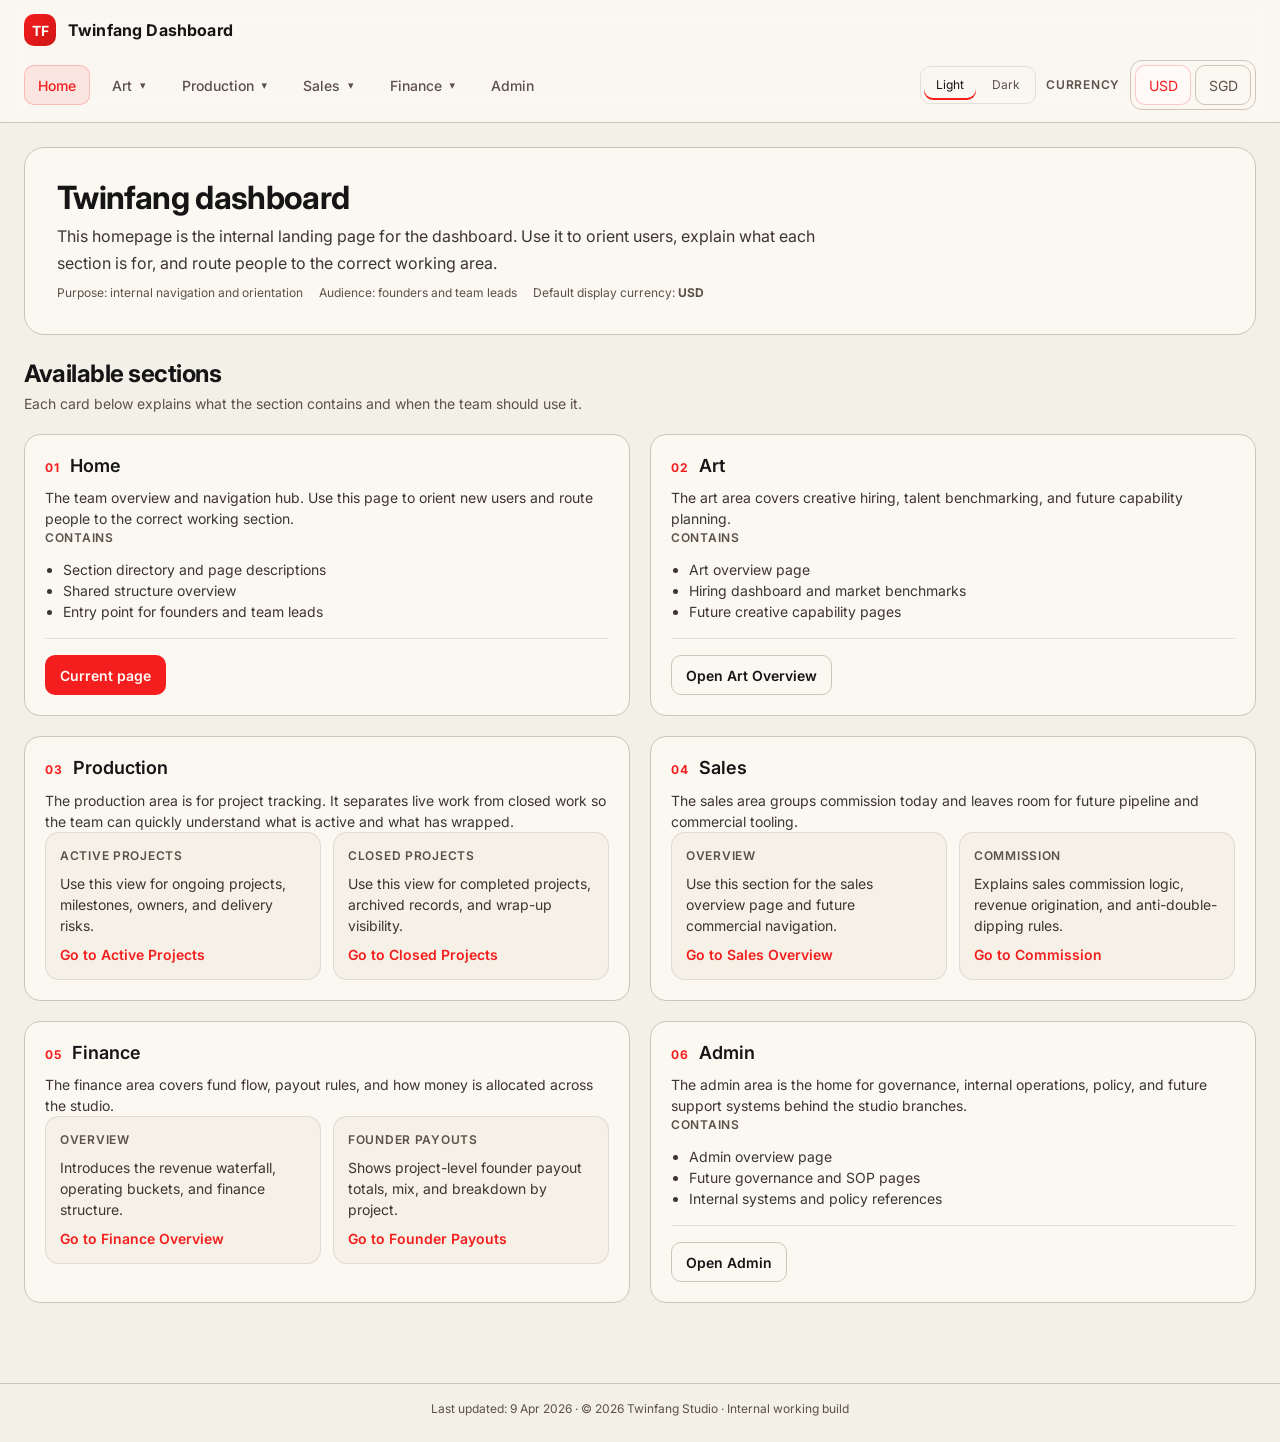
<file: index.html>
<!DOCTYPE html>

<html lang="en">
<head>
<meta charset="utf-8"/>
<meta content="width=device-width, initial-scale=1.0" name="viewport"/>
<title>Twinfang — Dashboard Home</title>
<meta content="Twinfang dashboard landing page with navigation to art, production, sales, finance, and admin sections." name="description"/>
<link href="https://fonts.googleapis.com" rel="preconnect"/>
<link crossorigin="" href="https://fonts.gstatic.com" rel="preconnect"/>
<link href="https://fonts.googleapis.com/css2?family=Inter:wght@400;500;600;700&amp;display=swap" rel="stylesheet"/>
<script src="./theme-init.js"></script>
<link href="./design-tokens.css" rel="stylesheet"/>
<link href="./layout.css" rel="stylesheet"/>
<link href="./components.css" rel="stylesheet"/>
</head>
<body>
<div class="app-shell">
<header class="site-header">
<div class="site-header-inner">
<a aria-label="Twinfang home" class="brand-lockup" href="./index.html">
<span class="nav-mark">TF</span>
<span class="brand-copy"><span class="brand-line">Twinfang Dashboard</span></span>
</a>
<nav aria-label="Primary" class="nav nav--sub">
<div class="nav-links nav-links--primary"><a class="nav-link is-active" href="./index.html">Home</a><div class="nav-dropdown"><a aria-haspopup="true" class="nav-link nav-link--dropdown" href="./art.html">Art</a><div aria-label="Art submenu" class="nav-dropdown-menu"><a class="nav-dropdown-link" href="./recruitment.html">Hiring Dashboard</a></div></div><div class="nav-dropdown"><a aria-haspopup="true" class="nav-link nav-link--dropdown" href="./production.html">Production</a><div aria-label="Production submenu" class="nav-dropdown-menu"><a class="nav-dropdown-link" href="./production-active.html">Active Projects</a><a class="nav-dropdown-link" href="./production-closed.html">Closed Projects</a></div></div><div class="nav-dropdown"><a aria-haspopup="true" class="nav-link nav-link--dropdown" href="./sales.html">Sales</a><div aria-label="Sales submenu" class="nav-dropdown-menu"><a class="nav-dropdown-link" href="./commission.html">Commission</a></div></div><div class="nav-dropdown"><a aria-haspopup="true" class="nav-link nav-link--dropdown" href="./finance.html">Finance</a><div aria-label="Finance submenu" class="nav-dropdown-menu"><a class="nav-dropdown-link" href="./founder-payouts.html">Founder Payouts</a><a class="nav-dropdown-link" href="./payout-logic.html">Payout Logic</a></div></div><a class="nav-link" href="./admin.html">Admin</a></div>
<div class="nav-utility">
<div aria-label="Theme display preference" class="theme-toggle">
<span class="theme-toggle-label">Theme</span>
<div aria-label="Theme selector" class="segmented" role="tablist">
<button aria-pressed="false" class="segmented-item" data-theme-option="light" type="button">Light</button>
<button aria-pressed="false" class="segmented-item" data-theme-option="dark" type="button">Dark</button>
</div>
</div>
<div aria-label="Currency display preference" class="currency-toggle">
<span class="currency-toggle-label">Currency</span>
<div aria-label="Currency selector" class="segmented" role="tablist">
<button aria-pressed="true" class="segmented-item is-active" data-currency-option="USD" type="button">USD</button>
<button aria-pressed="false" class="segmented-item" data-currency-option="SGD" type="button">SGD</button>
</div>
</div>
</div>
</nav>
</div>
</header>
<main class="page-wrap page-stack">
<header class="page-header hero-card hero-card--home">
<h1 class="page-title">Twinfang dashboard</h1>
<p class="page-subtitle">This homepage is the internal landing page for the dashboard. Use it to orient users, explain what each section is for, and route people to the correct working area.</p>
<div class="page-meta">
<span>Purpose: internal navigation and orientation</span>
<span>Audience: founders and team leads</span>
<span>Default display currency: <strong data-currency-display="">USD</strong></span>
</div>
</header>
<section aria-labelledby="home-menu-title" class="section-stack">
<div class="section-header">
<div>
<h2 class="section-title" id="home-menu-title">Available sections</h2>
<p class="section-subtitle">Each card below explains what the section contains and when the team should use it.</p>
</div>
</div>
<div class="grid grid-12">
<article class="card span-6 menu-card menu-card--primary">
<div class="menu-card-top menu-card-top--inline"><span class="menu-card-code">01</span><h3 class="card-title menu-card-title">Home</h3></div>
<p class="menu-card-copy">The team overview and navigation hub. Use this page to orient new users and route people to the correct working section.</p>
<div class="stack-12"><p class="menu-card-label">Contains</p><ul class="menu-list"><li>Section directory and page descriptions</li><li>Shared structure overview</li><li>Entry point for founders and team leads</li></ul></div>
<div class="card-footer"><a class="button button--primary" href="./index.html">Current page</a></div>
</article>
<article class="card span-6 menu-card">
<div class="menu-card-top menu-card-top--inline"><span class="menu-card-code">02</span><h3 class="card-title menu-card-title">Art</h3></div>
<p class="menu-card-copy">The art area covers creative hiring, talent benchmarking, and future capability planning.</p>
<div class="stack-12"><p class="menu-card-label">Contains</p><ul class="menu-list"><li>Art overview page</li><li>Hiring dashboard and market benchmarks</li><li>Future creative capability pages</li></ul></div>
<div class="card-footer"><a class="button button--secondary" href="./art.html">Open Art Overview</a></div>
</article>
<article class="card span-6 menu-card">
<div class="menu-card-top menu-card-top--inline"><span class="menu-card-code">03</span><h3 class="card-title menu-card-title">Production</h3></div>
<p class="menu-card-copy">The production area is for project tracking. It separates live work from closed work so the team can quickly understand what is active and what has wrapped.</p>
<div class="finance-subgrid">
<div class="mini-panel"><p class="menu-card-label">Active Projects</p><p class="m-0 soft">Use this view for ongoing projects, milestones, owners, and delivery risks.</p><a class="text-link" href="./production-active.html">Go to Active Projects</a></div>
<div class="mini-panel"><p class="menu-card-label">Closed Projects</p><p class="m-0 soft">Use this view for completed projects, archived records, and wrap-up visibility.</p><a class="text-link" href="./production-closed.html">Go to Closed Projects</a></div>
</div>
</article>
<article class="card span-6 menu-card">
<div class="menu-card-top menu-card-top--inline"><span class="menu-card-code">04</span><h3 class="card-title menu-card-title">Sales</h3></div>
<p class="menu-card-copy">The sales area groups commission today and leaves room for future pipeline and commercial tooling.</p>
<div class="finance-subgrid">
<div class="mini-panel"><p class="menu-card-label">Overview</p><p class="m-0 soft">Use this section for the sales overview page and future commercial navigation.</p><a class="text-link" href="./sales.html">Go to Sales Overview</a></div>
<div class="mini-panel"><p class="menu-card-label">Commission</p><p class="m-0 soft">Explains sales commission logic, revenue origination, and anti-double-dipping rules.</p><a class="text-link" href="./commission.html">Go to Commission</a></div>
</div>
</article>
<article class="card span-6 menu-card">
<div class="menu-card-top menu-card-top--inline"><span class="menu-card-code">05</span><h3 class="card-title menu-card-title">Finance</h3></div>
<p class="menu-card-copy">The finance area covers fund flow, payout rules, and how money is allocated across the studio.</p>
<div class="finance-subgrid">
<div class="mini-panel"><p class="menu-card-label">Overview</p><p class="m-0 soft">Introduces the revenue waterfall, operating buckets, and finance structure.</p><a class="text-link" href="./finance.html">Go to Finance Overview</a></div>
<div class="mini-panel"><p class="menu-card-label">Founder Payouts</p><p class="m-0 soft">Shows project-level founder payout totals, mix, and breakdown by project.</p><a class="text-link" href="./founder-payouts.html">Go to Founder Payouts</a></div>
</div>
</article>
<article class="card span-6 menu-card">
<div class="menu-card-top menu-card-top--inline"><span class="menu-card-code">06</span><h3 class="card-title menu-card-title">Admin</h3></div>
<p class="menu-card-copy">The admin area is the home for governance, internal operations, policy, and future support systems behind the studio branches.</p>
<div class="stack-12"><p class="menu-card-label">Contains</p><ul class="menu-list"><li>Admin overview page</li><li>Future governance and SOP pages</li><li>Internal systems and policy references</li></ul></div>
<div class="card-footer"><a class="button button--secondary" href="./admin.html">Open Admin</a></div>
</article>
</div>
</section>
</main>
</div>
<footer class="site-footer">
<div class="site-footer-inner">
<p class="site-footer-copy">Last updated: 9 Apr 2026 · © 2026 Twinfang Studio · Internal working build</p>
</div>
</footer>
<script src="./theme.js"></script>
<script src="./app.js"></script>
</body>
</html>
</file>
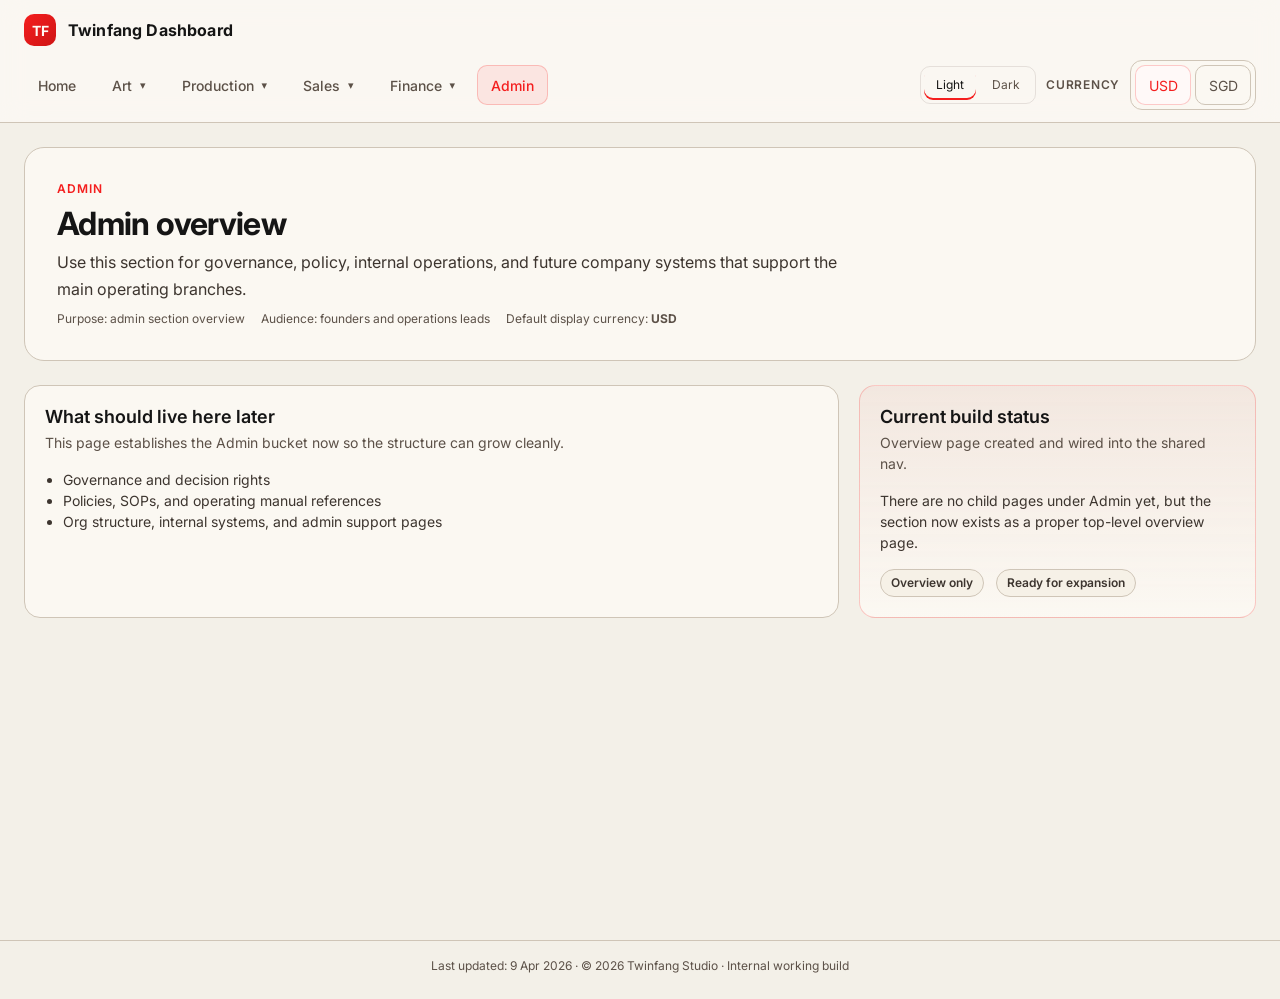
<file: admin.html>
<!DOCTYPE html>

<html lang="en">
<head>
<meta charset="utf-8"/>
<meta content="width=device-width, initial-scale=1.0" name="viewport"/>
<title>Twinfang — Admin</title>
<meta content="Twinfang admin overview covering governance, operations, and future internal systems pages." name="description"/>
<link href="https://fonts.googleapis.com" rel="preconnect"/>
<link crossorigin="" href="https://fonts.gstatic.com" rel="preconnect"/>
<link href="https://fonts.googleapis.com/css2?family=Inter:wght@400;500;600;700&amp;display=swap" rel="stylesheet"/>
<script src="./theme-init.js"></script>
<link href="./design-tokens.css" rel="stylesheet"/>
<link href="./layout.css" rel="stylesheet"/>
<link href="./components.css" rel="stylesheet"/>
</head>
<body>
<div class="app-shell">
<header class="site-header">
<div class="site-header-inner">
<a aria-label="Twinfang home" class="brand-lockup" href="./index.html">
<span class="nav-mark">TF</span>
<span class="brand-copy"><span class="brand-line">Twinfang Dashboard</span></span>
</a>
<nav aria-label="Primary" class="nav nav--sub">
<div class="nav-links nav-links--primary"><a class="nav-link" href="./index.html">Home</a><div class="nav-dropdown"><a aria-haspopup="true" class="nav-link nav-link--dropdown" href="./art.html">Art</a><div aria-label="Art submenu" class="nav-dropdown-menu"><a class="nav-dropdown-link" href="./recruitment.html">Hiring Dashboard</a></div></div><div class="nav-dropdown"><a aria-haspopup="true" class="nav-link nav-link--dropdown" href="./production.html">Production</a><div aria-label="Production submenu" class="nav-dropdown-menu"><a class="nav-dropdown-link" href="./production-active.html">Active Projects</a><a class="nav-dropdown-link" href="./production-closed.html">Closed Projects</a></div></div><div class="nav-dropdown"><a aria-haspopup="true" class="nav-link nav-link--dropdown" href="./sales.html">Sales</a><div aria-label="Sales submenu" class="nav-dropdown-menu"><a class="nav-dropdown-link" href="./commission.html">Commission</a></div></div><div class="nav-dropdown"><a aria-haspopup="true" class="nav-link nav-link--dropdown" href="./finance.html">Finance</a><div aria-label="Finance submenu" class="nav-dropdown-menu"><a class="nav-dropdown-link" href="./founder-payouts.html">Founder Payouts</a><a class="nav-dropdown-link" href="./payout-logic.html">Payout Logic</a></div></div><a class="nav-link is-active" href="./admin.html">Admin</a></div>
<div class="nav-utility">
<div aria-label="Theme display preference" class="theme-toggle">
<span class="theme-toggle-label">Theme</span>
<div aria-label="Theme selector" class="segmented" role="tablist">
<button aria-pressed="false" class="segmented-item" data-theme-option="light" type="button">Light</button>
<button aria-pressed="false" class="segmented-item" data-theme-option="dark" type="button">Dark</button>
</div>
</div>
<div aria-label="Currency display preference" class="currency-toggle">
<span class="currency-toggle-label">Currency</span>
<div aria-label="Currency selector" class="segmented" role="tablist">
<button aria-pressed="true" class="segmented-item is-active" data-currency-option="USD" type="button">USD</button>
<button aria-pressed="false" class="segmented-item" data-currency-option="SGD" type="button">SGD</button>
</div>
</div>
</div>
</nav>
</div>
</header>
<main class="page-wrap page-stack">
<header class="page-header hero-card">
<span class="page-eyebrow">Admin</span>
<h1 class="page-title">Admin overview</h1>
<p class="page-subtitle">Use this section for governance, policy, internal operations, and future company systems that support the main operating branches.</p>
<div class="page-meta">
<span>Purpose: admin section overview</span>
<span>Audience: founders and operations leads</span>
<span>Default display currency: <strong data-currency-display="">USD</strong></span>
</div>
</header>
<section class="grid grid-12">
<article class="card span-8">
<div class="card-header"><div><h2 class="card-title">What should live here later</h2><p class="card-subtitle">This page establishes the Admin bucket now so the structure can grow cleanly.</p></div></div>
<div class="card-body">
<ul class="menu-list">
<li>Governance and decision rights</li>
<li>Policies, SOPs, and operating manual references</li>
<li>Org structure, internal systems, and admin support pages</li>
</ul>
</div>
</article>
<article class="card span-4 card--callout">
<div class="card-header"><div><h2 class="card-title">Current build status</h2><p class="card-subtitle">Overview page created and wired into the shared nav.</p></div></div>
<div class="card-body stack-12">
<p class="m-0 soft">There are no child pages under Admin yet, but the section now exists as a proper top-level overview page.</p>
<div class="cluster"><span class="badge">Overview only</span><span class="badge">Ready for expansion</span></div>
</div>
</article>
</section>
</main>
</div>
<footer class="site-footer">
<div class="site-footer-inner">
<p class="site-footer-copy">Last updated: 9 Apr 2026 · © 2026 Twinfang Studio · Internal working build</p>
</div>
</footer>
<script src="./theme.js"></script>
<script src="./app.js"></script>
</body>
</html>
</file>
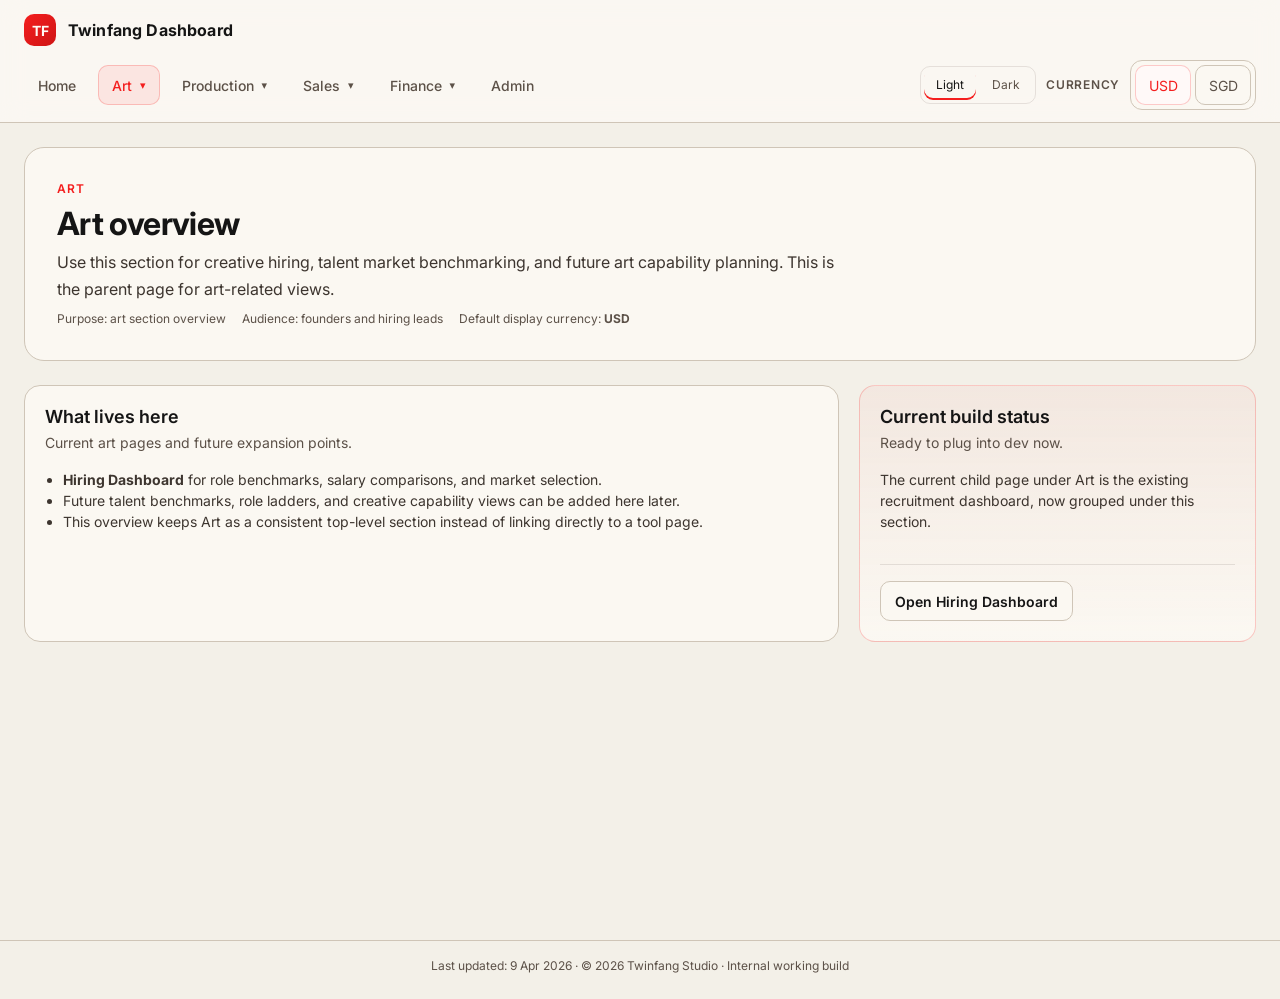
<file: art.html>
<!DOCTYPE html>

<html lang="en">
<head>
<meta charset="utf-8"/>
<meta content="width=device-width, initial-scale=1.0" name="viewport"/>
<title>Twinfang — Art</title>
<meta content="Twinfang art overview covering hiring, talent benchmarks, and creative capability planning." name="description"/>
<link href="https://fonts.googleapis.com" rel="preconnect"/>
<link crossorigin="" href="https://fonts.gstatic.com" rel="preconnect"/>
<link href="https://fonts.googleapis.com/css2?family=Inter:wght@400;500;600;700&amp;display=swap" rel="stylesheet"/>
<script src="./theme-init.js"></script>
<link href="./design-tokens.css" rel="stylesheet"/>
<link href="./layout.css" rel="stylesheet"/>
<link href="./components.css" rel="stylesheet"/>
</head>
<body>
<div class="app-shell">
<header class="site-header">
<div class="site-header-inner">
<a aria-label="Twinfang home" class="brand-lockup" href="./index.html">
<span class="nav-mark">TF</span>
<span class="brand-copy"><span class="brand-line">Twinfang Dashboard</span></span>
</a>
<nav aria-label="Primary" class="nav nav--sub">
<div class="nav-links nav-links--primary"><a class="nav-link" href="./index.html">Home</a><div class="nav-dropdown"><a aria-haspopup="true" class="nav-link is-active nav-link--dropdown" href="./art.html">Art</a><div aria-label="Art submenu" class="nav-dropdown-menu"><a class="nav-dropdown-link" href="./recruitment.html">Hiring Dashboard</a></div></div><div class="nav-dropdown"><a aria-haspopup="true" class="nav-link nav-link--dropdown" href="./production.html">Production</a><div aria-label="Production submenu" class="nav-dropdown-menu"><a class="nav-dropdown-link" href="./production-active.html">Active Projects</a><a class="nav-dropdown-link" href="./production-closed.html">Closed Projects</a></div></div><div class="nav-dropdown"><a aria-haspopup="true" class="nav-link nav-link--dropdown" href="./sales.html">Sales</a><div aria-label="Sales submenu" class="nav-dropdown-menu"><a class="nav-dropdown-link" href="./commission.html">Commission</a></div></div><div class="nav-dropdown"><a aria-haspopup="true" class="nav-link nav-link--dropdown" href="./finance.html">Finance</a><div aria-label="Finance submenu" class="nav-dropdown-menu"><a class="nav-dropdown-link" href="./founder-payouts.html">Founder Payouts</a><a class="nav-dropdown-link" href="./payout-logic.html">Payout Logic</a></div></div><a class="nav-link" href="./admin.html">Admin</a></div>
<div class="nav-utility">
<div aria-label="Theme display preference" class="theme-toggle">
<span class="theme-toggle-label">Theme</span>
<div aria-label="Theme selector" class="segmented" role="tablist">
<button aria-pressed="false" class="segmented-item" data-theme-option="light" type="button">Light</button>
<button aria-pressed="false" class="segmented-item" data-theme-option="dark" type="button">Dark</button>
</div>
</div>
<div aria-label="Currency display preference" class="currency-toggle">
<span class="currency-toggle-label">Currency</span>
<div aria-label="Currency selector" class="segmented" role="tablist">
<button aria-pressed="true" class="segmented-item is-active" data-currency-option="USD" type="button">USD</button>
<button aria-pressed="false" class="segmented-item" data-currency-option="SGD" type="button">SGD</button>
</div>
</div>
</div>
</nav>
</div>
</header>
<main class="page-wrap page-stack">
<header class="page-header hero-card">
<span class="page-eyebrow">Art</span>
<h1 class="page-title">Art overview</h1>
<p class="page-subtitle">Use this section for creative hiring, talent market benchmarking, and future art capability planning. This is the parent page for art-related views.</p>
<div class="page-meta">
<span>Purpose: art section overview</span>
<span>Audience: founders and hiring leads</span>
<span>Default display currency: <strong data-currency-display="">USD</strong></span>
</div>
</header>
<section class="grid grid-12">
<article class="card span-8">
<div class="card-header"><div><h2 class="card-title">What lives here</h2><p class="card-subtitle">Current art pages and future expansion points.</p></div></div>
<div class="card-body">
<ul class="menu-list">
<li><strong>Hiring Dashboard</strong> for role benchmarks, salary comparisons, and market selection.</li>
<li>Future talent benchmarks, role ladders, and creative capability views can be added here later.</li>
<li>This overview keeps Art as a consistent top-level section instead of linking directly to a tool page.</li>
</ul>
</div>
</article>
<article class="card span-4 card--callout">
<div class="card-header"><div><h2 class="card-title">Current build status</h2><p class="card-subtitle">Ready to plug into dev now.</p></div></div>
<div class="card-body stack-12">
<p class="m-0 soft">The current child page under Art is the existing recruitment dashboard, now grouped under this section.</p>
<div class="card-footer"><a class="button button--secondary" href="./recruitment.html">Open Hiring Dashboard</a></div>
</div>
</article>
</section>
</main>
</div>
<footer class="site-footer">
<div class="site-footer-inner">
<p class="site-footer-copy">Last updated: 9 Apr 2026 · © 2026 Twinfang Studio · Internal working build</p>
</div>
</footer>
<script src="./theme.js"></script>
<script src="./app.js"></script>
</body>
</html>
</file>
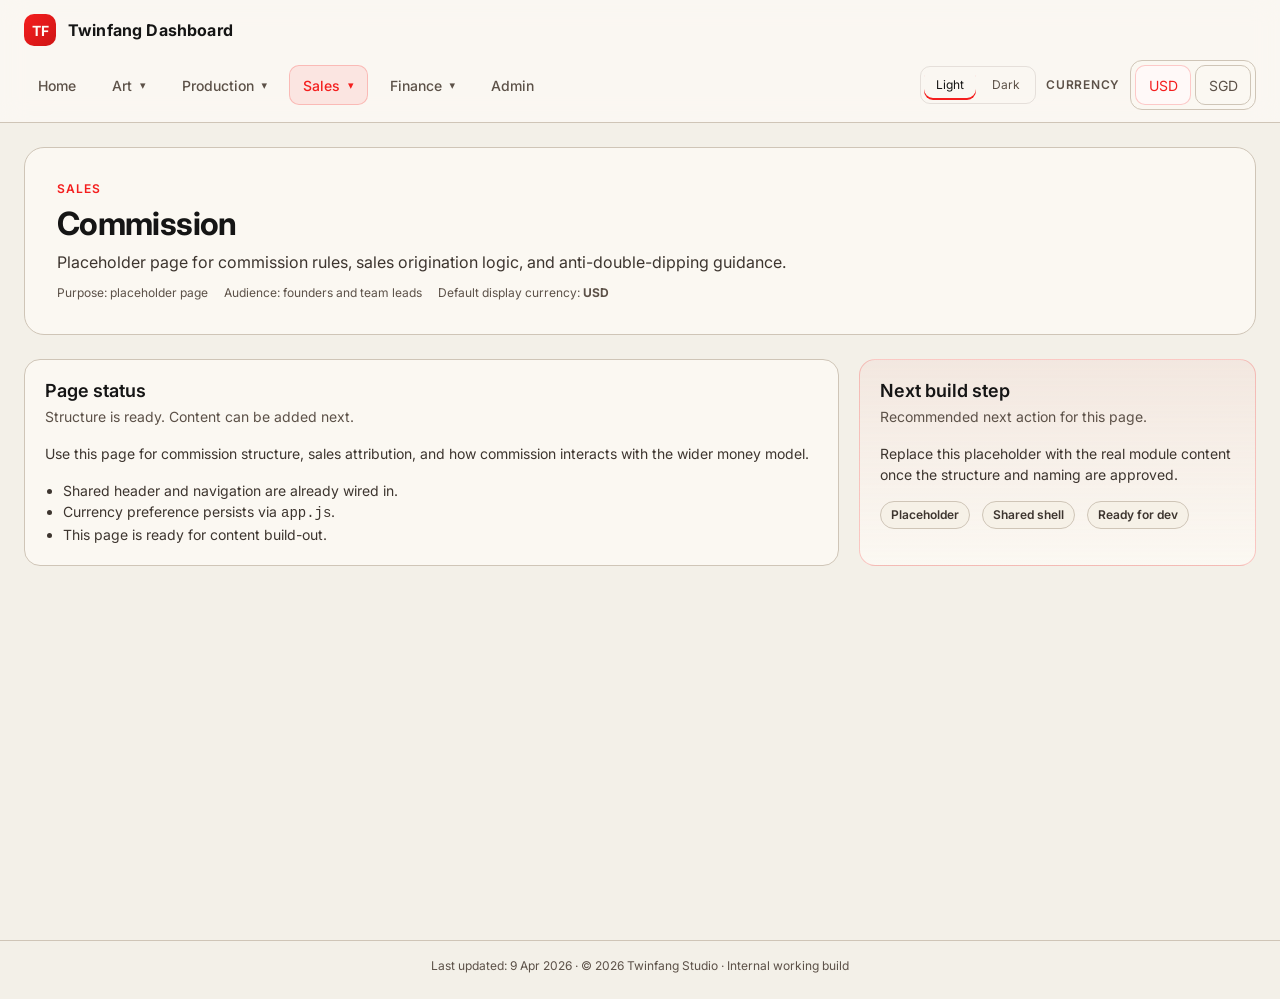
<file: commission.html>
<!DOCTYPE html>

<html lang="en">
<head>
<meta charset="utf-8"/>
<meta content="width=device-width, initial-scale=1.0" name="viewport"/>
<title>Twinfang — Sales Commission</title>
<meta content="Twinfang commission placeholder page." name="description"/>
<link href="https://fonts.googleapis.com" rel="preconnect"/>
<link crossorigin="" href="https://fonts.gstatic.com" rel="preconnect"/>
<link href="https://fonts.googleapis.com/css2?family=Inter:wght@400;500;600;700&amp;display=swap" rel="stylesheet"/>
<script src="./theme-init.js"></script>
<link href="./design-tokens.css" rel="stylesheet"/>
<link href="./layout.css" rel="stylesheet"/>
<link href="./components.css" rel="stylesheet"/>
</head>
<body>
<div class="app-shell">
<header class="site-header">
<div class="site-header-inner">
<a aria-label="Twinfang home" class="brand-lockup" href="./index.html">
<span class="nav-mark">TF</span>
<span class="brand-copy">
<span class="brand-line">Twinfang Dashboard</span>
</span>
</a>
<nav aria-label="Primary" class="nav nav--sub">
<div class="nav-links nav-links--primary"><a class="nav-link" href="./index.html">Home</a><div class="nav-dropdown"><a aria-haspopup="true" class="nav-link nav-link--dropdown" href="./art.html">Art</a><div aria-label="Art submenu" class="nav-dropdown-menu"><a class="nav-dropdown-link" href="./recruitment.html">Hiring Dashboard</a></div></div><div class="nav-dropdown"><a aria-haspopup="true" class="nav-link nav-link--dropdown" href="./production.html">Production</a><div aria-label="Production submenu" class="nav-dropdown-menu"><a class="nav-dropdown-link" href="./production-active.html">Active Projects</a><a class="nav-dropdown-link" href="./production-closed.html">Closed Projects</a></div></div><div class="nav-dropdown"><a aria-haspopup="true" class="nav-link is-active nav-link--dropdown" href="./sales.html">Sales</a><div aria-label="Sales submenu" class="nav-dropdown-menu"><a class="nav-dropdown-link is-active" href="./commission.html">Commission</a></div></div><div class="nav-dropdown"><a aria-haspopup="true" class="nav-link nav-link--dropdown" href="./finance.html">Finance</a><div aria-label="Finance submenu" class="nav-dropdown-menu"><a class="nav-dropdown-link" href="./founder-payouts.html">Founder Payouts</a><a class="nav-dropdown-link" href="./payout-logic.html">Payout Logic</a></div></div><a class="nav-link" href="./admin.html">Admin</a></div>
<div class="nav-utility">
<div aria-label="Theme display preference" class="theme-toggle">
<span class="theme-toggle-label">Theme</span>
<div aria-label="Theme selector" class="segmented" role="tablist">
<button aria-pressed="false" class="segmented-item" data-theme-option="light" type="button">Light</button>
<button aria-pressed="false" class="segmented-item" data-theme-option="dark" type="button">Dark</button>
</div>
</div>
<div aria-label="Currency display preference" class="currency-toggle">
<span class="currency-toggle-label">Currency</span>
<div aria-label="Currency selector" class="segmented" role="tablist">
<button aria-pressed="true" class="segmented-item is-active" data-currency-option="USD" type="button">USD</button>
<button aria-pressed="false" class="segmented-item" data-currency-option="SGD" type="button">SGD</button>
</div>
</div>
</div>
</nav>
</div>
</header>
<main class="page-wrap page-stack">
<header class="page-header hero-card">
<span class="page-eyebrow">Sales</span>
<h1 class="page-title">Commission</h1>
<p class="page-subtitle">Placeholder page for commission rules, sales origination logic, and anti-double-dipping guidance.</p>
<div class="page-meta">
<span>Purpose: placeholder page</span>
<span>Audience: founders and team leads</span>
<span>Default display currency: <strong data-currency-display="">USD</strong></span>
</div>
</header>
<section class="grid grid-12">
<article class="card span-8">
<div class="card-header">
<div>
<h2 class="card-title">Page status</h2>
<p class="card-subtitle">Structure is ready. Content can be added next.</p>
</div>
</div>
<div class="card-body">
<p class="m-0 soft">Use this page for commission structure, sales attribution, and how commission interacts with the wider money model.</p>
<ul class="menu-list">
<li>Shared header and navigation are already wired in.</li>
<li>Currency preference persists via <code>app.js</code>.</li>
<li>This page is ready for content build-out.</li>
</ul>
</div>
</article>
<article class="card span-4 card--callout">
<div class="card-header">
<div>
<h2 class="card-title">Next build step</h2>
<p class="card-subtitle">Recommended next action for this page.</p>
</div>
</div>
<div class="card-body">
<p class="m-0 soft">Replace this placeholder with the real module content once the structure and naming are approved.</p>
<div class="cluster">
<span class="badge">Placeholder</span>
<span class="badge">Shared shell</span>
<span class="badge">Ready for dev</span>
</div>
</div>
</article>
</section>
</main>
</div>
<footer class="site-footer">
<div class="site-footer-inner">
<p class="site-footer-copy">Last updated: 9 Apr 2026 · © 2026 Twinfang Studio · Internal working build</p>
</div>
</footer>
<script src="./theme.js"></script>
<script src="./app.js"></script>
</body>
</html>
</file>
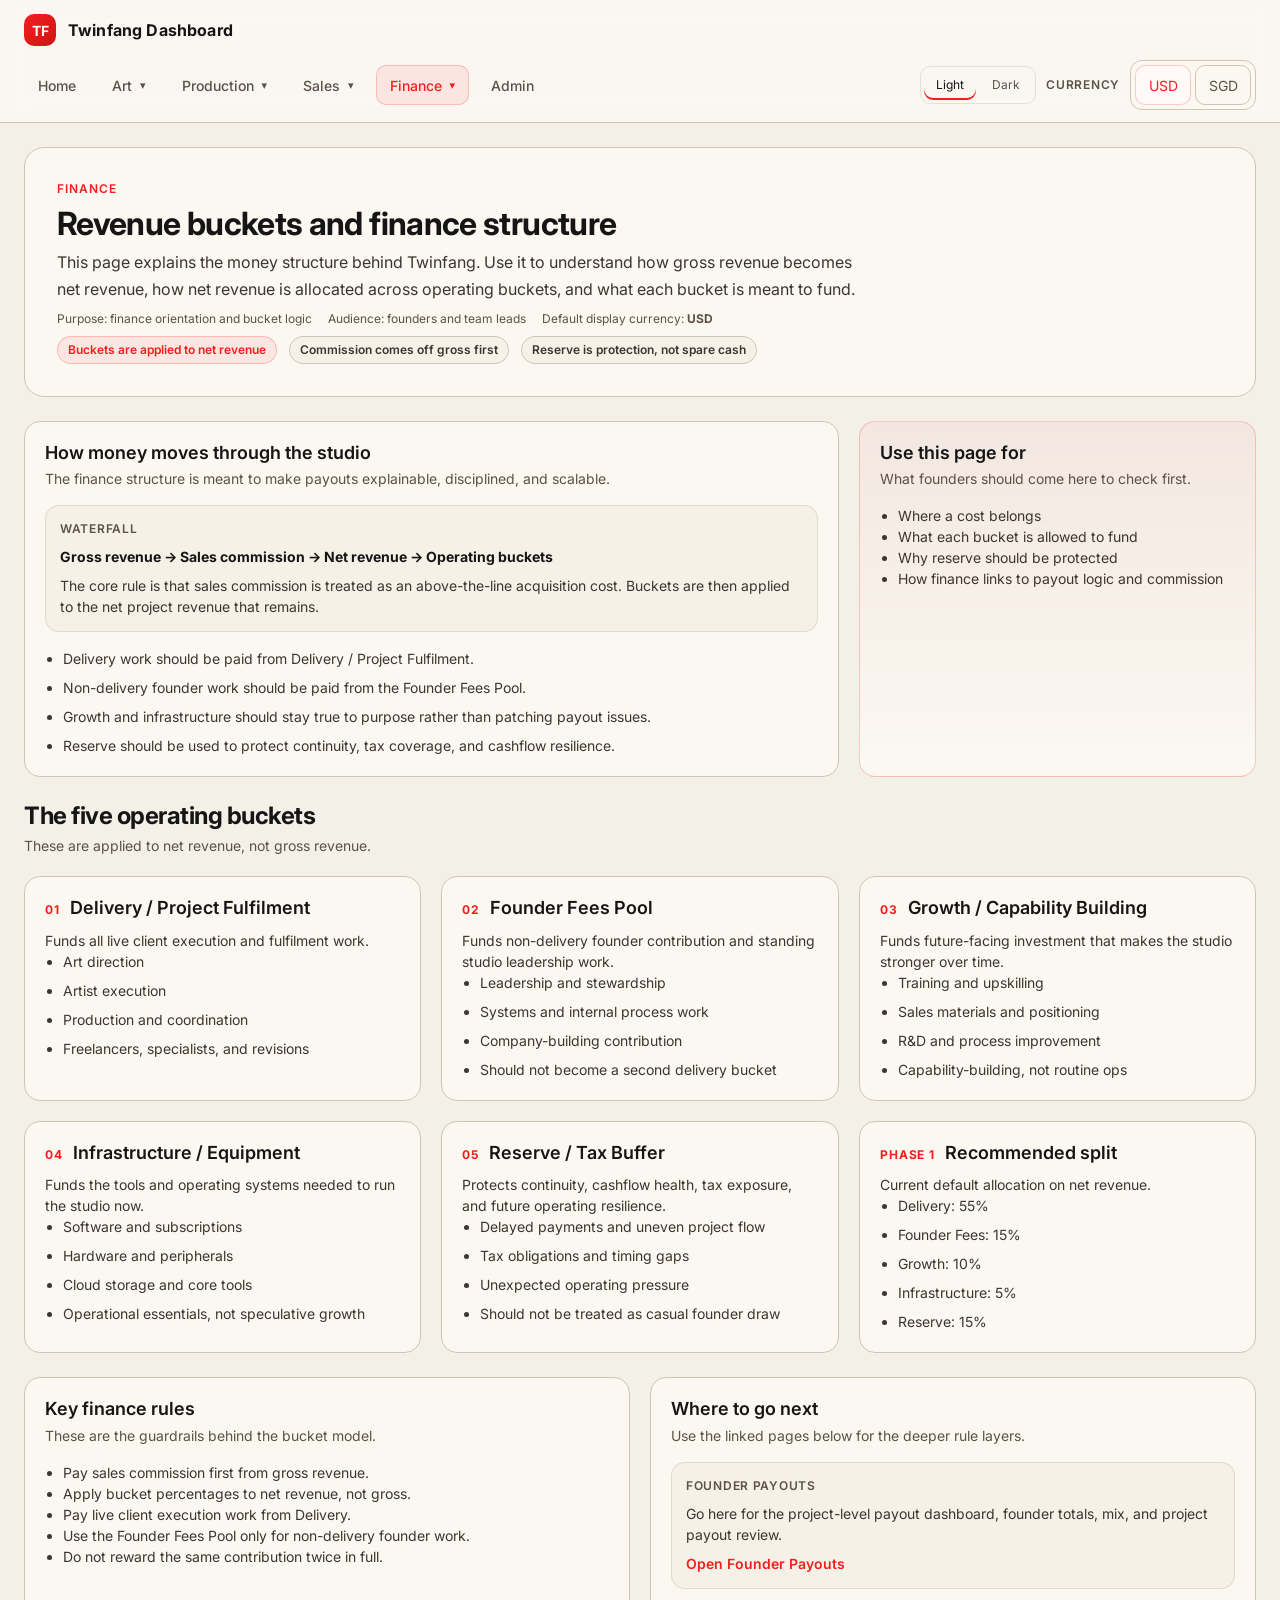
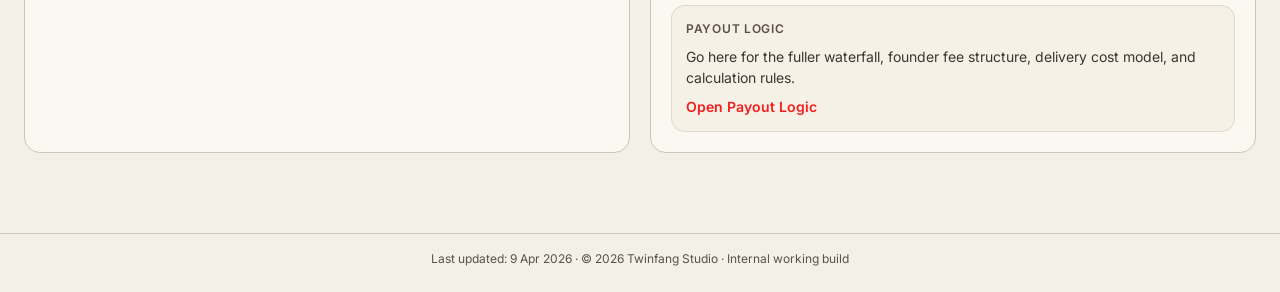
<file: finance.html>
<!DOCTYPE html>

<html lang="en">
<head>
<meta charset="utf-8"/>
<meta content="width=device-width, initial-scale=1.0" name="viewport"/>
<title>Twinfang — Finance</title>
<meta content="Twinfang finance overview covering the revenue waterfall, operating buckets, and how money moves through the studio." name="description"/>
<link href="https://fonts.googleapis.com" rel="preconnect"/>
<link crossorigin="" href="https://fonts.gstatic.com" rel="preconnect"/>
<link href="https://fonts.googleapis.com/css2?family=Inter:wght@400;500;600;700&amp;display=swap" rel="stylesheet"/>
<script src="./theme-init.js"></script>
<link href="./design-tokens.css" rel="stylesheet"/>
<link href="./layout.css" rel="stylesheet"/>
<link href="./components.css" rel="stylesheet"/>
</head>
<body>
<div class="app-shell">
<header class="site-header">
<div class="site-header-inner">
<a aria-label="Twinfang home" class="brand-lockup" href="./index.html">
<span class="nav-mark">TF</span>
<span class="brand-copy">
<span class="brand-line">Twinfang Dashboard</span>
</span>
</a>
<nav aria-label="Primary" class="nav nav--sub">
<div class="nav-links nav-links--primary"><a class="nav-link" href="./index.html">Home</a><div class="nav-dropdown"><a aria-haspopup="true" class="nav-link nav-link--dropdown" href="./art.html">Art</a><div aria-label="Art submenu" class="nav-dropdown-menu"><a class="nav-dropdown-link" href="./recruitment.html">Hiring Dashboard</a></div></div><div class="nav-dropdown"><a aria-haspopup="true" class="nav-link nav-link--dropdown" href="./production.html">Production</a><div aria-label="Production submenu" class="nav-dropdown-menu"><a class="nav-dropdown-link" href="./production-active.html">Active Projects</a><a class="nav-dropdown-link" href="./production-closed.html">Closed Projects</a></div></div><div class="nav-dropdown"><a aria-haspopup="true" class="nav-link nav-link--dropdown" href="./sales.html">Sales</a><div aria-label="Sales submenu" class="nav-dropdown-menu"><a class="nav-dropdown-link" href="./commission.html">Commission</a></div></div><div class="nav-dropdown"><a aria-haspopup="true" class="nav-link is-active nav-link--dropdown" href="./finance.html">Finance</a><div aria-label="Finance submenu" class="nav-dropdown-menu"><a class="nav-dropdown-link" href="./founder-payouts.html">Founder Payouts</a><a class="nav-dropdown-link" href="./payout-logic.html">Payout Logic</a></div></div><a class="nav-link" href="./admin.html">Admin</a></div>
<div class="nav-utility">
<div aria-label="Theme display preference" class="theme-toggle">
<span class="theme-toggle-label">Theme</span>
<div aria-label="Theme selector" class="segmented" role="tablist">
<button aria-pressed="false" class="segmented-item" data-theme-option="light" type="button">Light</button>
<button aria-pressed="false" class="segmented-item" data-theme-option="dark" type="button">Dark</button>
</div>
</div>
<div aria-label="Currency display preference" class="currency-toggle">
<span class="currency-toggle-label">Currency</span>
<div aria-label="Currency selector" class="segmented" role="tablist">
<button aria-pressed="true" class="segmented-item is-active" data-currency-option="USD" type="button">USD</button>
<button aria-pressed="false" class="segmented-item" data-currency-option="SGD" type="button">SGD</button>
</div>
</div>
</div>
</nav>
</div>
</header>
<main class="page-wrap page-stack">
<header class="page-header hero-card">
<span class="page-eyebrow">Finance</span>
<h1 class="page-title">Revenue buckets and finance structure</h1>
<p class="page-subtitle">
            This page explains the money structure behind Twinfang. Use it to understand how gross revenue becomes
            net revenue, how net revenue is allocated across operating buckets, and what each bucket is meant to fund.
          </p>
<div class="page-meta">
<span>Purpose: finance orientation and bucket logic</span>
<span>Audience: founders and team leads</span>
<span>Default display currency: <strong data-currency-display="">USD</strong></span>
</div>
<div class="cluster">
<span class="badge badge--accent">Buckets are applied to net revenue</span>
<span class="badge">Commission comes off gross first</span>
<span class="badge">Reserve is protection, not spare cash</span>
</div>
</header>
<section class="grid grid-12">
<article class="card span-8">
<div class="card-header">
<div>
<h2 class="card-title">How money moves through the studio</h2>
<p class="card-subtitle">The finance structure is meant to make payouts explainable, disciplined, and scalable.</p>
</div>
</div>
<div class="card-body stack-16">
<div class="mini-panel">
<p class="menu-card-label">Waterfall</p>
<p class="m-0"><strong>Gross revenue → Sales commission → Net revenue → Operating buckets</strong></p>
<p class="m-0 soft">
                  The core rule is that sales commission is treated as an above-the-line acquisition cost. Buckets are then
                  applied to the net project revenue that remains.
                </p>
</div>
<ul class="insight-list">
<li>Delivery work should be paid from Delivery / Project Fulfilment.</li>
<li>Non-delivery founder work should be paid from the Founder Fees Pool.</li>
<li>Growth and infrastructure should stay true to purpose rather than patching payout issues.</li>
<li>Reserve should be used to protect continuity, tax coverage, and cashflow resilience.</li>
</ul>
</div>
</article>
<article class="card span-4 card--callout">
<div class="card-header">
<div>
<h2 class="card-title">Use this page for</h2>
<p class="card-subtitle">What founders should come here to check first.</p>
</div>
</div>
<div class="card-body">
<ul class="menu-list">
<li>Where a cost belongs</li>
<li>What each bucket is allowed to fund</li>
<li>Why reserve should be protected</li>
<li>How finance links to payout logic and commission</li>
</ul>
</div>
</article>
</section>
<section aria-labelledby="bucket-model-title" class="section-stack">
<div class="section-header">
<div>
<h2 class="section-title" id="bucket-model-title">The five operating buckets</h2>
<p class="section-subtitle">These are applied to net revenue, not gross revenue.</p>
</div>
</div>
<div class="grid grid-12">
<article class="card span-4">
<div class="menu-card-top--inline">
<span class="menu-card-code">01</span>
<h3 class="card-title">Delivery / Project Fulfilment</h3>
</div>
<p class="menu-card-copy">Funds all live client execution and fulfilment work.</p>
<ul class="insight-list">
<li>Art direction</li>
<li>Artist execution</li>
<li>Production and coordination</li>
<li>Freelancers, specialists, and revisions</li>
</ul>
</article>
<article class="card span-4">
<div class="menu-card-top--inline">
<span class="menu-card-code">02</span>
<h3 class="card-title">Founder Fees Pool</h3>
</div>
<p class="menu-card-copy">Funds non-delivery founder contribution and standing studio leadership work.</p>
<ul class="insight-list">
<li>Leadership and stewardship</li>
<li>Systems and internal process work</li>
<li>Company-building contribution</li>
<li>Should not become a second delivery bucket</li>
</ul>
</article>
<article class="card span-4">
<div class="menu-card-top--inline">
<span class="menu-card-code">03</span>
<h3 class="card-title">Growth / Capability Building</h3>
</div>
<p class="menu-card-copy">Funds future-facing investment that makes the studio stronger over time.</p>
<ul class="insight-list">
<li>Training and upskilling</li>
<li>Sales materials and positioning</li>
<li>R&amp;D and process improvement</li>
<li>Capability-building, not routine ops</li>
</ul>
</article>
<article class="card span-4">
<div class="menu-card-top--inline">
<span class="menu-card-code">04</span>
<h3 class="card-title">Infrastructure / Equipment</h3>
</div>
<p class="menu-card-copy">Funds the tools and operating systems needed to run the studio now.</p>
<ul class="insight-list">
<li>Software and subscriptions</li>
<li>Hardware and peripherals</li>
<li>Cloud storage and core tools</li>
<li>Operational essentials, not speculative growth</li>
</ul>
</article>
<article class="card span-4">
<div class="menu-card-top--inline">
<span class="menu-card-code">05</span>
<h3 class="card-title">Reserve / Tax Buffer</h3>
</div>
<p class="menu-card-copy">Protects continuity, cashflow health, tax exposure, and future operating resilience.</p>
<ul class="insight-list">
<li>Delayed payments and uneven project flow</li>
<li>Tax obligations and timing gaps</li>
<li>Unexpected operating pressure</li>
<li>Should not be treated as casual founder draw</li>
</ul>
</article>
<article class="card span-4 card--raised">
<div class="menu-card-top--inline">
<span class="menu-card-code">Phase 1</span>
<h3 class="card-title">Recommended split</h3>
</div>
<p class="menu-card-copy">Current default allocation on net revenue.</p>
<ul class="insight-list">
<li>Delivery: 55%</li>
<li>Founder Fees: 15%</li>
<li>Growth: 10%</li>
<li>Infrastructure: 5%</li>
<li>Reserve: 15%</li>
</ul>
</article>
</div>
</section>
<section class="grid grid-12">
<article class="card span-6">
<div class="card-header">
<div>
<h2 class="card-title">Key finance rules</h2>
<p class="card-subtitle">These are the guardrails behind the bucket model.</p>
</div>
</div>
<div class="card-body">
<ul class="menu-list">
<li>Pay sales commission first from gross revenue.</li>
<li>Apply bucket percentages to net revenue, not gross.</li>
<li>Pay live client execution work from Delivery.</li>
<li>Use the Founder Fees Pool only for non-delivery founder work.</li>
<li>Do not reward the same contribution twice in full.</li>
</ul>
</div>
</article>
<article class="card span-6">
<div class="card-header">
<div>
<h2 class="card-title">Where to go next</h2>
<p class="card-subtitle">Use the linked pages below for the deeper rule layers.</p>
</div>
</div>
<div class="card-body stack-16">
<div class="mini-panel">
<p class="menu-card-label">Founder Payouts</p>
<p class="m-0 soft">Go here for the project-level payout dashboard, founder totals, mix, and project payout review.</p>
<a class="text-link" href="./founder-payouts.html">Open Founder Payouts</a>
</div>
<div class="mini-panel">
<p class="menu-card-label">Payout Logic</p>
<p class="m-0 soft">Go here for the fuller waterfall, founder fee structure, delivery cost model, and calculation rules.</p>
<a class="text-link" href="./payout-logic.html">Open Payout Logic</a>
</div>
</div>
</article>
</section>
</main>
</div>
<footer class="site-footer">
<div class="site-footer-inner">
<p class="site-footer-copy">Last updated: 9 Apr 2026 · © 2026 Twinfang Studio · Internal working build</p>
</div>
</footer>
<script src="./theme.js"></script>
<script src="./app.js"></script>
</body>
</html>
</file>
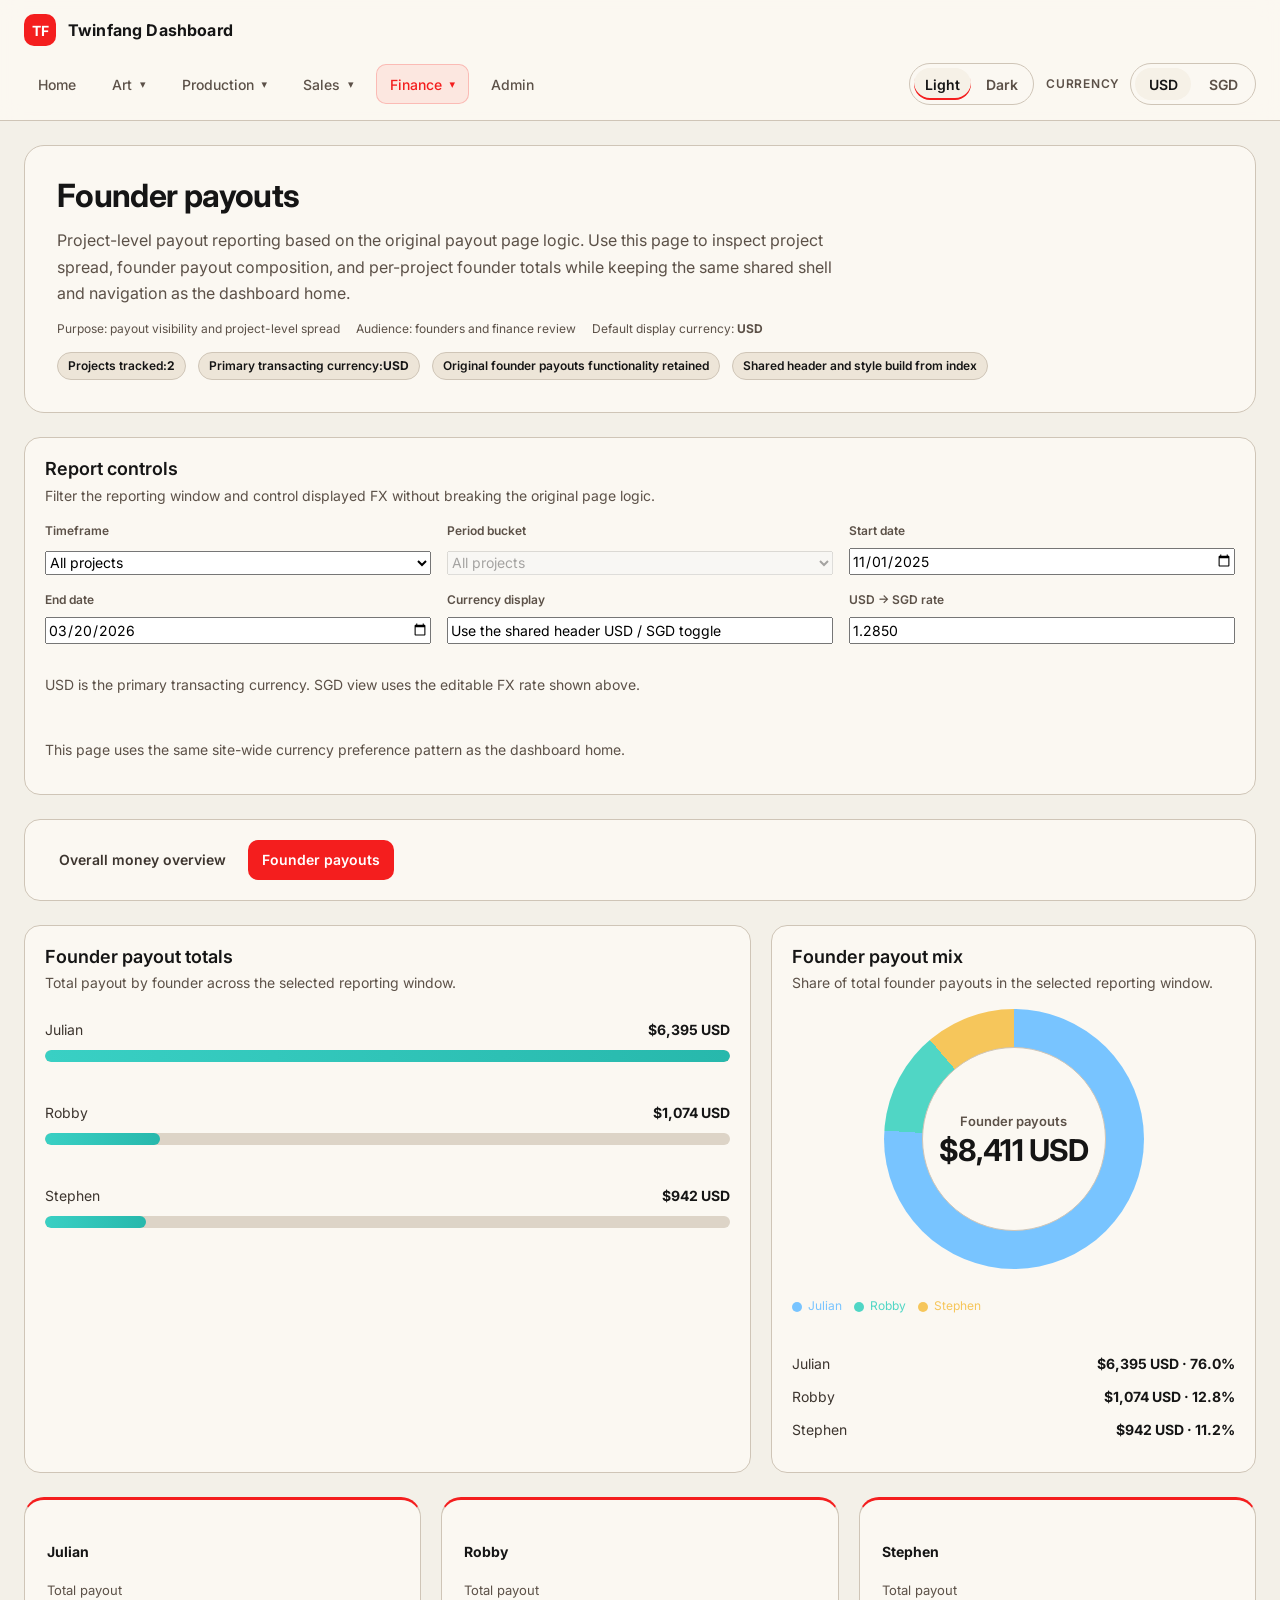
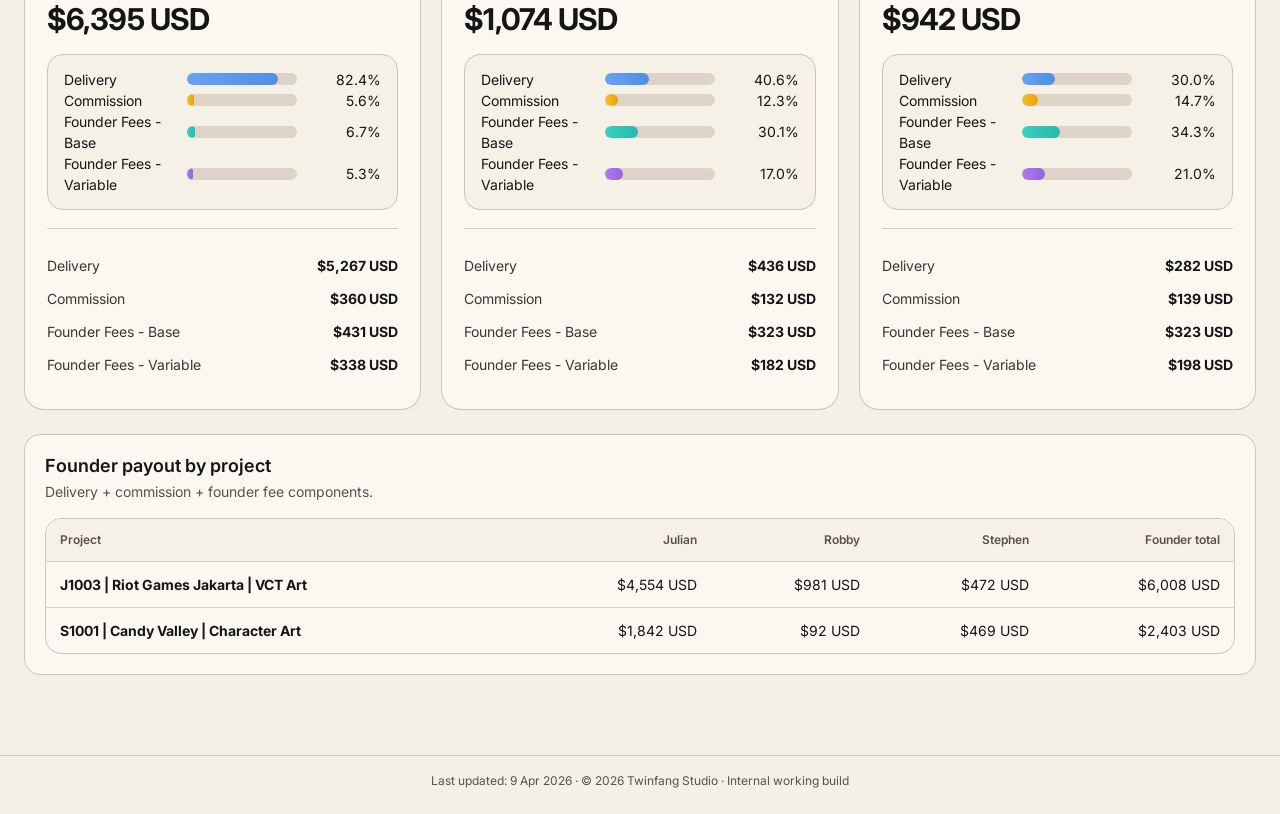
<file: founder-payouts.html>
<!DOCTYPE html>

<html lang="en">
<head>
<meta charset="utf-8"/>
<meta content="width=device-width, initial-scale=1.0" name="viewport"/>
<title>Twinfang — Payouts</title>
<meta content="Twinfang payouts dashboard showing project spread, founder payout totals, mix, and project-level founder breakdowns." name="description"/>
<meta content="light dark" name="color-scheme"/>

<link href="https://fonts.googleapis.com" rel="preconnect"/>
<link crossorigin="" href="https://fonts.gstatic.com" rel="preconnect"/>
<script src="./theme-init.js"></script><link href="https://fonts.googleapis.com/css2?family=Inter:wght@400;500;600;700&amp;display=swap" rel="stylesheet"/>
<link href="./design-tokens.css" rel="stylesheet"/>
<link href="./layout.css" rel="stylesheet"/>
<link href="./components.css" rel="stylesheet"/>
<style>
      :root {
        color-scheme: light;
        --bg: #f3f0e8;
        --surface: #fbf8f2;
        --surface-2: #e8e1d5;
        --surface-3: #ede5d8;
        --border: #cfc5b7;
        --border-strong: #b7ab9a;
        --text: #151515;
        --text-soft: #4f463f;
        --text-muted: #6a5f55;
        --text-inverse: #ffffff;
        --accent: #f41e1e;
        --accent-strong: #d61d1d;
        --accent-soft: #ffe2de;
        --accent-soft-2: rgba(244, 30, 30, 0.14);
        --accent-border: #f0b8b1;
        --shadow-1: 0 1px 0 rgba(21,21,21,0.03);
        --topbar-bg: rgba(251,248,242,0.94);
        --nav-hover: rgba(255,255,255,0.45);
        --table-head: #f6f1e7;
        --chip-bg: #ede5d8;
        --panel-subtle: #f7f2e8;
        --panel-soft: linear-gradient(180deg, rgba(255,255,255,0.65), rgba(244,240,232,0.8));
        --bar-track: #ddd4c7;
        --bar-delivery: linear-gradient(90deg, #68a2f2, #4f8fe7);
        --bar-commission: linear-gradient(90deg, #f5bc35, #f0a000);
        --bar-founder: linear-gradient(90deg, #39d0c4, #27b8ac);
        --bar-variable: linear-gradient(90deg, #b07cf2, #9362de);
      }

      :root[data-theme="dark"] {
        color-scheme: dark;
        --bg: #181512;
        --surface: #221e1b;
        --surface-2: #292420;
        --surface-3: #312b27;
        --border: #433a34;
        --border-strong: #564a42;
        --text: #f1ece4;
        --text-soft: #d3c6b7;
        --text-muted: #b2a596;
        --text-inverse: #ffffff;
        --accent: #f41e1e;
        --accent-strong: #d61d1d;
        --accent-soft: rgba(244, 30, 30, 0.08);
        --accent-soft-2: rgba(244, 30, 30, 0.15);
        --accent-border: rgba(244, 30, 30, 0.12);
        --shadow-1: none;
        --topbar-bg: rgba(34,30,27,0.94);
        --nav-hover: rgba(255,255,255,0.02);
        --table-head: rgba(255,255,255,0.015);
        --chip-bg: #312b27;
        --panel-subtle: #292420;
        --panel-soft: linear-gradient(180deg, rgba(255,255,255,0.02), rgba(255,255,255,0.01));
        --bar-track: #34405c;
        --bar-delivery: linear-gradient(90deg, #68a2f2, #4f8fe7);
        --bar-commission: linear-gradient(90deg, #f5bc35, #f0a000);
        --bar-founder: linear-gradient(90deg, #39d0c4, #27b8ac);
        --bar-variable: linear-gradient(90deg, #b07cf2, #9362de);
      }

      html, body { background: var(--bg); color: var(--text); }
      body { transition: background-color 180ms ease, color 180ms ease; }
      .site-header {
        background: var(--topbar-bg);
        border-bottom-color: var(--border);
        backdrop-filter: blur(10px);
      }
      .brand-line { color: var(--text); }
      .nav-mark {
        background: var(--accent);
        color: #fff;
      }
      .nav-link, .nav-dropdown-link { color: var(--text-muted); }
      .nav-link:hover, .nav-link:focus-visible,
      .nav-dropdown-link:hover, .nav-dropdown-link:focus-visible {
        color: var(--text);
        background: var(--nav-hover);
      }
      .nav-link.is-active, .nav-dropdown-link.is-active {
        color: var(--accent);
        background: var(--accent-soft);
        box-shadow: inset 0 0 0 1px var(--accent-border);
      }
      .nav-dropdown-menu {
        background: var(--surface);
        border-color: var(--border);
        box-shadow: var(--shadow-1);
      }
      .currency-toggle, .theme-toggle-shell { display:flex; align-items:center; gap:10px; }
      .currency-toggle-label, .sr-only {
        color: var(--text-muted);
        font-size: 12px;
        font-weight: 600;
        letter-spacing: .06em;
        text-transform: uppercase;
      }
      .sr-only {
        position:absolute; width:1px; height:1px; padding:0; margin:-1px; overflow:hidden; clip:rect(0,0,0,0); white-space:nowrap; border:0;
      }
      .nav-utility { display:flex; align-items:center; gap:12px; flex-wrap:wrap; }
      .segmented, .theme-toggle {
        display:inline-flex; align-items:center; gap:4px; padding:4px;
        border:1px solid var(--border); border-radius:999px; background: var(--surface);
      }
      .segmented-item, .theme-toggle__button {
        height: 32px; padding: 0 11px; border:0; border-radius:999px; background:transparent; color:var(--text-muted); font: inherit; font-weight:600; cursor:pointer;
      }
      .segmented-item.is-active, .theme-toggle__button[aria-pressed="true"] {
        background: var(--surface-2); color: var(--text);
      }
      .theme-toggle__button[aria-pressed="true"] {
        box-shadow: inset 0 -2px 0 var(--accent);
      }
      .card, .hero-card {
        background: var(--surface);
        border: 1px solid var(--border);
        box-shadow: var(--shadow-1);
      }
      .card--callout { background: var(--panel-soft); border-color: var(--accent-border); }
      .button { box-shadow:none; }
      .button--primary { background: var(--accent); color:#fff; }
      .button--ghost { background: transparent; color: var(--text-soft); }
      .page-title, .card-title, .project-title, .founder-card h4 { color: var(--text); }
      .page-subtitle, .card-subtitle, .muted, .section-note, .currency-footnote, .page-meta { color: var(--text-muted); }
      .badge, .pill, .chip { background: var(--chip-bg); color: var(--text); border: 1px solid var(--border); }
      .dashboard-stack { display: grid; gap: 24px; }
      .hero-card--payouts { display: grid; gap: 14px; }
      .controls-grid { display:grid; grid-template-columns: repeat(3, minmax(0,1fr)); gap: 16px; }
      .field { display:grid; gap: 8px; }
      .field label { font-size:12px; font-weight:600; color:var(--text-muted); }
      .field select, .field input { width:100%; }
      .tabs-inline { display:flex; flex-wrap:wrap; gap:8px; }
      .tab-btn { border:none; cursor:pointer; }
      .tab-btn.active { opacity:1; }
      .page { display:none; }
      .page.active { display:block; }
      .grid-2 { display:grid; grid-template-columns: minmax(0, 1.2fr) minmax(0, .8fr); gap: 20px; }
      .span-12 { grid-column: span 12; }
      .span-7 { grid-column: span 7; }
      .span-5 { grid-column: span 5; }
      .kpi-grid { display:grid; grid-template-columns: repeat(6, minmax(0,1fr)); gap: 16px; }
      .stack-list { display:grid; gap:12px; }
      .stack-row { display:grid; grid-template-columns: 190px minmax(0,1fr) 110px; gap:12px; align-items:center; }
      .bar { height: 12px; border-radius:999px; overflow:hidden; background: var(--bar-track); }
      .fill { height:100%; border-radius:999px; }
      .fill.delivery { background: var(--bar-delivery); }
      .fill.founder { background: var(--bar-founder); }
      .fill.growth { background: var(--bar-commission); }
      .fill.infra { background: var(--bar-variable); }
      .fill.reserve { background: linear-gradient(90deg, #7ecb71, #5cb757); }
      .table-shell {
        overflow:auto; border:1px solid var(--border); border-radius:16px; background: var(--surface); box-shadow:none;
      }
      table { width:100%; border-collapse:collapse; }
      th, td { padding:12px 14px; border-bottom:1px solid color-mix(in srgb, var(--border) 70%, transparent); text-align:left; vertical-align:middle; }
      th { font-size:12px; color:var(--text-muted); font-weight:600; background:var(--table-head); }
      td { color:var(--text); }
      tbody tr { cursor:pointer; }
      tbody tr:hover { background: color-mix(in srgb, var(--accent-soft) 45%, transparent); }
      tbody tr:last-child td { border-bottom:none; }
      .right { text-align:right; }
      .project-card { display:grid; gap:16px; }
      .project-head { display:flex; justify-content:space-between; align-items:flex-start; gap:16px; }
      .project-title { margin:4px 0 0; font-size:20px; line-height:1.15; letter-spacing:-0.02em; }
      .mini-grid { display:grid; grid-template-columns: repeat(4, minmax(0,1fr)); gap:12px; }
      .mini .label { font-size:11px; font-weight:600; color:var(--text-muted); text-transform:uppercase; letter-spacing:.03em; }
      .mini .value { font-size:16px; font-weight:700; margin-top:6px; letter-spacing:-0.02em; color:var(--text); }
      .metric-row { display:flex; justify-content:space-between; gap:16px; margin:10px 0; }
      .metric-row .name { color:var(--text-soft); }
      .legend { display:flex; gap:12px; flex-wrap:wrap; margin-top:12px; color:var(--text-muted); font-size:12px; }
      .legend span::before { content:""; display:inline-block; width:10px; height:10px; border-radius:999px; background: currentColor; margin-right:6px; vertical-align:middle; }
      .founder-grid { display:grid; grid-template-columns: repeat(3, minmax(0,1fr)); gap:20px; margin-top:24px; }
      .founder-projects-card { margin-top:24px; }
      .founder-card {
        background: var(--surface);
        border:1px solid var(--border);
        border-top: 3px solid var(--accent);
        border-radius:20px;
        box-shadow:none;
        padding:22px;
      }
      .founder-card .muted { color: var(--text-muted); font-size:13px; }
      .founder-card-stack { margin-top:18px; padding:14px 16px; border-radius:16px; background: var(--surface-2); border:1px solid var(--border); }
      .founder-card-breakdown { margin-top:18px; padding-top:14px; border-top:1px solid color-mix(in srgb, var(--border) 80%, transparent); }
      .founder-card-breakdown .metric-row { margin:12px 0; }
      .founder-card .stack-row { grid-template-columns: 1fr minmax(110px, 1fr) 70px; gap:14px; }
      .founder-card .bar { background: var(--bar-track); box-shadow:none; }
      .founder-card .metric-row strong { color:var(--text); }
      .big-total { font-size:30px; line-height:1.05; font-weight:700; letter-spacing:-0.03em; margin-top:4px; color: var(--text); }
      .donut-wrap { display:flex; justify-content:center; align-items:center; min-height:260px; }
      .empty { padding:24px; border:1px dashed var(--border-strong); border-radius:16px; color:var(--text-muted); background: var(--panel-subtle); }
      .donut-shell { position:relative; width:260px; height:260px; }
      .donut-ring { width:260px; height:260px; border-radius:50%; box-shadow:none; }
      .donut-center { position:absolute; inset:38px; border-radius:50%; background: var(--surface); border:1px solid var(--border); display:flex; align-items:center; justify-content:center; flex-direction:column; text-align:center; }
      .donut-label { color:var(--text-muted); font-size:13px; font-weight:600; }
      .donut-total { color:var(--text); text-shadow:none; }
      .founder-mix-breakdown .metric-row { margin: 12px 0; }
      .founder-projects-card .table-shell { background: var(--surface); border-color: var(--border); }
      .founder-projects-card th { background: var(--surface-2); color: var(--text-muted); }
      .founder-projects-card td { color: var(--text); }
      .founder-projects-card tbody tr:hover { background: color-mix(in srgb, var(--accent-soft) 45%, transparent); }
      .founder-projects-card td strong { color:var(--text); }
      @media (max-width: 1180px) {
        .controls-grid, .kpi-grid, .founder-grid, .grid-2 { grid-template-columns: 1fr; }
        .span-7, .span-5 { grid-column: span 12; }
      }
      @media (max-width: 900px) {
        .controls-grid { grid-template-columns: repeat(2, minmax(0,1fr)); }
        .mini-grid { grid-template-columns: repeat(2, minmax(0,1fr)); }
      }
      @media (max-width: 768px) {
        .nav { flex-direction: column; align-items: stretch; }
        .nav-utility { margin-left: 0; justify-content: flex-start; }
      }
      @media (max-width: 720px) {
        .controls-grid, .mini-grid, .kpi-grid { grid-template-columns: 1fr; }
        .stack-row { grid-template-columns: 1fr; }
      }
    </style>
</head>
<body>
<div class="app-shell">
<header class="site-header">
<div class="site-header-inner">
<a aria-label="Twinfang home" class="brand-lockup" href="./index.html">
<span class="nav-mark">TF</span>
<span class="brand-copy">
<span class="brand-line">Twinfang Dashboard</span>
</span>
</a>
<nav aria-label="Primary" class="nav nav--sub">
<div class="nav-links nav-links--primary"><a class="nav-link" href="./index.html">Home</a><div class="nav-dropdown"><a aria-haspopup="true" class="nav-link nav-link--dropdown" href="./art.html">Art</a><div aria-label="Art submenu" class="nav-dropdown-menu"><a class="nav-dropdown-link" href="./recruitment.html">Hiring Dashboard</a></div></div><div class="nav-dropdown"><a aria-haspopup="true" class="nav-link nav-link--dropdown" href="./production.html">Production</a><div aria-label="Production submenu" class="nav-dropdown-menu"><a class="nav-dropdown-link" href="./production-active.html">Active Projects</a><a class="nav-dropdown-link" href="./production-closed.html">Closed Projects</a></div></div><div class="nav-dropdown"><a aria-haspopup="true" class="nav-link nav-link--dropdown" href="./sales.html">Sales</a><div aria-label="Sales submenu" class="nav-dropdown-menu"><a class="nav-dropdown-link" href="./commission.html">Commission</a></div></div><div class="nav-dropdown"><a aria-haspopup="true" class="nav-link is-active nav-link--dropdown" href="./finance.html">Finance</a><div aria-label="Finance submenu" class="nav-dropdown-menu"><a class="nav-dropdown-link is-active" href="./founder-payouts.html">Founder Payouts</a><a class="nav-dropdown-link" href="./payout-logic.html">Payout Logic</a></div></div><a class="nav-link" href="./admin.html">Admin</a></div>
<div class="nav-utility">
<div class="theme-toggle-shell">
<span class="sr-only">Theme</span>
<div aria-label="Theme switcher" class="theme-toggle" role="group">
<button aria-pressed="false" class="theme-toggle__button" data-theme-option="light" type="button">Light</button>
<button aria-pressed="false" class="theme-toggle__button" data-theme-option="dark" type="button">Dark</button>
</div>
</div>
<div aria-label="Currency display preference" class="currency-toggle">
<span class="currency-toggle-label">Currency</span>
<div aria-label="Currency selector" class="segmented" role="tablist">
<button aria-pressed="true" class="segmented-item is-active" data-currency-option="USD" type="button">USD</button>
<button aria-pressed="false" class="segmented-item" data-currency-option="SGD" type="button">SGD</button>
</div>
</div>
</div>
</nav>
</div>
</header>
<main class="page-wrap page-stack dashboard-stack">
<header class="page-header hero-card hero-card--payouts">
<h1 class="page-title">Founder payouts</h1>
<p class="page-subtitle">
            Project-level payout reporting based on the original payout page logic. Use this page to inspect project spread,
            founder payout composition, and per-project founder totals while keeping the same shared shell and navigation as the dashboard home.
          </p>
<div class="page-meta">
<span>Purpose: payout visibility and project-level spread</span>
<span>Audience: founders and finance review</span>
<span>Default display currency: <strong data-currency-display="">USD</strong></span>
</div>
<div class="cluster">
<span class="badge">Projects tracked: <strong id="badgeProjects">-</strong></span>
<span class="badge">Primary transacting currency: <strong>USD</strong></span>
<span class="badge">Original founder payouts functionality retained</span>
<span class="badge">Shared header and style build from index</span>
</div>
</header>
<section class="card">
<div class="card-header">
<div>
<h2 class="card-title">Report controls</h2>
<p class="card-subtitle">Filter the reporting window and control displayed FX without breaking the original page logic.</p>
</div>
</div>
<div class="card-body stack-16">
<div class="controls-grid">
<div class="field">
<label for="timeframe">Timeframe</label>
<select id="timeframe">
<option selected="" value="all">All projects</option>
<option value="month">Month</option>
<option value="quarter">Quarter</option>
<option value="half">Half year</option>
<option value="year">Year</option>
</select>
</div>
<div class="field">
<label for="period">Period bucket</label>
<select id="period"></select>
</div>
<div class="field">
<label for="startDate">Start date</label>
<input id="startDate" type="date"/>
</div>
<div class="field">
<label for="endDate">End date</label>
<input id="endDate" type="date"/>
</div>
<div class="field">
<label>Currency display</label>
<input readonly="" type="text" value="Use the shared header USD / SGD toggle"/>
</div>
<div class="field">
<label for="fxRate">USD → SGD rate</label>
<input id="fxRate" step="0.0001" type="number" value="1.2850"/>
</div>
</div>
<p class="section-note">USD is the primary transacting currency. SGD view uses the editable FX rate shown above.</p>
<p class="currency-footnote">This page uses the same site-wide currency preference pattern as the dashboard home.</p>
</div>
</section>
<section class="card">
<div class="card-body">
<div class="tabs-inline">
<button class="tab-btn button button--ghost" data-page="overview">Overall money overview</button>
<button class="tab-btn button button--primary active" data-page="founders">Founder payouts</button>
</div>
</div>
</section>
<section class="page" id="page-overview">
<div class="kpi-grid" id="kpis"></div>
<div class="grid-2">
<article class="card">
<div class="card-header">
<div>
<h2 class="card-title">Projects over time</h2>
<p class="card-subtitle">Gross revenue, net revenue, and retained company funds by project.</p>
</div>
</div>
<div class="card-body" id="timelineChart"></div>
</article>
<article class="card">
<div class="card-header">
<div>
<h2 class="card-title">Bucket allocation mix</h2>
<p class="card-subtitle">Share of net project revenue across operating buckets.</p>
</div>
</div>
<div class="card-body" id="bucketMix"></div>
</article>
</div>
<div class="grid-2">
<article class="card">
<div class="card-header">
<div>
<h2 class="card-title">Project breakdown</h2>
<p class="card-subtitle">Click a project row to inspect the detailed payout structure.</p>
</div>
</div>
<div class="card-body">
<div class="table-shell">
<table>
<thead>
<tr>
<th>Project</th>
<th>Period</th>
<th class="right">Gross</th>
<th class="right">Net</th>
<th class="right">Founder pool</th>
<th class="right">Retained</th>
</tr>
</thead>
<tbody id="projectTable"></tbody>
</table>
</div>
</div>
</article>
<article class="card">
<div class="card-header">
<div>
<h2 class="card-title">Selected project snapshot</h2>
<p class="card-subtitle">Bucket flow, delivery split, and money destination breakdown.</p>
</div>
</div>
<div class="card-body">
<div class="empty" id="projectSnapshot">Select a project from the table to see its bucket flow, delivery split, and money destination breakdown.</div>
</div>
</article>
</div>
</section>
<section class="page active" id="page-founders">
<div class="grid-2">
<article class="card">
<div class="card-header">
<div>
<h2 class="card-title">Founder payout totals</h2>
<p class="card-subtitle">Total payout by founder across the selected reporting window.</p>
</div>
</div>
<div class="card-body" id="founderTotals"></div>
</article>
<article class="card">
<div class="card-header">
<div>
<h2 class="card-title">Founder payout mix</h2>
<p class="card-subtitle">Share of total founder payouts in the selected reporting window.</p>
</div>
</div>
<div class="card-body" id="founderMix"></div>
</article>
</div>
<div class="founder-grid" id="founderCards"></div>
<article class="card founder-projects-card">
<div class="card-header">
<div>
<h2 class="card-title">Founder payout by project</h2>
<p class="card-subtitle">Delivery + commission + founder fee components.</p>
</div>
</div>
<div class="card-body">
<div class="table-shell">
<table>
<thead>
<tr>
<th>Project</th>
<th class="right">Julian</th>
<th class="right">Robby</th>
<th class="right">Stephen</th>
<th class="right">Founder total</th>
</tr>
</thead>
<tbody id="founderProjectTable"></tbody>
</table>
</div>
</div>
</article>
</section>
</main>
</div>
<footer class="site-footer">
<div class="site-footer-inner">
<p class="site-footer-copy">Last updated: 9 Apr 2026 · © 2026 Twinfang Studio · Internal working build</p>
</div>
</footer>
<script src="./theme.js"></script><script src="./app.js"></script>
<script>
      window.tfGetCurrency = function () {
        return localStorage.getItem('twinfang_currency_preference') === 'SGD' ? 'SGD' : 'USD';
      };
      document.addEventListener('DOMContentLoaded', function () {
        document.querySelectorAll('[data-currency-option]').forEach(function (btn) {
          btn.addEventListener('click', function () {
            setTimeout(function () {
              window.dispatchEvent(new CustomEvent('tf-currency-change', { detail: window.tfGetCurrency() }));
            }, 0);
          });
        });
      });
    </script>
<script>
const rawProjects = [
  {
    "project": "J1003 | Riot Games Jakarta | VCT Art",
    "start": "2026-03-01",
    "end": "2026-03-20",
    "gross": 9000.0,
    "commission_rate": 0.05,
    "commission": 450.0,
    "net": 8550.0,
    "buckets": {
      "Delivery / Project Fulfilment": 4275.0,
      "Founders Fees Pool": 1282.5,
      "Company Growth / Org Building": 1282.5,
      "Infrastructure / Equipment": 684.0,
      "Reserve / Tax Buffer": 1026.0
    },
    "delivery_breakdown": {
      "Art": 2992.5,
      "Art Direction": 769.5,
      "Production Support": 513.0
    },
    "commissions": {
      "Julian": 256.0344827586207,
      "Robby": 131.89655172413794,
      "Stephen": 62.06896551724138
    },
    "founder_base": {
      "Julian": 307.8,
      "Robby": 230.85,
      "Stephen": 230.85
    },
    "founder_variable": {
      "Julian": 228.0,
      "Robby": 182.4,
      "Stephen": 102.6
    },
    "where": {
      "ART / VENDOR": 0.0,
      "JULIAN": 4553.834482758621,
      "ROBBY": 981.196551724138,
      "STEPHEN": 472.4689655172414,
      "TWINFANG": 2992.5
    },
    "surplus_ratio": 0.3325,
    "founder_totals": {
      "Julian": 4553.834482758621,
      "Robby": 981.196551724138,
      "Stephen": 472.4689655172414
    },
    "founder_components": {
      "Julian": {
        "Delivery": 3762.0,
        "Commission": 256.0344827586207,
        "Founder Fees - Base": 307.8,
        "Founder Fees - Variable": 228.0
      },
      "Robby": {
        "Delivery": 436.05,
        "Commission": 131.89655172413794,
        "Founder Fees - Base": 230.85,
        "Founder Fees - Variable": 182.4
      },
      "Stephen": {
        "Delivery": 76.95,
        "Commission": 62.06896551724138,
        "Founder Fees - Base": 230.85,
        "Founder Fees - Variable": 102.6
      }
    }
  },
  {
    "project": "S1001 | Candy Valley | Character Art",
    "start": "2025-11-01",
    "end": "2025-12-14",
    "gross": 3600.0,
    "commission_rate": 0.05,
    "commission": 180.0,
    "net": 3420.0,
    "buckets": {
      "Delivery / Project Fulfilment": 1710.0,
      "Founders Fees Pool": 513.0,
      "Company Growth / Org Building": 513.0,
      "Infrastructure / Equipment": 273.6,
      "Reserve / Tax Buffer": 410.4
    },
    "delivery_breakdown": {
      "Art": 1197.0,
      "Art Direction": 307.8,
      "Production Support": 205.2
    },
    "commissions": {
      "Julian": 103.5,
      "Robby": 0.0,
      "Stephen": 76.5
    },
    "founder_base": {
      "Julian": 123.12,
      "Robby": 92.34,
      "Stephen": 92.34
    },
    "founder_variable": {
      "Julian": 110.10731707317075,
      "Robby": 0.0,
      "Stephen": 95.09268292682927
    },
    "where": {
      "ART / VENDOR": 0.0,
      "JULIAN": 1841.5273170731707,
      "ROBBY": 92.34,
      "STEPHEN": 469.13268292682926,
      "TWINFANG": 1197.0
    },
    "surplus_ratio": 0.3325,
    "founder_totals": {
      "Julian": 1841.5273170731707,
      "Robby": 92.34,
      "Stephen": 469.13268292682926
    },
    "founder_components": {
      "Julian": {
        "Delivery": 1504.8,
        "Commission": 103.5,
        "Founder Fees - Base": 123.12,
        "Founder Fees - Variable": 110.10731707317075
      },
      "Robby": {
        "Delivery": 0,
        "Commission": 0.0,
        "Founder Fees - Base": 92.34,
        "Founder Fees - Variable": 0.0
      },
      "Stephen": {
        "Delivery": 205.2,
        "Commission": 76.5,
        "Founder Fees - Base": 92.34,
        "Founder Fees - Variable": 95.09268292682927
      }
    }
  }
];

    const els = {
      timeframe: document.getElementById('timeframe'),
      period: document.getElementById('period'),
      startDate: document.getElementById('startDate'),
      endDate: document.getElementById('endDate'),
      fxRate: document.getElementById('fxRate'),
      kpis: document.getElementById('kpis'),
      timelineChart: document.getElementById('timelineChart'),
      bucketMix: document.getElementById('bucketMix'),
      projectTable: document.getElementById('projectTable'),
      projectSnapshot: document.getElementById('projectSnapshot'),
      founderTotals: document.getElementById('founderTotals'),
      founderMix: document.getElementById('founderMix'),
      founderCards: document.getElementById('founderCards'),
      founderProjectTable: document.getElementById('founderProjectTable'),
      badgeProjects: document.getElementById('badgeProjects')
    };

    let selectedProject = null;

    const bucketOrder = [
      'Delivery / Project Fulfilment',
      'Founders Fees Pool',
      'Company Growth / Org Building',
      'Infrastructure / Equipment',
      'Reserve / Tax Buffer'
    ];

    const bucketClass = {
      'Delivery / Project Fulfilment': 'delivery',
      'Founders Fees Pool': 'founder',
      'Company Growth / Org Building': 'growth',
      'Infrastructure / Equipment': 'infra',
      'Reserve / Tax Buffer': 'reserve'
    };

    function currentFx() {
      const v = parseFloat(els.fxRate.value);
      return Number.isFinite(v) && v > 0 ? v : 1.285;
    }

    function currentCurrency() {
      const mode = (window.tfGetCurrency && window.tfGetCurrency()) || 'USD';
      return mode === 'SGD' ? 'SGD' : 'USD';
    }

    function fmtSingleMoney(n, currency) {
      const symbol = '$';
      const formatted = new Intl.NumberFormat('en-US', { maximumFractionDigits: 0 }).format(n);
      return `${symbol}${formatted} ${currency}`;
    }

    function fmtMoney(n) {
      const currency = currentCurrency();
      const value = currency === 'USD' ? n : n * currentFx();
      return `<span class="money-main-inline">${fmtSingleMoney(value, currency)}</span>`;
    }

    function fmtPct(n) {
      return (n * 100).toFixed(1) + '%';
    }

    function periodKey(p, timeframe) {
      const d = new Date(p.start);
      const y = d.getFullYear();
      const m = d.getMonth() + 1;
      if (timeframe === 'month') return `${y}-${String(m).padStart(2,'0')}`;
      if (timeframe === 'quarter') return `${y}-Q${Math.floor((m-1)/3)+1}`;
      if (timeframe === 'half') return `${y}-H${m <= 6 ? 1 : 2}`;
      return String(y);
    }

    function uniquePeriods(timeframe) {
      return [...new Set(rawProjects.map(p => periodKey(p, timeframe)))].sort();
    }

    function refreshPeriodOptions() {
      const tf = els.timeframe.value;
      const current = els.period.value;
      els.period.innerHTML = '';

      if (tf === 'all') {
        const opt = document.createElement('option');
        opt.value = 'all';
        opt.textContent = 'All projects';
        els.period.appendChild(opt);
        els.period.value = 'all';
        els.period.disabled = true;
      } else {
        const periods = uniquePeriods(tf);
        for (const p of periods) {
          const opt = document.createElement('option');
          opt.value = p;
          opt.textContent = p;
          els.period.appendChild(opt);
        }
        els.period.disabled = false;
        if (periods.includes(current)) els.period.value = current;
        else els.period.value = periods[periods.length - 1] || '';
      }
    }

    function filteredProjects() {
      const tf = els.timeframe.value;
      const startDate = els.startDate.value ? new Date(els.startDate.value + 'T00:00:00') : null;
      const endDate = els.endDate.value ? new Date(els.endDate.value + 'T23:59:59') : null;

      return rawProjects.filter(p => {
        const start = new Date(p.start + 'T00:00:00');
        const inRange = (!startDate || start >= startDate) && (!endDate || start <= endDate);
        if (!inRange) return false;
        if (tf === 'all') return true;
        return periodKey(p, tf) === els.period.value;
      });
    }

    function sumProjects(projects, pathFn) {
      return projects.reduce((acc, p) => acc + pathFn(p), 0);
    }

    function aggregateBuckets(projects) {
      const out = Object.fromEntries(bucketOrder.map(k => [k, 0]));
      projects.forEach(p => {
        bucketOrder.forEach(k => out[k] += p.buckets[k]);
      });
      return out;
    }

    function aggregateFounders(projects) {
      return {
        Julian: sumProjects(projects, p => p.founder_totals.Julian),
        Robby: sumProjects(projects, p => p.founder_totals.Robby),
        Stephen: sumProjects(projects, p => p.founder_totals.Stephen),
      };
    }

    function aggregateFounderComponents(projects, founder) {
      const out = {
        'Delivery': 0,
        'Commission': 0,
        'Founder Fees - Base': 0,
        'Founder Fees - Variable': 0
      };
      projects.forEach(p => {
        Object.keys(out).forEach(k => out[k] += p.founder_components[founder][k] || 0);
      });
      return out;
    }

    function renderKPIs(projects) {
      const gross = sumProjects(projects, p => p.gross);
      const net = sumProjects(projects, p => p.net);
      const retained = sumProjects(projects, p => p.where.TWINFANG);
      const founder = sumProjects(projects, p => p.buckets['Founders Fees Pool']);
      const delivery = sumProjects(projects, p => p.buckets['Delivery / Project Fulfilment']);
      const retainedMargin = gross ? retained / gross : 0;
      const cards = [
        ['Projects', String(projects.length), 'Projects in selected window'],
        ['Gross revenue', fmtMoney(gross), 'Top-line value'],
        ['Net revenue', fmtMoney(net), 'After commission'],
        ['Delivery bucket', fmtMoney(delivery), 'Project fulfilment'],
        ['Founder fee pool', fmtMoney(founder), 'Base + variable founder fees'],
        ['Retained company funds', fmtMoney(retained), `Operating surplus ${fmtPct(retainedMargin)}`]
      ];
      els.kpis.innerHTML = cards.map(([label, value, foot]) => `
        <div class="kpi">
          <div class="label">${label}</div>
          <div class="value">${value}</div>
          <div class="foot">${foot}</div>
        </div>
      `).join('');
      els.badgeProjects.textContent = projects.length;
    }

    function renderTimeline(projects) {
      if (!projects.length) {
        els.timelineChart.innerHTML = '<div class="empty">No projects in this period.</div>';
        return;
      }
      const max = Math.max(...projects.map(p => Math.max(p.gross, p.net, p.where.TWINFANG)));
      const rows = projects.map(p => {
        const grossW = (p.gross / max) * 100;
        const netW = (p.net / max) * 100;
        const retW = (p.where.TWINFANG / max) * 100;
        return `
          <div style="display:grid;gap:8px;margin-bottom:16px;">
            <div style="display:flex;justify-content:space-between;gap:10px;flex-wrap:wrap;">
              <strong>${p.project}</strong>
              <span class="pill">${p.start} to ${p.end}</span>
            </div>
            <div>
              <div class="metric-row"><span class="name">Gross revenue</span><strong>${fmtMoney(p.gross)}</strong></div>
              <div class="bar"><div class="fill delivery" style="width:${grossW}%"></div></div>
            </div>
            <div>
              <div class="metric-row"><span class="name">Net revenue</span><strong>${fmtMoney(p.net)}</strong></div>
              <div class="bar"><div class="fill founder" style="width:${netW}%"></div></div>
            </div>
            <div>
              <div class="metric-row"><span class="name">Retained company funds</span><strong>${fmtMoney(p.where.TWINFANG)}</strong></div>
              <div class="bar"><div class="fill reserve" style="width:${retW}%"></div></div>
            </div>
          </div>
        `;
      }).join('');
      els.timelineChart.innerHTML = rows;
    }

    function renderBucketMix(projects) {
      const buckets = aggregateBuckets(projects);
      const total = Object.values(buckets).reduce((a,b)=>a+b,0);
      if (!total) {
        els.bucketMix.innerHTML = '<div class="empty">No bucket data in this period.</div>';
        return;
      }
      els.bucketMix.innerHTML = `
        <div class="stack-list">
          ${bucketOrder.map(k => `
              <div class="stack-row">
                <div>${k}</div>
                <div class="bar"><div class="fill ${bucketClass[k]}" style="width:${(buckets[k]/total)*100}%"></div></div>
                <div class="right">${fmtMoney(buckets[k])}</div>
              </div>
            `).join('')}
        </div>
        <div class="legend">
          <span style="color:#7cc7ff;">Delivery</span>
          <span style="color:#98f5e1;">Founder fees</span>
          <span style="color:#ffcf70;">Growth</span>
          <span style="color:#f3a6ff;">Infrastructure</span>
          <span style="color:#8be28b;">Reserve</span>
        </div>
      `;
    }

    function renderProjectTable(projects) {
      if (!projects.length) {
        els.projectTable.innerHTML = '<tr><td colspan="6"><div class="empty">No projects in this period.</div></td></tr>';
        return;
      }
      els.projectTable.innerHTML = projects.map(p => `
        <tr data-project="${p.project}">
          <td><strong>${p.project}</strong></td>
          <td>${p.start}</td>
          <td class="right">${fmtMoney(p.gross)}</td>
          <td class="right">${fmtMoney(p.net)}</td>
          <td class="right">${fmtMoney(p.buckets['Founders Fees Pool'])}</td>
          <td class="right">${fmtMoney(p.where.TWINFANG)}</td>
        </tr>
      `).join('');
      [...els.projectTable.querySelectorAll('tr[data-project]')].forEach(row => {
        row.addEventListener('click', () => {
          selectedProject = rawProjects.find(p => p.project === row.dataset.project);
          renderProjectSnapshot();
        });
      });
      if (!selectedProject || !projects.some(p => p.project === selectedProject.project)) {
        selectedProject = projects[0];
      }
      renderProjectSnapshot();
    }

    function renderProjectSnapshot() {
      const p = selectedProject;
      if (!p) {
        els.projectSnapshot.innerHTML = '<div class="empty">No project selected.</div>';
        return;
      }
      const moneyRows = Object.entries(p.where).map(([k,v]) => `
        <div class="metric-row"><span class="name">${k}</span><strong>${fmtMoney(v)}</strong></div>
      `).join('');
      const bucketRows = bucketOrder.map(k => `
        <div class="stack-row">
          <div>${k}</div>
          <div class="bar"><div class="fill ${bucketClass[k]}" style="width:${(p.buckets[k]/p.net)*100}%"></div></div>
          <div class="right">${fmtMoney(p.buckets[k])}</div>
        </div>
      `).join('');
      const deliveryRows = Object.entries(p.delivery_breakdown).map(([k,v]) => `
        <div class="metric-row"><span class="name">${k}</span><strong>${fmtMoney(v)}</strong></div>
      `).join('');
      els.projectSnapshot.innerHTML = `
        <div class="project-card">
          <div class="project-head">
            <div>
              <div class="pill">${p.start} to ${p.end}</div>
              <h4 class="project-title">${p.project}</h4>
            </div>
            <div class="right">
              <div class="muted">Operating surplus</div>
              <strong>${fmtPct(p.surplus_ratio)}</strong>
            </div>
          </div>
          <div class="mini-grid">
            <div class="mini"><div class="label">Gross</div><div class="value">${fmtMoney(p.gross)}</div></div>
            <div class="mini"><div class="label">Commission</div><div class="value">${fmtMoney(p.commission)}</div></div>
            <div class="mini"><div class="label">Net</div><div class="value">${fmtMoney(p.net)}</div></div>
            <div class="mini"><div class="label">Retained</div><div class="value">${fmtMoney(p.where.TWINFANG)}</div></div>
          </div>
          <div>
            <h3 style="margin:0 0 10px;">Bucket flow</h3>
            <div class="stack-list">${bucketRows}</div>
          </div>
          <div class="grid-2" style="margin:0;">
            <div>
              <h3 style="margin:0 0 10px;">Delivery split</h3>
              ${deliveryRows}
            </div>
            <div>
              <h3 style="margin:0 0 10px;">Where the money goes</h3>
              ${moneyRows}
            </div>
          </div>
        </div>
      `;
    }

    function renderFounderTotals(projects) {
      const totals = aggregateFounders(projects);
      const max = Math.max(...Object.values(totals), 1);
      els.founderTotals.innerHTML = Object.entries(totals).map(([name, value]) => `
        <div style="margin-bottom:14px;">
          <div class="metric-row"><span class="name">${name}</span><strong>${fmtMoney(value)}</strong></div>
          <div class="bar"><div class="fill founder" style="width:${(value/max)*100}%"></div></div>
        </div>
      `).join('');
    }

    function renderFounderMix(projects) {
      const totals = aggregateFounders(projects);
      const total = Object.values(totals).reduce((a,b)=>a+b,0);
      if (!total) {
        els.founderMix.innerHTML = '<div class="empty">No founder payout data in this period.</div>';
        return;
      }
      const colors = {Julian:'#78c4ff', Robby:'#50d6c5', Stephen:'#f6c65b'};
      const segments = [];
      let start = 0;
      for (const [name, value] of Object.entries(totals)) {
        const pct = value / total;
        const end = start + pct * 100;
        segments.push(`${colors[name]} ${start}% ${end}%`);
        start = end;
      }
      els.founderMix.innerHTML = `
        <div class="donut-wrap">
          <div class="donut-shell">
            <div class="donut-ring" style="background:conic-gradient(${segments.join(', ')});"></div>
            <div class="donut-center">
              <div class="donut-label">Founder payouts</div>
              <div class="big-total donut-total">${fmtMoney(total)}</div>
            </div>
          </div>
        </div>
        <div class="legend">
          <span style="color:#78c4ff;">Julian</span>
          <span style="color:#50d6c5;">Robby</span>
          <span style="color:#f6c65b;">Stephen</span>
        </div>
        <div class="founder-mix-breakdown" style="margin-top:10px;">
          ${Object.entries(totals).map(([name, value]) => `
              <div class="metric-row"><span class="name">${name}</span><strong>${fmtMoney(value)} · ${fmtPct(value/total)}</strong></div>
            `).join('')}
        </div>
      `;
    }

    function renderFounderCards(projects) {
      const founders = ['Julian','Robby','Stephen'];
      els.founderCards.innerHTML = founders.map(name => {
        const c = aggregateFounderComponents(projects, name);
        const total = Object.values(c).reduce((a,b)=>a+b,0);
        const rows = Object.entries(c).map(([k,v]) => `
          <div class="metric-row"><span class="name">${k}</span><strong>${fmtMoney(v)}</strong></div>
        `).join('');
        const stack = Object.entries(c).map(([k,v]) => `
          <div class="stack-row">
            <div>${k}</div>
            <div class="bar"><div class="fill ${
              k==='Delivery' ? 'delivery' :
              k==='Commission' ? 'growth' :
              k==='Founder Fees - Base' ? 'founder' : 'infra'
            }" style="width:${total ? (v/total)*100 : 0}%"></div></div>
            <div class="right">${fmtPct(total ? v/total : 0)}</div>
          </div>
        `).join('');
        return `
          <div class="founder-card">
            <h4>${name}</h4>
            <div class="muted">Total payout</div>
            <div class="big-total">${fmtMoney(total)}</div>
            <div class="founder-card-stack">${stack}</div>
            <div class="founder-card-breakdown">${rows}</div>
          </div>
        `;
      }).join('');
    }

    function renderFounderProjectTable(projects) {
      if (!projects.length) {
        els.founderProjectTable.innerHTML = '<tr><td colspan="5"><div class="empty">No projects in this period.</div></td></tr>';
        return;
      }
      els.founderProjectTable.innerHTML = projects.map(p => {
        const total = p.founder_totals.Julian + p.founder_totals.Robby + p.founder_totals.Stephen;
        return `
          <tr>
            <td><strong>${p.project}</strong></td>
            <td class="right">${fmtMoney(p.founder_totals.Julian)}</td>
            <td class="right">${fmtMoney(p.founder_totals.Robby)}</td>
            <td class="right">${fmtMoney(p.founder_totals.Stephen)}</td>
            <td class="right">${fmtMoney(total)}</td>
          </tr>
        `;
      }).join('');
    }

    function renderAll() {
      const projects = filteredProjects();
      renderKPIs(projects);
      renderTimeline(projects);
      renderBucketMix(projects);
      renderProjectTable(projects);
      renderFounderTotals(projects);
      renderFounderMix(projects);
      renderFounderCards(projects);
      renderFounderProjectTable(projects);
    }

    document.querySelectorAll('.tab-btn').forEach(btn => {
      btn.addEventListener('click', () => {
        document.querySelectorAll('.tab-btn').forEach(b => b.classList.remove('active'));
        btn.classList.add('active');
        const page = btn.dataset.page;
        document.querySelectorAll('.page').forEach(p => p.classList.remove('active'));
        document.getElementById('page-' + page).classList.add('active');
      });
    });

    [els.timeframe, els.period, els.startDate, els.endDate, els.fxRate].forEach(el => {
      el.addEventListener('input', () => {
        if (el === els.timeframe) refreshPeriodOptions();
        renderAll();
      });
      el.addEventListener('change', () => {
        if (el === els.timeframe) refreshPeriodOptions();
        renderAll();
      });
    });

    const starts = rawProjects.map(p => p.start).sort();
    const ends = rawProjects.map(p => p.end).sort();
    els.startDate.value = starts[0] || '';
    els.endDate.value = ends[ends.length - 1] || '';
    refreshPeriodOptions();
    window.addEventListener('tf-currency-change', renderAll);
    renderAll();
  
    </script>
 </body>
</html>
</file>
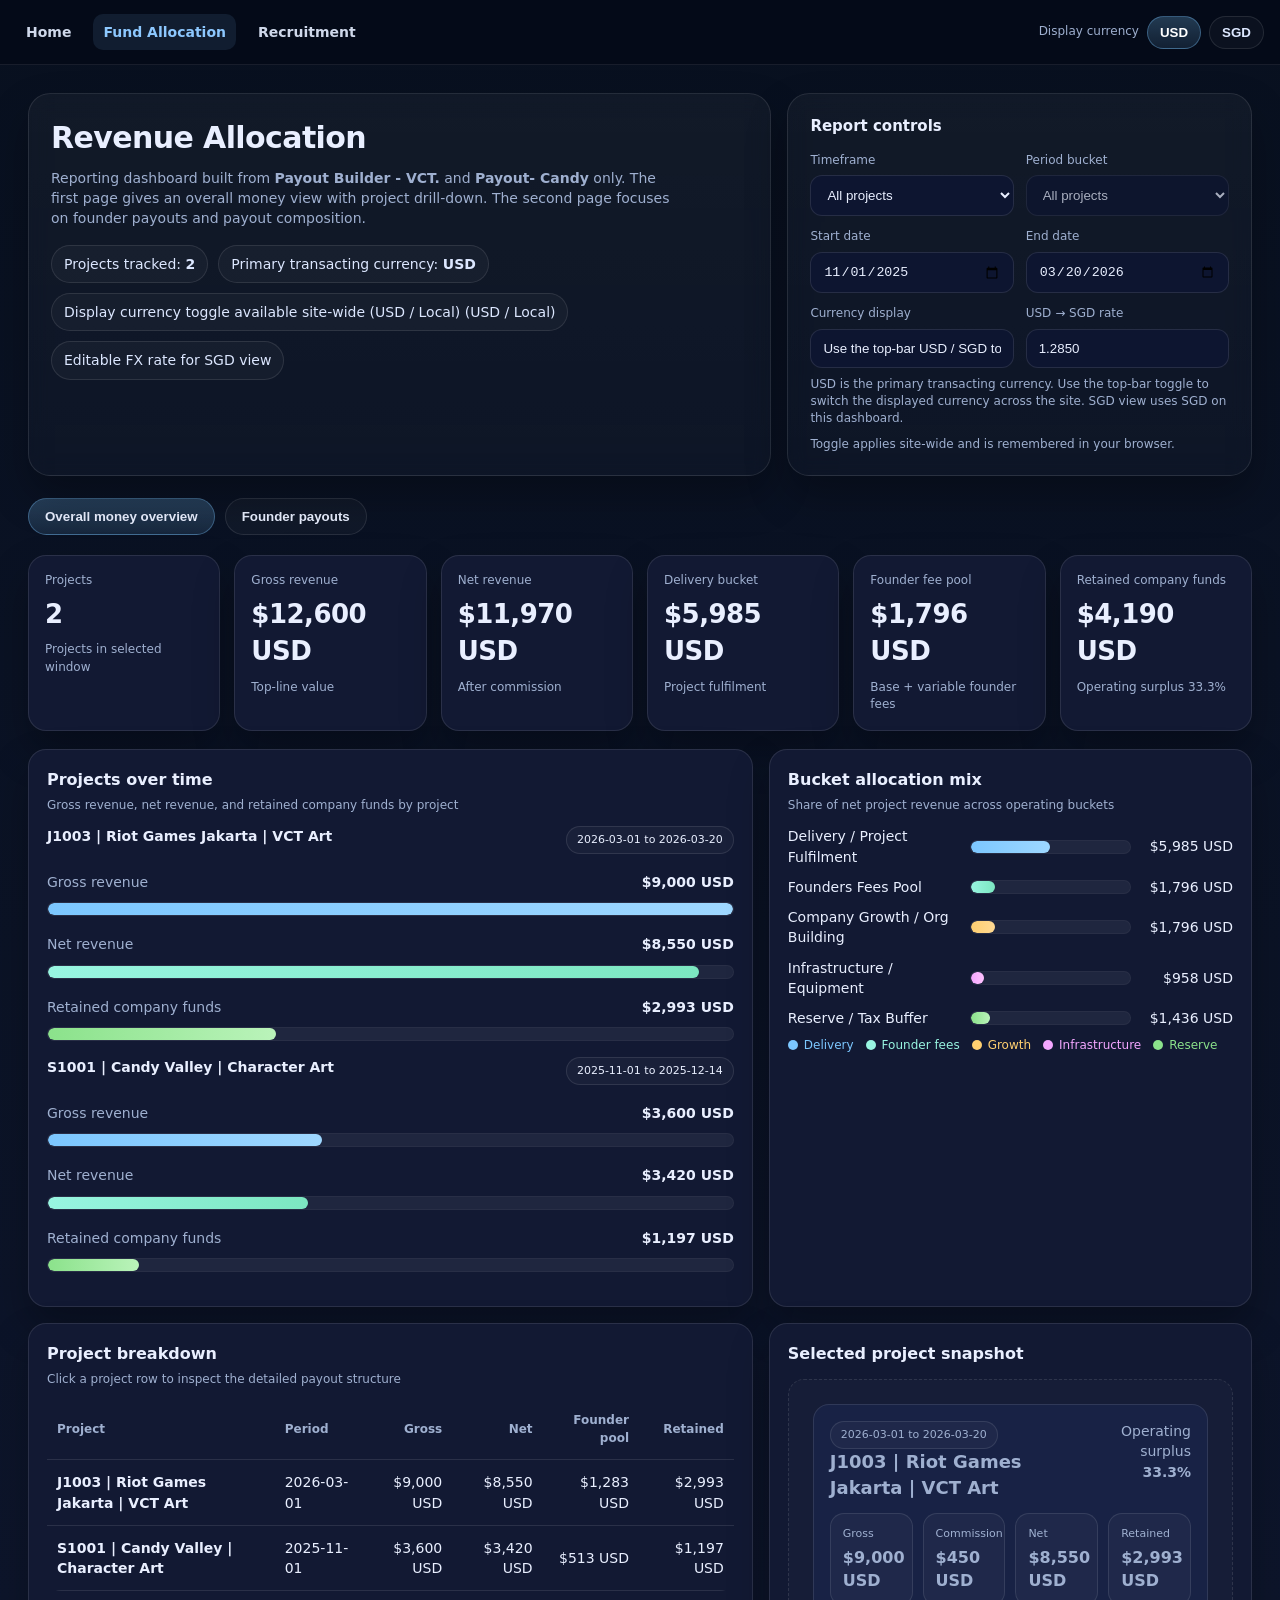
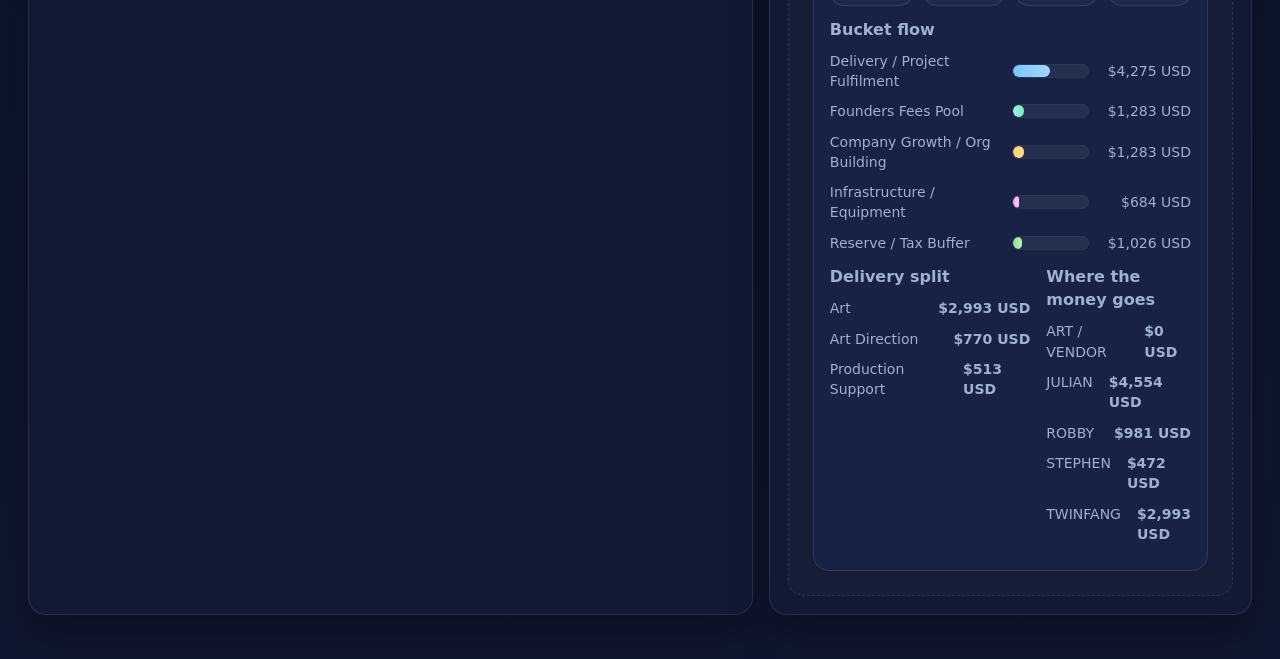
<file: founder_payouts.html>
<!DOCTYPE html>
<html lang="en">
<head>
  <meta charset="utf-8" />
  <meta name="viewport" content="width=device-width,initial-scale=1" />
  <title>Revenue Allocation</title>
  <style>
    :root {
      --bg: #0b1020;
      --panel: #121933;
      --panel-2: #182245;
      --line: rgba(255,255,255,0.10);
      --muted: #9fb0d0;
      --text: #e9efff;
      --accent: #7cc7ff;
      --accent-2: #98f5e1;
      --good: #8be28b;
      --warn: #ffcf70;
      --pink: #f3a6ff;
      --shadow: 0 20px 40px rgba(0,0,0,0.28);
      --radius: 18px;
    }
    * { box-sizing: border-box; }
    html, body { margin: 0; padding: 0; background: linear-gradient(180deg,#08101f 0%, #0f1730 100%); color: var(--text); font: 14px/1.45 Inter, ui-sans-serif, system-ui, -apple-system, Segoe UI, Roboto, Helvetica, Arial, sans-serif; }
    .wrap { max-width: 1400px; margin: 0 auto; padding: 28px; }
    .header {
      display: grid; gap: 16px; grid-template-columns: 1.6fr 1fr; align-items: stretch; margin-bottom: 22px;
    }
    .hero, .controls {
      background: linear-gradient(180deg, rgba(255,255,255,0.04), rgba(255,255,255,0.02));
      border: 1px solid var(--line);
      border-radius: 22px;
      box-shadow: var(--shadow);
      padding: 22px;
      backdrop-filter: blur(10px);
    }
    .title { font-size: 30px; font-weight: 750; letter-spacing: -0.02em; margin: 0 0 8px; }
    .subtitle { color: var(--muted); margin: 0; max-width: 70ch; }
    .badge-row { display: flex; gap: 10px; flex-wrap: wrap; margin-top: 16px; }
    .badge {
      border: 1px solid var(--line); border-radius: 999px; padding: 8px 12px; color: #dce7ff;
      background: rgba(255,255,255,0.03);
    }
    .controls h3 { margin: 0 0 14px; font-size: 15px; }
    .control-grid { display: grid; grid-template-columns: repeat(2, minmax(0,1fr)); gap: 12px; }
    .field {
      display: grid; gap: 6px;
    }
    label { color: var(--muted); font-size: 12px; }
    select, input {
      width: 100%; background: #0d1530; color: var(--text); border: 1px solid var(--line);
      border-radius: 12px; padding: 11px 12px; outline: none;
    }
    .tabs { display: flex; gap: 10px; margin: 18px 0 20px; flex-wrap: wrap; }
    .tab-btn {
      border: 1px solid var(--line); background: rgba(255,255,255,0.03); color: var(--text);
      border-radius: 999px; padding: 10px 16px; cursor: pointer; font-weight: 650;
    }
    .tab-btn.active { background: linear-gradient(180deg, rgba(124,199,255,0.25), rgba(124,199,255,0.12)); border-color: rgba(124,199,255,0.35); }
    .page { display: none; }
    .page.active { display: block; }

    .kpi-grid { display: grid; grid-template-columns: repeat(6, minmax(0,1fr)); gap: 14px; margin-bottom: 18px; }
    .kpi {
      background: var(--panel); border: 1px solid var(--line); border-radius: var(--radius); padding: 16px;
      box-shadow: var(--shadow);
    }
    .kpi .label { color: var(--muted); font-size: 12px; margin-bottom: 6px; }
    .kpi .value { font-size: 26px; font-weight: 750; letter-spacing: -0.02em; }
    .kpi .foot { color: var(--muted); font-size: 12px; margin-top: 8px; }

    .grid-2 { display: grid; grid-template-columns: 1.2fr 0.8fr; gap: 16px; margin-bottom: 16px; }
    .panel {
      background: var(--panel); border: 1px solid var(--line); border-radius: var(--radius);
      box-shadow: var(--shadow); padding: 18px;
    }
    .panel h3 { margin: 0 0 14px; font-size: 16px; }
    .panel .sub { color: var(--muted); font-size: 12px; margin-top: -8px; margin-bottom: 12px; }

    .stack-list { display: grid; gap: 10px; }
    .stack-row {
      display: grid; grid-template-columns: 170px 1fr 90px; gap: 12px; align-items: center;
    }
    .bar {
      height: 14px; border-radius: 999px; overflow: hidden; background: rgba(255,255,255,0.06); border: 1px solid rgba(255,255,255,0.04);
    }
    .fill { height: 100%; border-radius: 999px; }
    .fill.delivery { background: linear-gradient(90deg, #7cc7ff, #9ed7ff); }
    .fill.founder { background: linear-gradient(90deg, #98f5e1, #7ce7c1); }
    .fill.growth { background: linear-gradient(90deg, #ffcf70, #ffd993); }
    .fill.infra { background: linear-gradient(90deg, #f3a6ff, #ffc3ff); }
    .fill.reserve { background: linear-gradient(90deg, #8be28b, #baf3ba); }

    table {
      width: 100%; border-collapse: collapse; overflow: hidden; border-radius: 14px;
    }
    th, td { padding: 12px 10px; border-bottom: 1px solid var(--line); text-align: left; vertical-align: middle; }
    th { color: var(--muted); font-size: 12px; font-weight: 650; }
    tbody tr { cursor: pointer; }
    tbody tr:hover { background: rgba(255,255,255,0.03); }
    .right { text-align: right; }
    .muted { color: var(--muted); }
    .pill {
      display: inline-block; padding: 5px 10px; border-radius: 999px; font-size: 11px; border: 1px solid var(--line);
      background: rgba(255,255,255,0.03);
    }
    .project-card {
      display: grid; gap: 12px;
      border: 1px solid var(--line); background: var(--panel-2); border-radius: 16px; padding: 16px;
    }
    .project-head {
      display:flex; justify-content:space-between; align-items:flex-start; gap:12px;
    }
    .project-title { font-size: 18px; font-weight: 700; margin: 0; }
    .mini-grid { display:grid; grid-template-columns: repeat(4, minmax(0,1fr)); gap: 10px; }
    .mini {
      background: rgba(255,255,255,0.03); border: 1px solid var(--line); border-radius: 14px; padding: 12px;
    }
    .mini .label { color: var(--muted); font-size: 11px; }
    .mini .value { font-weight: 700; margin-top: 4px; font-size: 16px; }

    .legend { display:flex; gap:12px; flex-wrap:wrap; margin-top: 8px; color: var(--muted); font-size:12px; }
    .legend span::before {
      content: ""; display:inline-block; width:10px; height:10px; border-radius:50%; margin-right:6px; vertical-align:middle;
      background: currentColor;
    }

    .founder-grid { display:grid; grid-template-columns: repeat(3, minmax(0,1fr)); gap:16px; }
    .founder-card {
      background: var(--panel); border: 1px solid var(--line); border-radius: 18px; padding: 16px; box-shadow: var(--shadow);
    }
    .founder-card h4 { margin:0 0 12px; font-size:18px; }
    .metric-row { display:flex; justify-content:space-between; gap:16px; margin:10px 0; }
    .metric-row .name { color: var(--muted); }
    .big-total { font-size: 28px; font-weight: 800; letter-spacing: -0.02em; margin-top: 4px; }
    .donut-wrap { display:flex; justify-content:center; align-items:center; min-height:260px; }
    .section-note {
      margin-top: 8px; color: var(--muted); font-size: 12px;
    }
    .footer-note { color: var(--muted); font-size: 12px; margin-top: 16px; }
    .empty {
      padding: 24px; border: 1px dashed var(--line); border-radius: 16px; color: var(--muted);
      background: rgba(255,255,255,0.02);
    }
    @media (max-width: 1200px) {
      .header, .grid-2, .founder-grid { grid-template-columns: 1fr; }
      .kpi-grid { grid-template-columns: repeat(3, minmax(0,1fr)); }
    }
    @media (max-width: 760px) {
      .wrap { padding: 16px; }
      .control-grid, .mini-grid { grid-template-columns: 1fr; }
      .kpi-grid { grid-template-columns: 1fr 1fr; }
      .stack-row { grid-template-columns: 1fr; }
    }
    .topnav a:hover { opacity: 1; }

  
    .topbar {position:sticky; top:0; z-index:50; backdrop-filter: blur(10px); background: rgba(4,10,24,.82); border-bottom:1px solid rgba(255,255,255,.08);}
    .topbar-inner {width:min(1400px, calc(100% - 32px)); margin:0 auto; padding:14px 0; display:flex; justify-content:space-between; align-items:center; gap:16px;}
    .topnav {display:flex; gap:12px; flex-wrap:wrap; align-items:center;}
    .topnav a {color:#cfd8ea; text-decoration:none; font-weight:700; padding:8px 10px; border-radius:10px;}
    .topnav a.active {color:#8dc8ff; background: rgba(124,199,255,.10);}
    .currency-toggle {display:flex; gap:8px; align-items:center; flex-wrap:wrap;}
    .currency-label {color: var(--muted, #9fb0d0); font-size:12px;}
    .currency-btn {border:1px solid rgba(255,255,255,.10); background: rgba(255,255,255,.03); color:#dce7ff; border-radius:999px; padding:8px 12px; cursor:pointer; font-weight:700;}
    .currency-btn.active {background: linear-gradient(180deg, rgba(124,199,255,.25), rgba(124,199,255,.12)); border-color: rgba(124,199,255,.35); color:#fff;}
    @media (max-width: 760px) {.topbar-inner{width:min(100% - 20px, 1400px); padding:12px 0; flex-direction:column; align-items:flex-start;}}

    .money-main-inline{display:inline;}
    .currency-footnote{color: var(--muted); font-size:12px; margin-top:8px;}
</style>
</head>
<body>

  <div class="topbar">
    <div class="topbar-inner">
      <nav class="topnav">
        <a href="index.html" class="">Home</a>
        <a href="founder_payouts.html" class="active">Fund Allocation</a>
        <a href="hiring_dashboard.html" class="">Recruitment</a>
      </nav>
      <div class="currency-toggle" data-site-currency-toggle>
        <span class="currency-label">Display currency</span>
        <button class="currency-btn" data-currency="USD" type="button">USD</button>
        <button class="currency-btn" data-currency="SGD" type="button">SGD</button>
      </div>
    </div>
  </div>

  <div class="wrap">
    <div class="header">
      <section class="hero">
        <h1 class="title">Revenue Allocation</h1>
        <p class="subtitle">Reporting dashboard built from <strong>Payout Builder - VCT.</strong> and <strong>Payout- Candy</strong> only. The first page gives an overall money view with project drill-down. The second page focuses on founder payouts and payout composition.</p>
        <div class="badge-row">
          <span class="badge">Projects tracked: <strong id="badgeProjects">-</strong></span>
          <span class="badge">Primary transacting currency: <strong>USD</strong></span>
          <span class="badge">Display currency toggle available site-wide (USD / Local) (USD / Local)</span>
          <span class="badge">Editable FX rate for SGD view</span>
        </div>
      </section>

      <aside class="controls">
        <h3>Report controls</h3>
        <div class="control-grid">
          <div class="field">
            <label for="timeframe">Timeframe</label>
            <select id="timeframe">
              <option value="all" selected>All projects</option>
              <option value="month">Month</option>
              <option value="quarter">Quarter</option>
              <option value="half">Half year</option>
              <option value="year">Year</option>
            </select>
          </div>
          <div class="field">
            <label for="period">Period bucket</label>
            <select id="period"></select>
          </div>
          <div class="field">
            <label for="startDate">Start date</label>
            <input id="startDate" type="date" />
          </div>
          <div class="field">
            <label for="endDate">End date</label>
            <input id="endDate" type="date" />
          </div>
          <div class="field">
            <label>Currency display</label>
            <input type="text" value="Use the top-bar USD / SGD toggle" readonly />
          </div>
          <div class="field">
            <label for="fxRate">USD → SGD rate</label>
            <input id="fxRate" type="number" step="0.0001" value="1.2850" />
          </div>
        </div>
        <div class="section-note">USD is the primary transacting currency. Use the top-bar toggle to switch the displayed currency across the site. SGD view uses SGD on this dashboard.</div>
      <div class="currency-footnote">Toggle applies site-wide and is remembered in your browser.</div>
      </aside>
    </div>

    <div class="tabs">
      <button class="tab-btn active" data-page="overview">Overall money overview</button>
      <button class="tab-btn" data-page="founders">Founder payouts</button>
    </div>

    <section class="page active" id="page-overview">
      <div class="kpi-grid" id="kpis"></div>

      <div class="grid-2">
        <div class="panel">
          <h3>Projects over time</h3>
          <div class="sub">Gross revenue, net revenue, and retained company funds by project</div>
          <div id="timelineChart"></div>
        </div>
        <div class="panel">
          <h3>Bucket allocation mix</h3>
          <div class="sub">Share of net project revenue across operating buckets</div>
          <div id="bucketMix"></div>
        </div>
      </div>

      <div class="grid-2">
        <div class="panel">
          <h3>Project breakdown</h3>
          <div class="sub">Click a project row to inspect the detailed payout structure</div>
          <div style="overflow:auto;">
            <table>
              <thead>
                <tr>
                  <th>Project</th>
                  <th>Period</th>
                  <th class="right">Gross</th>
                  <th class="right">Net</th>
                  <th class="right">Founder pool</th>
                  <th class="right">Retained</th>
                </tr>
              </thead>
              <tbody id="projectTable"></tbody>
            </table>
          </div>
        </div>
        <div class="panel">
          <h3>Selected project snapshot</h3>
          <div id="projectSnapshot" class="empty">Select a project from the table to see its bucket flow, delivery split, and money destination breakdown.</div>
        </div>
      </div>
    </section>

    <section class="page" id="page-founders">
      <div class="grid-2">
        <div class="panel">
          <h3>Founder payout totals</h3>
          <div class="sub">Total payout by founder across the selected reporting window</div>
          <div id="founderTotals"></div>
        </div>
        <div class="panel">
          <h3>Founder payout mix</h3>
          <div class="sub">Share of total founder payouts in the selected reporting window</div>
          <div id="founderMix"></div>
        </div>
      </div>

      <div class="founder-grid" id="founderCards"></div>

      <div class="panel" style="margin-top:16px;">
        <h3>Founder payout by project</h3>
        <div class="sub">Delivery + commission + founder fee components</div>
        <div style="overflow:auto;">
          <table>
            <thead>
              <tr>
                <th>Project</th>
                <th class="right">Julian</th>
                <th class="right">Robby</th>
                <th class="right">Stephen</th>
                <th class="right">Founder total</th>
              </tr>
            </thead>
            <tbody id="founderProjectTable"></tbody>
          </table>
        </div>
      </div>
    </section>

    
  </div>

  <script>
    const rawProjects = [
  {
    "project": "J1003 | Riot Games Jakarta | VCT Art",
    "start": "2026-03-01",
    "end": "2026-03-20",
    "gross": 9000.0,
    "commission_rate": 0.05,
    "commission": 450.0,
    "net": 8550.0,
    "buckets": {
      "Delivery / Project Fulfilment": 4275.0,
      "Founders Fees Pool": 1282.5,
      "Company Growth / Org Building": 1282.5,
      "Infrastructure / Equipment": 684.0,
      "Reserve / Tax Buffer": 1026.0
    },
    "delivery_breakdown": {
      "Art": 2992.5,
      "Art Direction": 769.5,
      "Production Support": 513.0
    },
    "commissions": {
      "Julian": 256.0344827586207,
      "Robby": 131.89655172413794,
      "Stephen": 62.06896551724138
    },
    "founder_base": {
      "Julian": 307.8,
      "Robby": 230.85,
      "Stephen": 230.85
    },
    "founder_variable": {
      "Julian": 228.0,
      "Robby": 182.4,
      "Stephen": 102.6
    },
    "where": {
      "ART / VENDOR": 0.0,
      "JULIAN": 4553.834482758621,
      "ROBBY": 981.196551724138,
      "STEPHEN": 472.4689655172414,
      "TWINFANG": 2992.5
    },
    "surplus_ratio": 0.3325,
    "founder_totals": {
      "Julian": 4553.834482758621,
      "Robby": 981.196551724138,
      "Stephen": 472.4689655172414
    },
    "founder_components": {
      "Julian": {
        "Delivery": 3762.0,
        "Commission": 256.0344827586207,
        "Founder Fees - Base": 307.8,
        "Founder Fees - Variable": 228.0
      },
      "Robby": {
        "Delivery": 436.05,
        "Commission": 131.89655172413794,
        "Founder Fees - Base": 230.85,
        "Founder Fees - Variable": 182.4
      },
      "Stephen": {
        "Delivery": 76.95,
        "Commission": 62.06896551724138,
        "Founder Fees - Base": 230.85,
        "Founder Fees - Variable": 102.6
      }
    }
  },
  {
    "project": "S1001 | Candy Valley | Character Art",
    "start": "2025-11-01",
    "end": "2025-12-14",
    "gross": 3600.0,
    "commission_rate": 0.05,
    "commission": 180.0,
    "net": 3420.0,
    "buckets": {
      "Delivery / Project Fulfilment": 1710.0,
      "Founders Fees Pool": 513.0,
      "Company Growth / Org Building": 513.0,
      "Infrastructure / Equipment": 273.6,
      "Reserve / Tax Buffer": 410.4
    },
    "delivery_breakdown": {
      "Art": 1197.0,
      "Art Direction": 307.8,
      "Production Support": 205.2
    },
    "commissions": {
      "Julian": 103.5,
      "Robby": 0.0,
      "Stephen": 76.5
    },
    "founder_base": {
      "Julian": 123.12,
      "Robby": 92.34,
      "Stephen": 92.34
    },
    "founder_variable": {
      "Julian": 110.10731707317075,
      "Robby": 0.0,
      "Stephen": 95.09268292682927
    },
    "where": {
      "ART / VENDOR": 0.0,
      "JULIAN": 1841.5273170731707,
      "ROBBY": 92.34,
      "STEPHEN": 469.13268292682926,
      "TWINFANG": 1197.0
    },
    "surplus_ratio": 0.3325,
    "founder_totals": {
      "Julian": 1841.5273170731707,
      "Robby": 92.34,
      "Stephen": 469.13268292682926
    },
    "founder_components": {
      "Julian": {
        "Delivery": 1504.8,
        "Commission": 103.5,
        "Founder Fees - Base": 123.12,
        "Founder Fees - Variable": 110.10731707317075
      },
      "Robby": {
        "Delivery": 0,
        "Commission": 0.0,
        "Founder Fees - Base": 92.34,
        "Founder Fees - Variable": 0.0
      },
      "Stephen": {
        "Delivery": 205.2,
        "Commission": 76.5,
        "Founder Fees - Base": 92.34,
        "Founder Fees - Variable": 95.09268292682927
      }
    }
  }
];

    const els = {
      timeframe: document.getElementById('timeframe'),
      period: document.getElementById('period'),
      startDate: document.getElementById('startDate'),
      endDate: document.getElementById('endDate'),
      fxRate: document.getElementById('fxRate'),
      kpis: document.getElementById('kpis'),
      timelineChart: document.getElementById('timelineChart'),
      bucketMix: document.getElementById('bucketMix'),
      projectTable: document.getElementById('projectTable'),
      projectSnapshot: document.getElementById('projectSnapshot'),
      founderTotals: document.getElementById('founderTotals'),
      founderMix: document.getElementById('founderMix'),
      founderCards: document.getElementById('founderCards'),
      founderProjectTable: document.getElementById('founderProjectTable'),
      badgeProjects: document.getElementById('badgeProjects')
    };

    let selectedProject = null;

    const bucketOrder = [
      'Delivery / Project Fulfilment',
      'Founders Fees Pool',
      'Company Growth / Org Building',
      'Infrastructure / Equipment',
      'Reserve / Tax Buffer'
    ];

    const bucketClass = {
      'Delivery / Project Fulfilment': 'delivery',
      'Founders Fees Pool': 'founder',
      'Company Growth / Org Building': 'growth',
      'Infrastructure / Equipment': 'infra',
      'Reserve / Tax Buffer': 'reserve'
    };

    function currentFx() {
      const v = parseFloat(els.fxRate.value);
      return Number.isFinite(v) && v > 0 ? v : 1.285;
    }

    function currentCurrency() {
      const mode = (window.tfGetCurrency && window.tfGetCurrency()) || 'USD';
      return mode === 'SGD' ? 'SGD' : 'USD';
    }

    function fmtSingleMoney(n, currency) {
      const symbol = '$';
      const formatted = new Intl.NumberFormat('en-US', { maximumFractionDigits: 0 }).format(n);
      return `${symbol}${formatted} ${currency}`;
    }

    function fmtMoney(n) {
      const currency = currentCurrency();
      const value = currency === 'USD' ? n : n * currentFx();
      return `<span class="money-main-inline">${fmtSingleMoney(value, currency)}</span>`;
    }

    function fmtPct(n) {
      return (n * 100).toFixed(1) + '%';
    }

    function periodKey(p, timeframe) {
      const d = new Date(p.start);
      const y = d.getFullYear();
      const m = d.getMonth() + 1;
      if (timeframe === 'month') return `${y}-${String(m).padStart(2,'0')}`;
      if (timeframe === 'quarter') return `${y}-Q${Math.floor((m-1)/3)+1}`;
      if (timeframe === 'half') return `${y}-H${m <= 6 ? 1 : 2}`;
      return String(y);
    }

    function uniquePeriods(timeframe) {
      return [...new Set(rawProjects.map(p => periodKey(p, timeframe)))].sort();
    }

    function refreshPeriodOptions() {
      const tf = els.timeframe.value;
      const current = els.period.value;
      els.period.innerHTML = '';

      if (tf === 'all') {
        const opt = document.createElement('option');
        opt.value = 'all';
        opt.textContent = 'All projects';
        els.period.appendChild(opt);
        els.period.value = 'all';
        els.period.disabled = true;
      } else {
        const periods = uniquePeriods(tf);
        for (const p of periods) {
          const opt = document.createElement('option');
          opt.value = p;
          opt.textContent = p;
          els.period.appendChild(opt);
        }
        els.period.disabled = false;
        if (periods.includes(current)) els.period.value = current;
        else els.period.value = periods[periods.length - 1] || '';
      }
    }

    function filteredProjects() {
      const tf = els.timeframe.value;
      const startDate = els.startDate.value ? new Date(els.startDate.value + 'T00:00:00') : null;
      const endDate = els.endDate.value ? new Date(els.endDate.value + 'T23:59:59') : null;

      return rawProjects.filter(p => {
        const start = new Date(p.start + 'T00:00:00');
        const inRange = (!startDate || start >= startDate) && (!endDate || start <= endDate);
        if (!inRange) return false;
        if (tf === 'all') return true;
        return periodKey(p, tf) === els.period.value;
      });
    }

    function sumProjects(projects, pathFn) {
      return projects.reduce((acc, p) => acc + pathFn(p), 0);
    }

    function aggregateBuckets(projects) {
      const out = Object.fromEntries(bucketOrder.map(k => [k, 0]));
      projects.forEach(p => {
        bucketOrder.forEach(k => out[k] += p.buckets[k]);
      });
      return out;
    }

    function aggregateFounders(projects) {
      return {
        Julian: sumProjects(projects, p => p.founder_totals.Julian),
        Robby: sumProjects(projects, p => p.founder_totals.Robby),
        Stephen: sumProjects(projects, p => p.founder_totals.Stephen),
      };
    }

    function aggregateFounderComponents(projects, founder) {
      const out = {
        'Delivery': 0,
        'Commission': 0,
        'Founder Fees - Base': 0,
        'Founder Fees - Variable': 0
      };
      projects.forEach(p => {
        Object.keys(out).forEach(k => out[k] += p.founder_components[founder][k] || 0);
      });
      return out;
    }

    function renderKPIs(projects) {
      const gross = sumProjects(projects, p => p.gross);
      const net = sumProjects(projects, p => p.net);
      const retained = sumProjects(projects, p => p.where.TWINFANG);
      const founder = sumProjects(projects, p => p.buckets['Founders Fees Pool']);
      const delivery = sumProjects(projects, p => p.buckets['Delivery / Project Fulfilment']);
      const retainedMargin = gross ? retained / gross : 0;
      const cards = [
        ['Projects', String(projects.length), 'Projects in selected window'],
        ['Gross revenue', fmtMoney(gross), 'Top-line value'],
        ['Net revenue', fmtMoney(net), 'After commission'],
        ['Delivery bucket', fmtMoney(delivery), 'Project fulfilment'],
        ['Founder fee pool', fmtMoney(founder), 'Base + variable founder fees'],
        ['Retained company funds', fmtMoney(retained), `Operating surplus ${fmtPct(retainedMargin)}`]
      ];
      els.kpis.innerHTML = cards.map(([label, value, foot]) => `
        <div class="kpi">
          <div class="label">${label}</div>
          <div class="value">${value}</div>
          <div class="foot">${foot}</div>
        </div>
      `).join('');
      els.badgeProjects.textContent = projects.length;
    }

    function renderTimeline(projects) {
      if (!projects.length) {
        els.timelineChart.innerHTML = '<div class="empty">No projects in this period.</div>';
        return;
      }
      const max = Math.max(...projects.map(p => Math.max(p.gross, p.net, p.where.TWINFANG)));
      const rows = projects.map(p => {
        const grossW = (p.gross / max) * 100;
        const netW = (p.net / max) * 100;
        const retW = (p.where.TWINFANG / max) * 100;
        return `
          <div style="display:grid;gap:8px;margin-bottom:16px;">
            <div style="display:flex;justify-content:space-between;gap:10px;flex-wrap:wrap;">
              <strong>${p.project}</strong>
              <span class="pill">${p.start} to ${p.end}</span>
            </div>
            <div>
              <div class="metric-row"><span class="name">Gross revenue</span><strong>${fmtMoney(p.gross)}</strong></div>
              <div class="bar"><div class="fill delivery" style="width:${grossW}%"></div></div>
            </div>
            <div>
              <div class="metric-row"><span class="name">Net revenue</span><strong>${fmtMoney(p.net)}</strong></div>
              <div class="bar"><div class="fill founder" style="width:${netW}%"></div></div>
            </div>
            <div>
              <div class="metric-row"><span class="name">Retained company funds</span><strong>${fmtMoney(p.where.TWINFANG)}</strong></div>
              <div class="bar"><div class="fill reserve" style="width:${retW}%"></div></div>
            </div>
          </div>
        `;
      }).join('');
      els.timelineChart.innerHTML = rows;
    }

    function renderBucketMix(projects) {
      const buckets = aggregateBuckets(projects);
      const total = Object.values(buckets).reduce((a,b)=>a+b,0);
      if (!total) {
        els.bucketMix.innerHTML = '<div class="empty">No bucket data in this period.</div>';
        return;
      }
      els.bucketMix.innerHTML = `
        <div class="stack-list">
          ${bucketOrder.map(k => `
              <div class="stack-row">
                <div>${k}</div>
                <div class="bar"><div class="fill ${bucketClass[k]}" style="width:${(buckets[k]/total)*100}%"></div></div>
                <div class="right">${fmtMoney(buckets[k])}</div>
              </div>
            `).join('')}
        </div>
        <div class="legend">
          <span style="color:#7cc7ff;">Delivery</span>
          <span style="color:#98f5e1;">Founder fees</span>
          <span style="color:#ffcf70;">Growth</span>
          <span style="color:#f3a6ff;">Infrastructure</span>
          <span style="color:#8be28b;">Reserve</span>
        </div>
      `;
    }

    function renderProjectTable(projects) {
      if (!projects.length) {
        els.projectTable.innerHTML = '<tr><td colspan="6"><div class="empty">No projects in this period.</div></td></tr>';
        return;
      }
      els.projectTable.innerHTML = projects.map(p => `
        <tr data-project="${p.project}">
          <td><strong>${p.project}</strong></td>
          <td>${p.start}</td>
          <td class="right">${fmtMoney(p.gross)}</td>
          <td class="right">${fmtMoney(p.net)}</td>
          <td class="right">${fmtMoney(p.buckets['Founders Fees Pool'])}</td>
          <td class="right">${fmtMoney(p.where.TWINFANG)}</td>
        </tr>
      `).join('');
      [...els.projectTable.querySelectorAll('tr[data-project]')].forEach(row => {
        row.addEventListener('click', () => {
          selectedProject = rawProjects.find(p => p.project === row.dataset.project);
          renderProjectSnapshot();
        });
      });
      if (!selectedProject || !projects.some(p => p.project === selectedProject.project)) {
        selectedProject = projects[0];
      }
      renderProjectSnapshot();
    }

    function renderProjectSnapshot() {
      const p = selectedProject;
      if (!p) {
        els.projectSnapshot.innerHTML = '<div class="empty">No project selected.</div>';
        return;
      }
      const moneyRows = Object.entries(p.where).map(([k,v]) => `
        <div class="metric-row"><span class="name">${k}</span><strong>${fmtMoney(v)}</strong></div>
      `).join('');
      const bucketRows = bucketOrder.map(k => `
        <div class="stack-row">
          <div>${k}</div>
          <div class="bar"><div class="fill ${bucketClass[k]}" style="width:${(p.buckets[k]/p.net)*100}%"></div></div>
          <div class="right">${fmtMoney(p.buckets[k])}</div>
        </div>
      `).join('');
      const deliveryRows = Object.entries(p.delivery_breakdown).map(([k,v]) => `
        <div class="metric-row"><span class="name">${k}</span><strong>${fmtMoney(v)}</strong></div>
      `).join('');
      els.projectSnapshot.innerHTML = `
        <div class="project-card">
          <div class="project-head">
            <div>
              <div class="pill">${p.start} to ${p.end}</div>
              <h4 class="project-title">${p.project}</h4>
            </div>
            <div class="right">
              <div class="muted">Operating surplus</div>
              <strong>${fmtPct(p.surplus_ratio)}</strong>
            </div>
          </div>
          <div class="mini-grid">
            <div class="mini"><div class="label">Gross</div><div class="value">${fmtMoney(p.gross)}</div></div>
            <div class="mini"><div class="label">Commission</div><div class="value">${fmtMoney(p.commission)}</div></div>
            <div class="mini"><div class="label">Net</div><div class="value">${fmtMoney(p.net)}</div></div>
            <div class="mini"><div class="label">Retained</div><div class="value">${fmtMoney(p.where.TWINFANG)}</div></div>
          </div>
          <div>
            <h3 style="margin:0 0 10px;">Bucket flow</h3>
            <div class="stack-list">${bucketRows}</div>
          </div>
          <div class="grid-2" style="margin:0;">
            <div>
              <h3 style="margin:0 0 10px;">Delivery split</h3>
              ${deliveryRows}
            </div>
            <div>
              <h3 style="margin:0 0 10px;">Where the money goes</h3>
              ${moneyRows}
            </div>
          </div>
        </div>
      `;
    }

    function renderFounderTotals(projects) {
      const totals = aggregateFounders(projects);
      const max = Math.max(...Object.values(totals), 1);
      els.founderTotals.innerHTML = Object.entries(totals).map(([name, value]) => `
        <div style="margin-bottom:14px;">
          <div class="metric-row"><span class="name">${name}</span><strong>${fmtMoney(value)}</strong></div>
          <div class="bar"><div class="fill founder" style="width:${(value/max)*100}%"></div></div>
        </div>
      `).join('');
    }

    function renderFounderMix(projects) {
      const totals = aggregateFounders(projects);
      const total = Object.values(totals).reduce((a,b)=>a+b,0);
      if (!total) {
        els.founderMix.innerHTML = '<div class="empty">No founder payout data in this period.</div>';
        return;
      }
      const colors = {Julian:'#7cc7ff', Robby:'#98f5e1', Stephen:'#ffcf70'};
      const segments = [];
      let start = 0;
      for (const [name, value] of Object.entries(totals)) {
        const pct = value / total;
        const end = start + pct * 100;
        segments.push(`${colors[name]} ${start}% ${end}%`);
        start = end;
      }
      els.founderMix.innerHTML = `
        <div class="donut-wrap">
          <div style="position:relative;width:260px;height:260px;">
            <div style="width:260px;height:260px;border-radius:50%;background:conic-gradient(${segments.join(', ')});"></div>
            <div style="position:absolute;inset:38px;border-radius:50%;background:var(--panel);display:flex;align-items:center;justify-content:center;flex-direction:column;text-align:center;">
              <div class="muted">Founder payouts</div>
              <div class="big-total">${fmtMoney(total)}</div>
            </div>
          </div>
        </div>
        <div class="legend">
          <span style="color:#7cc7ff;">Julian</span>
          <span style="color:#98f5e1;">Robby</span>
          <span style="color:#ffcf70;">Stephen</span>
        </div>
        <div style="margin-top:10px;">
          ${Object.entries(totals).map(([name, value]) => `
              <div class="metric-row"><span class="name">${name}</span><strong>${fmtMoney(value)} · ${fmtPct(value/total)}</strong></div>
            `).join('')}
        </div>
      `;
    }

    function renderFounderCards(projects) {
      const founders = ['Julian','Robby','Stephen'];
      els.founderCards.innerHTML = founders.map(name => {
        const c = aggregateFounderComponents(projects, name);
        const total = Object.values(c).reduce((a,b)=>a+b,0);
        const rows = Object.entries(c).map(([k,v]) => `
          <div class="metric-row"><span class="name">${k}</span><strong>${fmtMoney(v)}</strong></div>
        `).join('');
        const stack = Object.entries(c).map(([k,v]) => `
          <div class="stack-row">
            <div>${k}</div>
            <div class="bar"><div class="fill ${
              k==='Delivery' ? 'delivery' :
              k==='Commission' ? 'growth' :
              k==='Founder Fees - Base' ? 'founder' : 'infra'
            }" style="width:${total ? (v/total)*100 : 0}%"></div></div>
            <div class="right">${fmtPct(total ? v/total : 0)}</div>
          </div>
        `).join('');
        return `
          <div class="founder-card">
            <h4>${name}</h4>
            <div class="muted">Total payout</div>
            <div class="big-total">${fmtMoney(total)}</div>
            <div style="margin-top:14px;">${stack}</div>
            <div style="margin-top:14px;">${rows}</div>
          </div>
        `;
      }).join('');
    }

    function renderFounderProjectTable(projects) {
      if (!projects.length) {
        els.founderProjectTable.innerHTML = '<tr><td colspan="5"><div class="empty">No projects in this period.</div></td></tr>';
        return;
      }
      els.founderProjectTable.innerHTML = projects.map(p => {
        const total = p.founder_totals.Julian + p.founder_totals.Robby + p.founder_totals.Stephen;
        return `
          <tr>
            <td><strong>${p.project}</strong></td>
            <td class="right">${fmtMoney(p.founder_totals.Julian)}</td>
            <td class="right">${fmtMoney(p.founder_totals.Robby)}</td>
            <td class="right">${fmtMoney(p.founder_totals.Stephen)}</td>
            <td class="right">${fmtMoney(total)}</td>
          </tr>
        `;
      }).join('');
    }

    function renderAll() {
      const projects = filteredProjects();
      renderKPIs(projects);
      renderTimeline(projects);
      renderBucketMix(projects);
      renderProjectTable(projects);
      renderFounderTotals(projects);
      renderFounderMix(projects);
      renderFounderCards(projects);
      renderFounderProjectTable(projects);
    }

    document.querySelectorAll('.tab-btn').forEach(btn => {
      btn.addEventListener('click', () => {
        document.querySelectorAll('.tab-btn').forEach(b => b.classList.remove('active'));
        btn.classList.add('active');
        const page = btn.dataset.page;
        document.querySelectorAll('.page').forEach(p => p.classList.remove('active'));
        document.getElementById('page-' + page).classList.add('active');
      });
    });

    [els.timeframe, els.period, els.startDate, els.endDate, els.fxRate].forEach(el => {
      el.addEventListener('input', () => {
        if (el === els.timeframe) refreshPeriodOptions();
        renderAll();
      });
      el.addEventListener('change', () => {
        if (el === els.timeframe) refreshPeriodOptions();
        renderAll();
      });
    });

    const starts = rawProjects.map(p => p.start).sort();
    const ends = rawProjects.map(p => p.end).sort();
    els.startDate.value = starts[0] || '';
    els.endDate.value = ends[ends.length - 1] || '';
    refreshPeriodOptions();
    window.addEventListener('tf-currency-change', renderAll);
    renderAll();
  </script>

<script>
(function(){
  const KEY='tf_site_currency';
  function normalizeCurrency(value){ return value==='SGD' ? 'SGD' : 'USD'; }
  function getCurrency(){
    return normalizeCurrency(localStorage.getItem(KEY) || 'USD');
  }
  function paintButtons(){
    const current = getCurrency();
    document.querySelectorAll('[data-site-currency-toggle] [data-currency]').forEach(btn=>{
      btn.classList.toggle('active', btn.dataset.currency===current);
    });
  }
  document.querySelectorAll('[data-site-currency-toggle] [data-currency]').forEach(btn=>{
    btn.addEventListener('click', ()=>{
      localStorage.setItem(KEY, btn.dataset.currency);
      paintButtons();
      window.dispatchEvent(new CustomEvent('tf-currency-change', {detail: btn.dataset.currency}));
    });
  });
  window.tfGetCurrency = getCurrency;
  paintButtons();
})();
</script>

</body>
</html>
</file>
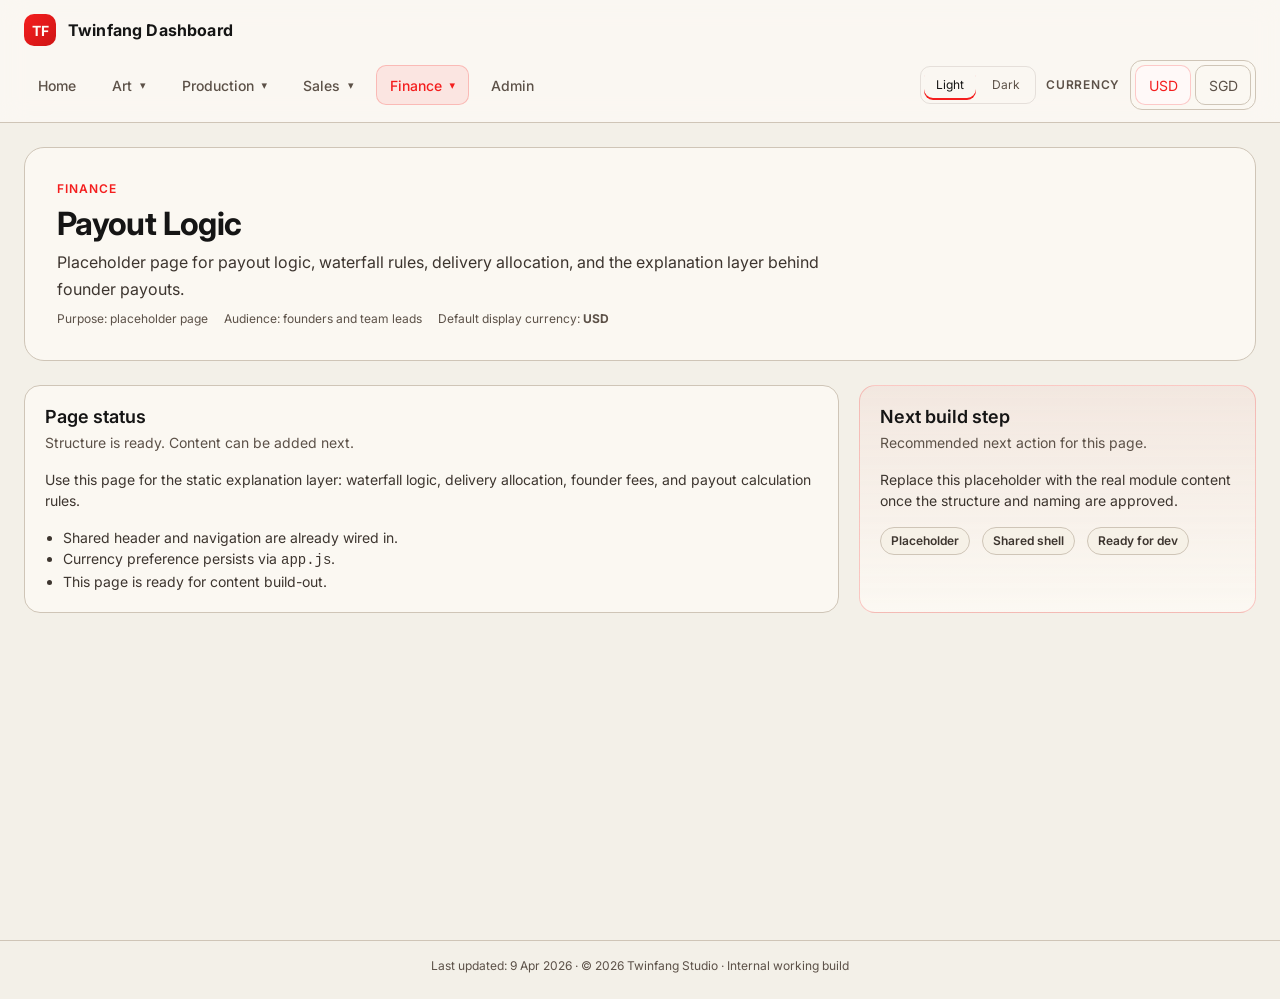
<file: payout-logic.html>
<!DOCTYPE html>

<html lang="en">
<head>
<meta charset="utf-8"/>
<meta content="width=device-width, initial-scale=1.0" name="viewport"/>
<title>Twinfang — Payout Logic</title>
<meta content="Twinfang payout logic placeholder page." name="description"/>
<link href="https://fonts.googleapis.com" rel="preconnect"/>
<link crossorigin="" href="https://fonts.gstatic.com" rel="preconnect"/>
<link href="https://fonts.googleapis.com/css2?family=Inter:wght@400;500;600;700&amp;display=swap" rel="stylesheet"/>
<script src="./theme-init.js"></script>
<link href="./design-tokens.css" rel="stylesheet"/>
<link href="./layout.css" rel="stylesheet"/>
<link href="./components.css" rel="stylesheet"/>
</head>
<body>
<div class="app-shell">
<header class="site-header">
<div class="site-header-inner">
<a aria-label="Twinfang home" class="brand-lockup" href="./index.html">
<span class="nav-mark">TF</span>
<span class="brand-copy">
<span class="brand-line">Twinfang Dashboard</span>
</span>
</a>
<nav aria-label="Primary" class="nav nav--sub">
<div class="nav-links nav-links--primary"><a class="nav-link" href="./index.html">Home</a><div class="nav-dropdown"><a aria-haspopup="true" class="nav-link nav-link--dropdown" href="./art.html">Art</a><div aria-label="Art submenu" class="nav-dropdown-menu"><a class="nav-dropdown-link" href="./recruitment.html">Hiring Dashboard</a></div></div><div class="nav-dropdown"><a aria-haspopup="true" class="nav-link nav-link--dropdown" href="./production.html">Production</a><div aria-label="Production submenu" class="nav-dropdown-menu"><a class="nav-dropdown-link" href="./production-active.html">Active Projects</a><a class="nav-dropdown-link" href="./production-closed.html">Closed Projects</a></div></div><div class="nav-dropdown"><a aria-haspopup="true" class="nav-link nav-link--dropdown" href="./sales.html">Sales</a><div aria-label="Sales submenu" class="nav-dropdown-menu"><a class="nav-dropdown-link" href="./commission.html">Commission</a></div></div><div class="nav-dropdown"><a aria-haspopup="true" class="nav-link is-active nav-link--dropdown" href="./finance.html">Finance</a><div aria-label="Finance submenu" class="nav-dropdown-menu"><a class="nav-dropdown-link" href="./founder-payouts.html">Founder Payouts</a><a class="nav-dropdown-link is-active" href="./payout-logic.html">Payout Logic</a></div></div><a class="nav-link" href="./admin.html">Admin</a></div>
<div class="nav-utility">
<div aria-label="Theme display preference" class="theme-toggle">
<span class="theme-toggle-label">Theme</span>
<div aria-label="Theme selector" class="segmented" role="tablist">
<button aria-pressed="false" class="segmented-item" data-theme-option="light" type="button">Light</button>
<button aria-pressed="false" class="segmented-item" data-theme-option="dark" type="button">Dark</button>
</div>
</div>
<div aria-label="Currency display preference" class="currency-toggle">
<span class="currency-toggle-label">Currency</span>
<div aria-label="Currency selector" class="segmented" role="tablist">
<button aria-pressed="true" class="segmented-item is-active" data-currency-option="USD" type="button">USD</button>
<button aria-pressed="false" class="segmented-item" data-currency-option="SGD" type="button">SGD</button>
</div>
</div>
</div>
</nav>
</div>
</header>
<main class="page-wrap page-stack">
<header class="page-header hero-card">
<span class="page-eyebrow">Finance</span>
<h1 class="page-title">Payout Logic</h1>
<p class="page-subtitle">Placeholder page for payout logic, waterfall rules, delivery allocation, and the explanation layer behind founder payouts.</p>
<div class="page-meta">
<span>Purpose: placeholder page</span>
<span>Audience: founders and team leads</span>
<span>Default display currency: <strong data-currency-display="">USD</strong></span>
</div>
</header>
<section class="grid grid-12">
<article class="card span-8">
<div class="card-header">
<div>
<h2 class="card-title">Page status</h2>
<p class="card-subtitle">Structure is ready. Content can be added next.</p>
</div>
</div>
<div class="card-body">
<p class="m-0 soft">Use this page for the static explanation layer: waterfall logic, delivery allocation, founder fees, and payout calculation rules.</p>
<ul class="menu-list">
<li>Shared header and navigation are already wired in.</li>
<li>Currency preference persists via <code>app.js</code>.</li>
<li>This page is ready for content build-out.</li>
</ul>
</div>
</article>
<article class="card span-4 card--callout">
<div class="card-header">
<div>
<h2 class="card-title">Next build step</h2>
<p class="card-subtitle">Recommended next action for this page.</p>
</div>
</div>
<div class="card-body">
<p class="m-0 soft">Replace this placeholder with the real module content once the structure and naming are approved.</p>
<div class="cluster">
<span class="badge">Placeholder</span>
<span class="badge">Shared shell</span>
<span class="badge">Ready for dev</span>
</div>
</div>
</article>
</section>
</main>
</div>
<footer class="site-footer">
<div class="site-footer-inner">
<p class="site-footer-copy">Last updated: 9 Apr 2026 · © 2026 Twinfang Studio · Internal working build</p>
</div>
</footer>
<script src="./theme.js"></script>
<script src="./app.js"></script>
</body>
</html>
</file>
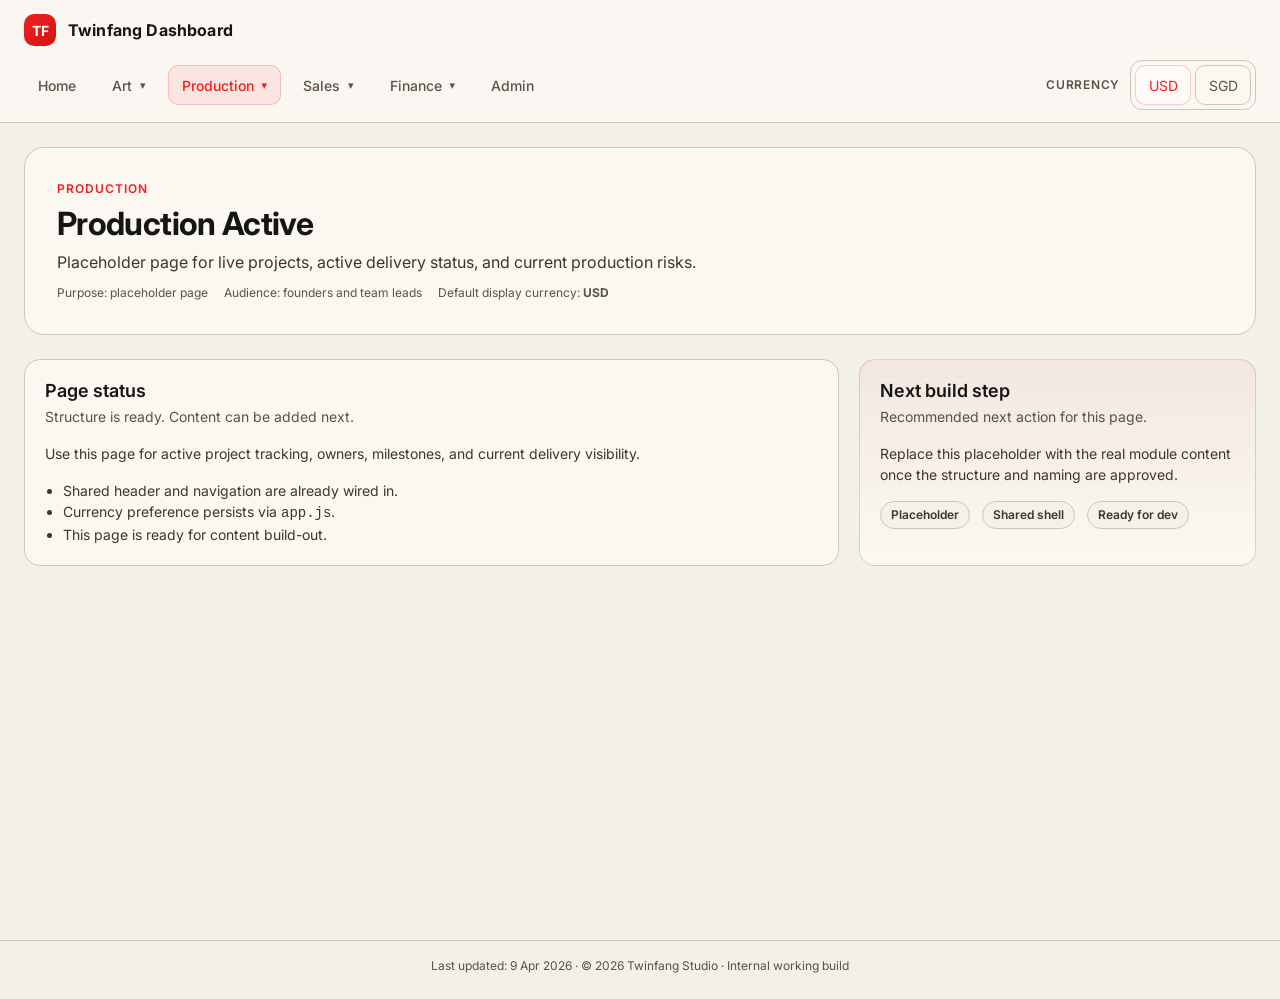
<file: production-active.html>
<!DOCTYPE html>

<html lang="en">
<head>
<meta charset="utf-8"/>
<meta content="width=device-width, initial-scale=1.0" name="viewport"/>
<title>Twinfang — Production Active</title>
<meta content="Twinfang production active placeholder page." name="description"/>
<link href="https://fonts.googleapis.com" rel="preconnect"/>
<link crossorigin="" href="https://fonts.gstatic.com" rel="preconnect"/>
<script src="./theme-init.js"></script><link href="https://fonts.googleapis.com/css2?family=Inter:wght@400;500;600;700&amp;display=swap" rel="stylesheet"/>
<link href="./design-tokens.css" rel="stylesheet"/>
<link href="./layout.css" rel="stylesheet"/>
<link href="./components.css" rel="stylesheet"/>
</head>
<body>
<div class="app-shell">
<header class="site-header">
<div class="site-header-inner">
<a aria-label="Twinfang home" class="brand-lockup" href="./index.html">
<span class="nav-mark">TF</span>
<span class="brand-copy">
<span class="brand-line">Twinfang Dashboard</span>
</span>
</a>
<nav aria-label="Primary" class="nav nav--sub">
<div class="nav-links nav-links--primary"><a class="nav-link" href="./index.html">Home</a><div class="nav-dropdown"><a aria-haspopup="true" class="nav-link nav-link--dropdown" href="./art.html">Art</a><div aria-label="Art submenu" class="nav-dropdown-menu"><a class="nav-dropdown-link" href="./recruitment.html">Hiring Dashboard</a></div></div><div class="nav-dropdown"><a aria-haspopup="true" class="nav-link is-active nav-link--dropdown" href="./production.html">Production</a><div aria-label="Production submenu" class="nav-dropdown-menu"><a class="nav-dropdown-link is-active" href="./production-active.html">Active Projects</a><a class="nav-dropdown-link" href="./production-closed.html">Closed Projects</a></div></div><div class="nav-dropdown"><a aria-haspopup="true" class="nav-link nav-link--dropdown" href="./sales.html">Sales</a><div aria-label="Sales submenu" class="nav-dropdown-menu"><a class="nav-dropdown-link" href="./commission.html">Commission</a></div></div><div class="nav-dropdown"><a aria-haspopup="true" class="nav-link nav-link--dropdown" href="./finance.html">Finance</a><div aria-label="Finance submenu" class="nav-dropdown-menu"><a class="nav-dropdown-link" href="./founder-payouts.html">Founder Payouts</a><a class="nav-dropdown-link" href="./payout-logic.html">Payout Logic</a></div></div><a class="nav-link" href="./admin.html">Admin</a></div>
<div class="nav-utility">
<div aria-label="Currency display preference" class="currency-toggle">
<span class="currency-toggle-label">Currency</span>
<div aria-label="Currency selector" class="segmented" role="tablist">
<button aria-pressed="true" class="segmented-item is-active" data-currency-option="USD" type="button">USD</button>
<button aria-pressed="false" class="segmented-item" data-currency-option="SGD" type="button">SGD</button>
</div>
</div>
</div>
</nav>
</div>
</header>
<main class="page-wrap page-stack">
<header class="page-header hero-card">
<span class="page-eyebrow">Production</span>
<h1 class="page-title">Production Active</h1>
<p class="page-subtitle">Placeholder page for live projects, active delivery status, and current production risks.</p>
<div class="page-meta">
<span>Purpose: placeholder page</span>
<span>Audience: founders and team leads</span>
<span>Default display currency: <strong data-currency-display="">USD</strong></span>
</div>
</header>
<section class="grid grid-12">
<article class="card span-8">
<div class="card-header">
<div>
<h2 class="card-title">Page status</h2>
<p class="card-subtitle">Structure is ready. Content can be added next.</p>
</div>
</div>
<div class="card-body">
<p class="m-0 soft">Use this page for active project tracking, owners, milestones, and current delivery visibility.</p>
<ul class="menu-list">
<li>Shared header and navigation are already wired in.</li>
<li>Currency preference persists via <code>app.js</code>.</li>
<li>This page is ready for content build-out.</li>
</ul>
</div>
</article>
<article class="card span-4 card--callout">
<div class="card-header">
<div>
<h2 class="card-title">Next build step</h2>
<p class="card-subtitle">Recommended next action for this page.</p>
</div>
</div>
<div class="card-body">
<p class="m-0 soft">Replace this placeholder with the real module content once the structure and naming are approved.</p>
<div class="cluster">
<span class="badge">Placeholder</span>
<span class="badge">Shared shell</span>
<span class="badge">Ready for dev</span>
</div>
</div>
</article>
</section>
</main>
</div>
<footer class="site-footer">
<div class="site-footer-inner">
<p class="site-footer-copy">Last updated: 9 Apr 2026 · © 2026 Twinfang Studio · Internal working build</p>
</div>
</footer>
<script src="./theme.js"></script><script src="./app.js"></script>
</body>
</html>
</file>
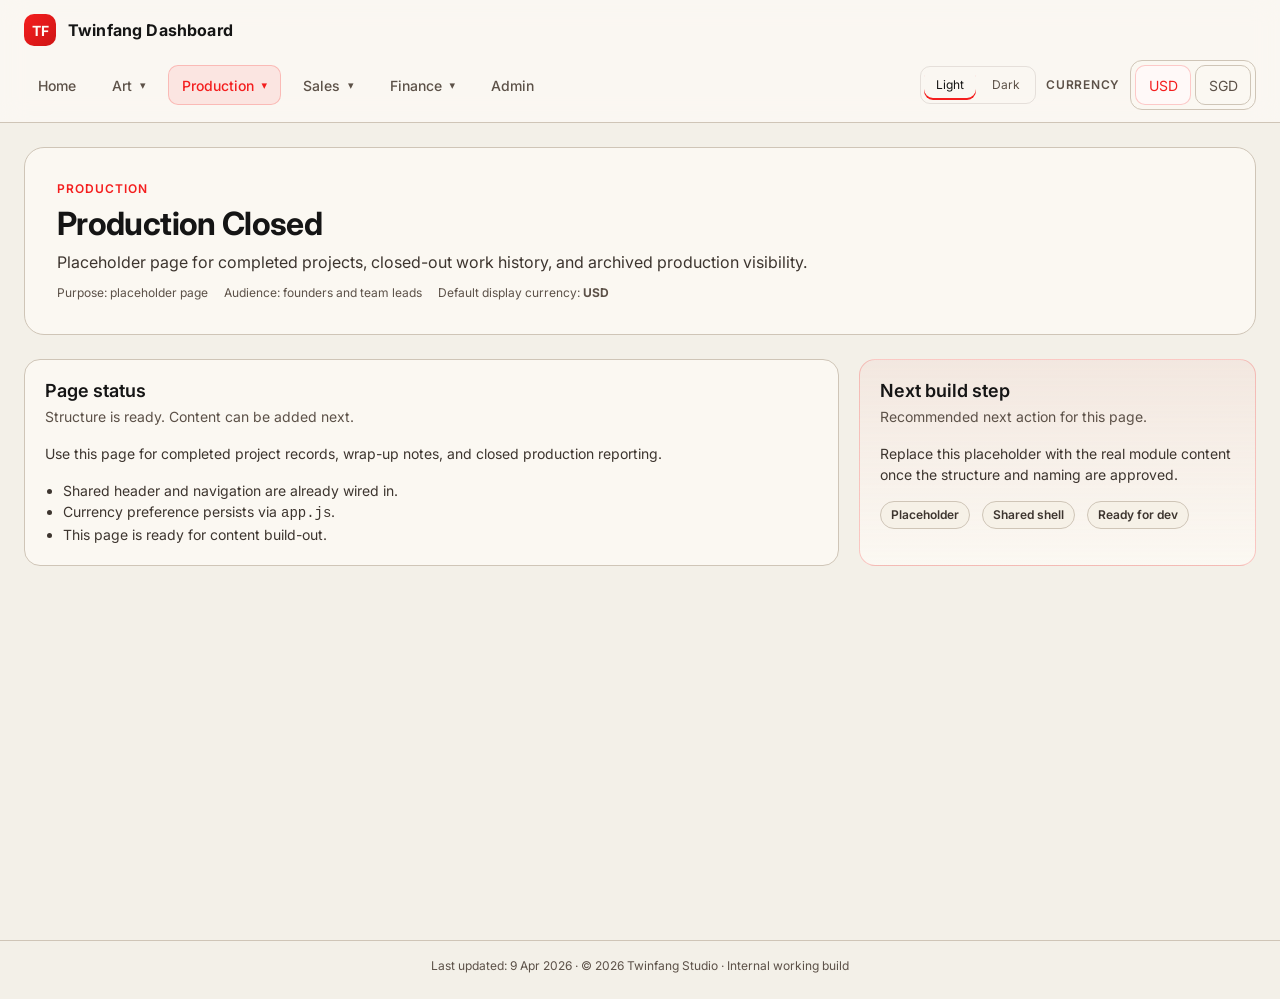
<file: production-closed.html>
<!DOCTYPE html>

<html lang="en">
<head>
<meta charset="utf-8"/>
<meta content="width=device-width, initial-scale=1.0" name="viewport"/>
<title>Twinfang — Production Closed</title>
<meta content="Twinfang production closed placeholder page." name="description"/>
<link href="https://fonts.googleapis.com" rel="preconnect"/>
<link crossorigin="" href="https://fonts.gstatic.com" rel="preconnect"/>
<link href="https://fonts.googleapis.com/css2?family=Inter:wght@400;500;600;700&amp;display=swap" rel="stylesheet"/>
<script src="./theme-init.js"></script>
<link href="./design-tokens.css" rel="stylesheet"/>
<link href="./layout.css" rel="stylesheet"/>
<link href="./components.css" rel="stylesheet"/>
</head>
<body>
<div class="app-shell">
<header class="site-header">
<div class="site-header-inner">
<a aria-label="Twinfang home" class="brand-lockup" href="./index.html">
<span class="nav-mark">TF</span>
<span class="brand-copy">
<span class="brand-line">Twinfang Dashboard</span>
</span>
</a>
<nav aria-label="Primary" class="nav nav--sub">
<div class="nav-links nav-links--primary"><a class="nav-link" href="./index.html">Home</a><div class="nav-dropdown"><a aria-haspopup="true" class="nav-link nav-link--dropdown" href="./art.html">Art</a><div aria-label="Art submenu" class="nav-dropdown-menu"><a class="nav-dropdown-link" href="./recruitment.html">Hiring Dashboard</a></div></div><div class="nav-dropdown"><a aria-haspopup="true" class="nav-link is-active nav-link--dropdown" href="./production.html">Production</a><div aria-label="Production submenu" class="nav-dropdown-menu"><a class="nav-dropdown-link" href="./production-active.html">Active Projects</a><a class="nav-dropdown-link is-active" href="./production-closed.html">Closed Projects</a></div></div><div class="nav-dropdown"><a aria-haspopup="true" class="nav-link nav-link--dropdown" href="./sales.html">Sales</a><div aria-label="Sales submenu" class="nav-dropdown-menu"><a class="nav-dropdown-link" href="./commission.html">Commission</a></div></div><div class="nav-dropdown"><a aria-haspopup="true" class="nav-link nav-link--dropdown" href="./finance.html">Finance</a><div aria-label="Finance submenu" class="nav-dropdown-menu"><a class="nav-dropdown-link" href="./founder-payouts.html">Founder Payouts</a><a class="nav-dropdown-link" href="./payout-logic.html">Payout Logic</a></div></div><a class="nav-link" href="./admin.html">Admin</a></div>
<div class="nav-utility">
<div aria-label="Theme display preference" class="theme-toggle">
<span class="theme-toggle-label">Theme</span>
<div aria-label="Theme selector" class="segmented" role="tablist">
<button aria-pressed="false" class="segmented-item" data-theme-option="light" type="button">Light</button>
<button aria-pressed="false" class="segmented-item" data-theme-option="dark" type="button">Dark</button>
</div>
</div>
<div aria-label="Currency display preference" class="currency-toggle">
<span class="currency-toggle-label">Currency</span>
<div aria-label="Currency selector" class="segmented" role="tablist">
<button aria-pressed="true" class="segmented-item is-active" data-currency-option="USD" type="button">USD</button>
<button aria-pressed="false" class="segmented-item" data-currency-option="SGD" type="button">SGD</button>
</div>
</div>
</div>
</nav>
</div>
</header>
<main class="page-wrap page-stack">
<header class="page-header hero-card">
<span class="page-eyebrow">Production</span>
<h1 class="page-title">Production Closed</h1>
<p class="page-subtitle">Placeholder page for completed projects, closed-out work history, and archived production visibility.</p>
<div class="page-meta">
<span>Purpose: placeholder page</span>
<span>Audience: founders and team leads</span>
<span>Default display currency: <strong data-currency-display="">USD</strong></span>
</div>
</header>
<section class="grid grid-12">
<article class="card span-8">
<div class="card-header">
<div>
<h2 class="card-title">Page status</h2>
<p class="card-subtitle">Structure is ready. Content can be added next.</p>
</div>
</div>
<div class="card-body">
<p class="m-0 soft">Use this page for completed project records, wrap-up notes, and closed production reporting.</p>
<ul class="menu-list">
<li>Shared header and navigation are already wired in.</li>
<li>Currency preference persists via <code>app.js</code>.</li>
<li>This page is ready for content build-out.</li>
</ul>
</div>
</article>
<article class="card span-4 card--callout">
<div class="card-header">
<div>
<h2 class="card-title">Next build step</h2>
<p class="card-subtitle">Recommended next action for this page.</p>
</div>
</div>
<div class="card-body">
<p class="m-0 soft">Replace this placeholder with the real module content once the structure and naming are approved.</p>
<div class="cluster">
<span class="badge">Placeholder</span>
<span class="badge">Shared shell</span>
<span class="badge">Ready for dev</span>
</div>
</div>
</article>
</section>
</main>
</div>
<footer class="site-footer">
<div class="site-footer-inner">
<p class="site-footer-copy">Last updated: 9 Apr 2026 · © 2026 Twinfang Studio · Internal working build</p>
</div>
</footer>
<script src="./theme.js"></script>
<script src="./app.js"></script>
</body>
</html>
</file>
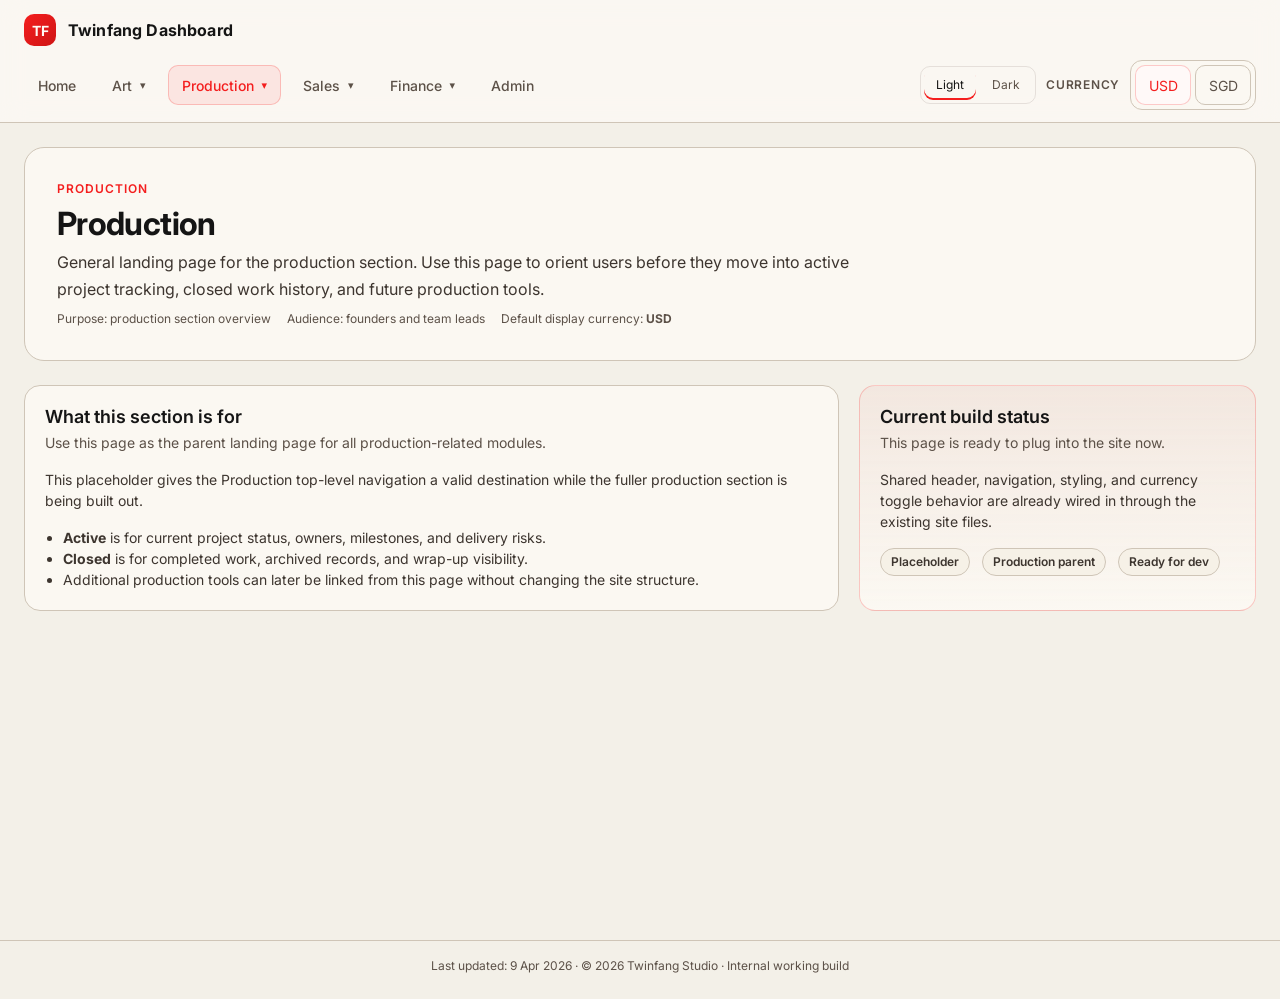
<file: production.html>
<!DOCTYPE html>

<html lang="en">
<head>
<meta charset="utf-8"/>
<meta content="width=device-width, initial-scale=1.0" name="viewport"/>
<title>Twinfang — Production</title>
<meta content="Twinfang production placeholder landing page." name="description"/>
<link href="https://fonts.googleapis.com" rel="preconnect"/>
<link crossorigin="" href="https://fonts.gstatic.com" rel="preconnect"/>
<link href="https://fonts.googleapis.com/css2?family=Inter:wght@400;500;600;700&amp;display=swap" rel="stylesheet"/>
<script src="./theme-init.js"></script>
<link href="./design-tokens.css" rel="stylesheet"/>
<link href="./layout.css" rel="stylesheet"/>
<link href="./components.css" rel="stylesheet"/>
</head>
<body>
<div class="app-shell">
<header class="site-header">
<div class="site-header-inner">
<a aria-label="Twinfang home" class="brand-lockup" href="./index.html">
<span class="nav-mark">TF</span>
<span class="brand-copy">
<span class="brand-line">Twinfang Dashboard</span>
</span>
</a>
<nav aria-label="Primary" class="nav nav--sub">
<div class="nav-links nav-links--primary"><a class="nav-link" href="./index.html">Home</a><div class="nav-dropdown"><a aria-haspopup="true" class="nav-link nav-link--dropdown" href="./art.html">Art</a><div aria-label="Art submenu" class="nav-dropdown-menu"><a class="nav-dropdown-link" href="./recruitment.html">Hiring Dashboard</a></div></div><div class="nav-dropdown"><a aria-haspopup="true" class="nav-link is-active nav-link--dropdown" href="./production.html">Production</a><div aria-label="Production submenu" class="nav-dropdown-menu"><a class="nav-dropdown-link" href="./production-active.html">Active Projects</a><a class="nav-dropdown-link" href="./production-closed.html">Closed Projects</a></div></div><div class="nav-dropdown"><a aria-haspopup="true" class="nav-link nav-link--dropdown" href="./sales.html">Sales</a><div aria-label="Sales submenu" class="nav-dropdown-menu"><a class="nav-dropdown-link" href="./commission.html">Commission</a></div></div><div class="nav-dropdown"><a aria-haspopup="true" class="nav-link nav-link--dropdown" href="./finance.html">Finance</a><div aria-label="Finance submenu" class="nav-dropdown-menu"><a class="nav-dropdown-link" href="./founder-payouts.html">Founder Payouts</a><a class="nav-dropdown-link" href="./payout-logic.html">Payout Logic</a></div></div><a class="nav-link" href="./admin.html">Admin</a></div>
<div class="nav-utility">
<div aria-label="Theme display preference" class="theme-toggle">
<span class="theme-toggle-label">Theme</span>
<div aria-label="Theme selector" class="segmented" role="tablist">
<button aria-pressed="false" class="segmented-item" data-theme-option="light" type="button">Light</button>
<button aria-pressed="false" class="segmented-item" data-theme-option="dark" type="button">Dark</button>
</div>
</div>
<div aria-label="Currency display preference" class="currency-toggle">
<span class="currency-toggle-label">Currency</span>
<div aria-label="Currency selector" class="segmented" role="tablist">
<button aria-pressed="true" class="segmented-item is-active" data-currency-option="USD" type="button">USD</button>
<button aria-pressed="false" class="segmented-item" data-currency-option="SGD" type="button">SGD</button>
</div>
</div>
</div>
</nav>
</div>
</header>
<main class="page-wrap page-stack">
<header class="page-header hero-card">
<span class="page-eyebrow">Production</span>
<h1 class="page-title">Production</h1>
<p class="page-subtitle">General landing page for the production section. Use this page to orient users before they move into active project tracking, closed work history, and future production tools.</p>
<div class="page-meta">
<span>Purpose: production section overview</span>
<span>Audience: founders and team leads</span>
<span>Default display currency: <strong data-currency-display="">USD</strong></span>
</div>
</header>
<section class="grid grid-12">
<article class="card span-8">
<div class="card-header">
<div>
<h2 class="card-title">What this section is for</h2>
<p class="card-subtitle">Use this page as the parent landing page for all production-related modules.</p>
</div>
</div>
<div class="card-body">
<p class="m-0 soft">This placeholder gives the Production top-level navigation a valid destination while the fuller production section is being built out.</p>
<ul class="menu-list">
<li><strong>Active</strong> is for current project status, owners, milestones, and delivery risks.</li>
<li><strong>Closed</strong> is for completed work, archived records, and wrap-up visibility.</li>
<li>Additional production tools can later be linked from this page without changing the site structure.</li>
</ul>
</div>
</article>
<article class="card span-4 card--callout">
<div class="card-header">
<div>
<h2 class="card-title">Current build status</h2>
<p class="card-subtitle">This page is ready to plug into the site now.</p>
</div>
</div>
<div class="card-body">
<p class="m-0 soft">Shared header, navigation, styling, and currency toggle behavior are already wired in through the existing site files.</p>
<div class="cluster">
<span class="badge">Placeholder</span>
<span class="badge">Production parent</span>
<span class="badge">Ready for dev</span>
</div>
</div>
</article>
</section>
</main>
</div>
<footer class="site-footer">
<div class="site-footer-inner">
<p class="site-footer-copy">Last updated: 9 Apr 2026 · © 2026 Twinfang Studio · Internal working build</p>
</div>
</footer>
<script src="./theme.js"></script>
<script src="./app.js"></script>
</body>
</html>
</file>
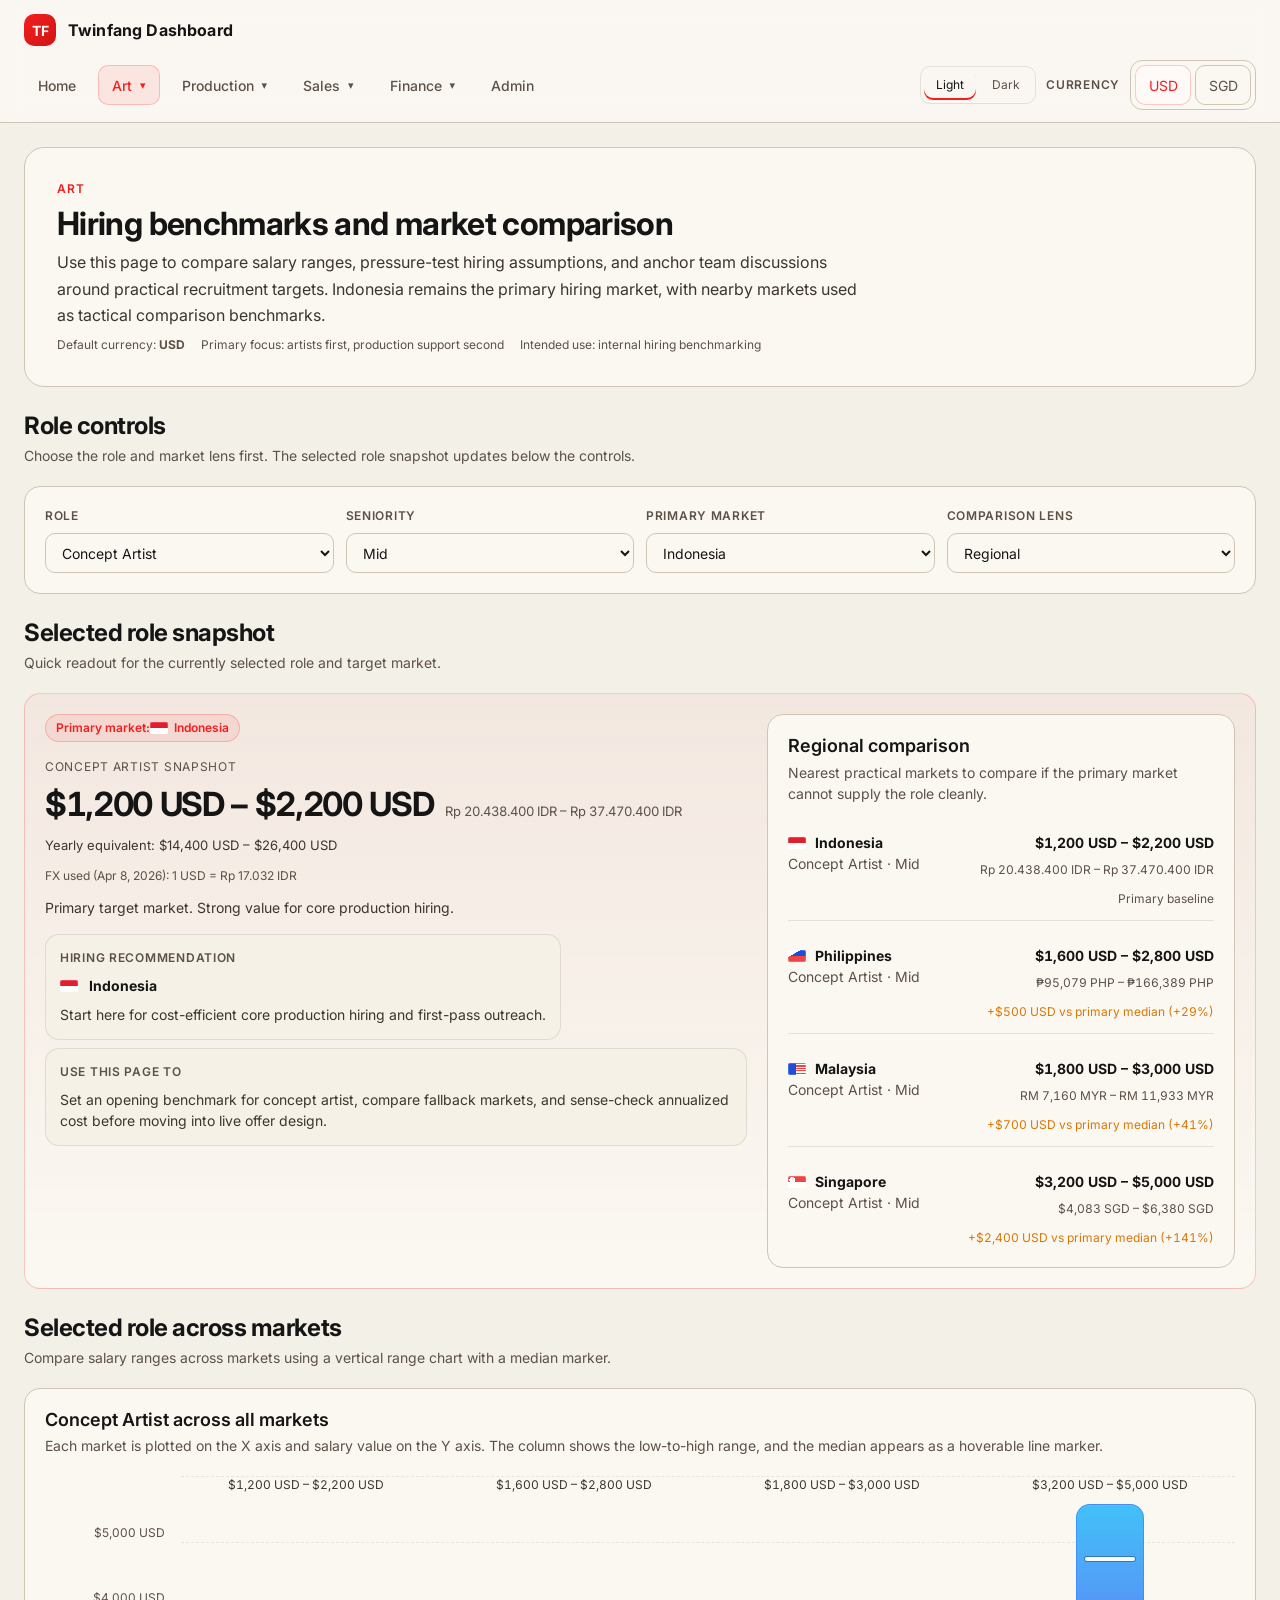
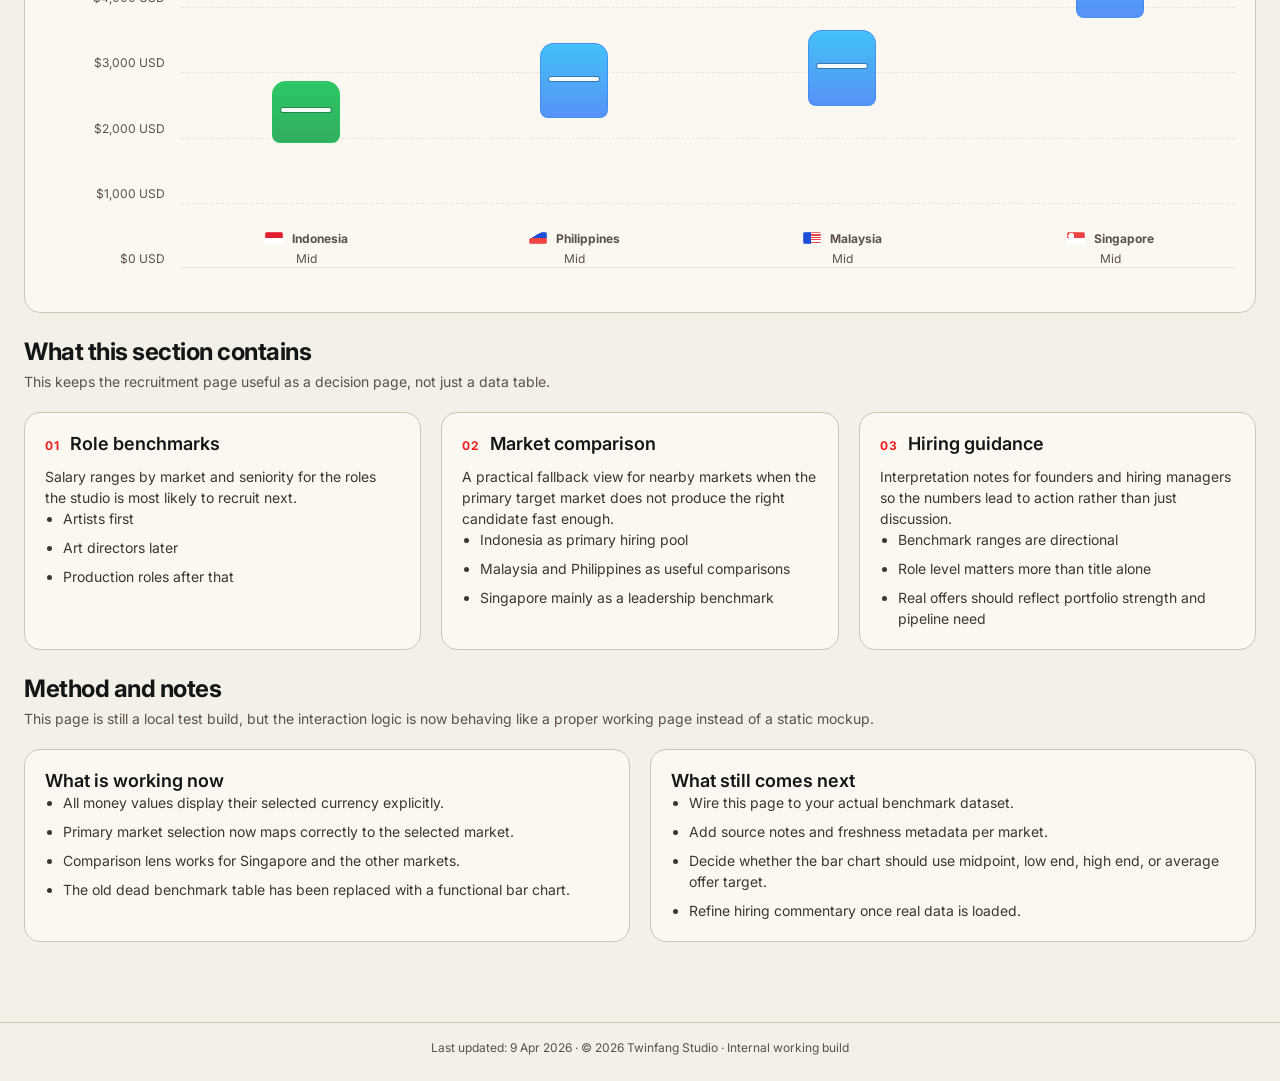
<file: recruitment.html>
<!DOCTYPE html>

<html lang="en">
<head>
<meta charset="utf-8"/>
<meta content="width=device-width, initial-scale=1.0" name="viewport"/>
<title>Twinfang — Art Hiring Dashboard</title>
<meta content="Twinfang recruitment benchmarks and hiring guidance." name="description"/>
<link href="https://fonts.googleapis.com" rel="preconnect"/>
<link crossorigin="" href="https://fonts.gstatic.com" rel="preconnect"/>
<link href="https://fonts.googleapis.com/css2?family=Inter:wght@400;500;600;700&amp;display=swap" rel="stylesheet"/>
<script src="./theme-init.js"></script>
<link href="./design-tokens.css" rel="stylesheet"/>
<link href="./layout.css" rel="stylesheet"/>
<link href="./components.css" rel="stylesheet"/>
</head>
<body>
<div class="app-shell">
<header class="site-header">
<div class="site-header-inner">
<a aria-label="Twinfang home" class="brand-lockup" href="./index.html">
<span class="nav-mark">TF</span>
<span class="brand-copy"><span class="brand-line">Twinfang Dashboard</span></span>
</a>
<nav aria-label="Primary" class="nav nav--sub">
<div class="nav-links nav-links--primary"><a class="nav-link" href="./index.html">Home</a><div class="nav-dropdown"><a aria-haspopup="true" class="nav-link is-active nav-link--dropdown" href="./art.html">Art</a><div aria-label="Art submenu" class="nav-dropdown-menu"><a class="nav-dropdown-link is-active" href="./recruitment.html">Hiring Dashboard</a></div></div><div class="nav-dropdown"><a aria-haspopup="true" class="nav-link nav-link--dropdown" href="./production.html">Production</a><div aria-label="Production submenu" class="nav-dropdown-menu"><a class="nav-dropdown-link" href="./production-active.html">Active Projects</a><a class="nav-dropdown-link" href="./production-closed.html">Closed Projects</a></div></div><div class="nav-dropdown"><a aria-haspopup="true" class="nav-link nav-link--dropdown" href="./sales.html">Sales</a><div aria-label="Sales submenu" class="nav-dropdown-menu"><a class="nav-dropdown-link" href="./commission.html">Commission</a></div></div><div class="nav-dropdown"><a aria-haspopup="true" class="nav-link nav-link--dropdown" href="./finance.html">Finance</a><div aria-label="Finance submenu" class="nav-dropdown-menu"><a class="nav-dropdown-link" href="./founder-payouts.html">Founder Payouts</a><a class="nav-dropdown-link" href="./payout-logic.html">Payout Logic</a></div></div><a class="nav-link" href="./admin.html">Admin</a></div>
<div class="nav-utility">
<div aria-label="Theme display preference" class="theme-toggle">
<span class="theme-toggle-label">Theme</span>
<div aria-label="Theme selector" class="segmented" role="tablist">
<button aria-pressed="false" class="segmented-item" data-theme-option="light" type="button">Light</button>
<button aria-pressed="false" class="segmented-item" data-theme-option="dark" type="button">Dark</button>
</div>
</div>
<div aria-label="Currency display preference" class="currency-toggle">
<span class="currency-toggle-label">Currency</span>
<div aria-label="Currency selector" class="segmented" role="tablist">
<button aria-pressed="true" class="segmented-item is-active" data-currency-option="USD" type="button">USD</button>
<button aria-pressed="false" class="segmented-item" data-currency-option="SGD" type="button">SGD</button>
</div>
</div>
</div>
</nav>
</div>
</header>
<main class="page-wrap page-stack">
<header class="page-header hero-card">
<span class="page-eyebrow">Art</span>
<h1 class="page-title">Hiring benchmarks and market comparison</h1>
<p class="page-subtitle">Use this page to compare salary ranges, pressure-test hiring assumptions, and anchor team discussions around practical recruitment targets. Indonesia remains the primary hiring market, with nearby markets used as tactical comparison benchmarks.</p>
<div class="page-meta">
<span>Default currency: <strong data-currency-display="">USD</strong></span>
<span>Primary focus: artists first, production support second</span>
<span>Intended use: internal hiring benchmarking</span>
</div>
</header>
<section aria-labelledby="recruitment-controls" class="section-stack">
<div class="section-header">
<div>
<h2 class="section-title" id="recruitment-controls">Role controls</h2>
<p class="section-subtitle">Choose the role and market lens first. The selected role snapshot updates below the controls.</p>
</div>
</div>
<div class="card card--raised">
<div class="control-grid">
<label class="control-group">
<span class="control-label">Role</span>
<select class="select" data-filter-role="">
<option>Concept Artist</option>
<option>3D Artist</option>
<option>Producer</option>
<option>Art Director</option>
</select>
</label>
<label class="control-group">
<span class="control-label">Seniority</span>
<select class="select" data-filter-seniority="">
<option>Mid</option>
<option>Senior</option>
<option>All</option>
</select>
</label>
<label class="control-group">
<span class="control-label">Primary market</span>
<select class="select" data-filter-primary="">
<option>Indonesia</option>
<option>Malaysia</option>
<option>Philippines</option>
<option>Singapore</option>
</select>
</label>
<label class="control-group">
<span class="control-label">Comparison lens</span>
<select class="select" data-filter-compare="">
<option>Regional</option>
<option>Indonesia</option>
<option>Malaysia</option>
<option>Philippines</option>
<option>Singapore</option>
</select>
</label>
</div>
</div>
</section>
<section aria-labelledby="selected-role-title" class="section-stack">
<div class="section-header">
<div>
<h2 class="section-title" id="selected-role-title">Selected role snapshot</h2>
<p class="section-subtitle">Quick readout for the currently selected role and target market.</p>
</div>
</div>
<div class="card card--callout">
<div class="snapshot-grid">
<div class="stack-16">
<div class="badge-row">
<span class="badge badge--accent" data-primary-market="">Primary market: Indonesia</span>
</div>
<div class="salary-band">
<p class="kpi-label" data-role-title="">Concept Artist snapshot</p>
<div class="salary-line">
<span class="salary-range mono" data-role-range="">$0 USD – $0 USD</span>
<span class="salary-local mono" data-role-local="">Rp0 IDR – Rp0 IDR</span>
<span class="salary-caption" data-role-caption="">Yearly equivalent: $0 USD – $0 USD</span>
<span class="salary-fx" data-role-fx="">FX used: —</span>
</div>
<p class="kpi-note" data-role-note="">Primary market note appears here.</p>
</div>
<div class="meta-row">
<div class="mini-panel">
<p class="menu-card-label">Hiring recommendation</p>
<p class="m-0"><strong data-hiring-target="">Indonesia</strong></p>
<p class="m-0 soft" data-hiring-purpose="">Recommended starting market for this role mix.</p>
</div>
<div class="mini-panel">
<p class="menu-card-label">Use this page to</p>
<p class="m-0 soft" data-page-use="">Set an opening benchmark, compare fallback markets, and sanity-check yearly cost before speaking to live candidates.</p>
</div>
</div>
</div>
<div class="card card--raised">
<div class="card-header">
<div>
<h3 class="card-title" data-compare-title="">Regional comparison</h3>
<p class="card-subtitle">Nearest practical markets to compare if the primary market cannot supply the role cleanly.</p>
</div>
</div>
<div class="benchmark-list" data-benchmark-list=""></div>
</div>
</div>
</div>
</section>
<section aria-labelledby="region-chart-title" class="section-stack">
<div class="section-header">
<div>
<h2 class="section-title" id="region-chart-title">Selected role across markets</h2>
<p class="section-subtitle">Compare salary ranges across markets using a vertical range chart with a median marker.</p>
</div>
</div>
<div class="card">
<div class="card-header">
<div>
<h3 class="card-title" data-chart-title="">Selected role across all regions</h3>
<p class="card-subtitle" data-chart-subtitle="">Each region is plotted on the X axis and salary value on the Y axis. The column shows the low-to-high range, and the median appears as a hoverable line marker.</p>
</div>
</div>
<div class="region-chart" data-region-chart=""></div>
</div>
</section>
<section aria-labelledby="hiring-guidance-title" class="section-stack">
<div class="section-header">
<div>
<h2 class="section-title" id="hiring-guidance-title">What this section contains</h2>
<p class="section-subtitle">This keeps the recruitment page useful as a decision page, not just a data table.</p>
</div>
</div>
<div class="grid grid-12">
<article class="card span-4">
<div class="menu-card-top--inline">
<span class="menu-card-code">01</span>
<h3 class="card-title">Role benchmarks</h3>
</div>
<p class="menu-card-copy">Salary ranges by market and seniority for the roles the studio is most likely to recruit next.</p>
<ul class="insight-list">
<li>Artists first</li>
<li>Art directors later</li>
<li>Production roles after that</li>
</ul>
</article>
<article class="card span-4">
<div class="menu-card-top--inline">
<span class="menu-card-code">02</span>
<h3 class="card-title">Market comparison</h3>
</div>
<p class="menu-card-copy">A practical fallback view for nearby markets when the primary target market does not produce the right candidate fast enough.</p>
<ul class="insight-list">
<li>Indonesia as primary hiring pool</li>
<li>Malaysia and Philippines as useful comparisons</li>
<li>Singapore mainly as a leadership benchmark</li>
</ul>
</article>
<article class="card span-4">
<div class="menu-card-top--inline">
<span class="menu-card-code">03</span>
<h3 class="card-title">Hiring guidance</h3>
</div>
<p class="menu-card-copy">Interpretation notes for founders and hiring managers so the numbers lead to action rather than just discussion.</p>
<ul class="insight-list">
<li>Benchmark ranges are directional</li>
<li>Role level matters more than title alone</li>
<li>Real offers should reflect portfolio strength and pipeline need</li>
</ul>
</article>
</div>
</section>
<section aria-labelledby="method-title" class="section-stack">
<div class="section-header">
<div>
<h2 class="section-title" id="method-title">Method and notes</h2>
<p class="section-subtitle">This page is still a local test build, but the interaction logic is now behaving like a proper working page instead of a static mockup.</p>
</div>
</div>
<div class="grid grid-12">
<article class="card span-6">
<h3 class="card-title">What is working now</h3>
<ul class="insight-list">
<li>All money values display their selected currency explicitly.</li>
<li>Primary market selection now maps correctly to the selected market.</li>
<li>Comparison lens works for Singapore and the other markets.</li>
<li>The old dead benchmark table has been replaced with a functional bar chart.</li>
</ul>
</article>
<article class="card span-6">
<h3 class="card-title">What still comes next</h3>
<ul class="insight-list">
<li>Wire this page to your actual benchmark dataset.</li>
<li>Add source notes and freshness metadata per market.</li>
<li>Decide whether the bar chart should use midpoint, low end, high end, or average offer target.</li>
<li>Refine hiring commentary once real data is loaded.</li>
</ul>
</article>
</div>
</section>
</main>
</div>
<footer class="site-footer">
<div class="site-footer-inner">
<p class="site-footer-copy">Last updated: 9 Apr 2026 · © 2026 Twinfang Studio · Internal working build</p>
</div>
</footer>
<script src="./theme.js"></script>
<script src="./app.js"></script>
</body>
</html>
</file>
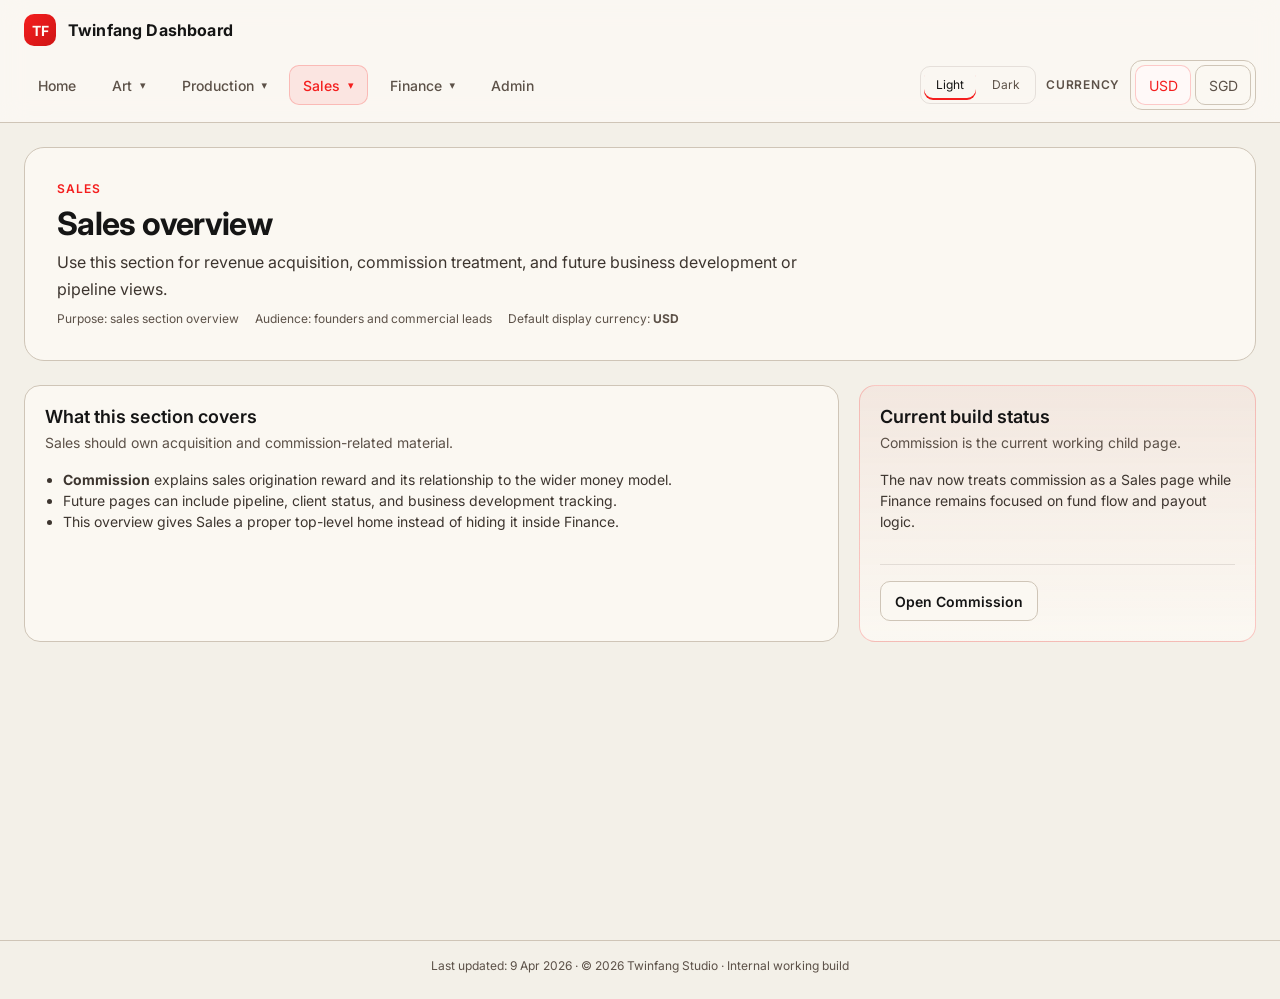
<file: sales.html>
<!DOCTYPE html>

<html lang="en">
<head>
<meta charset="utf-8"/>
<meta content="width=device-width, initial-scale=1.0" name="viewport"/>
<title>Twinfang — Sales</title>
<meta content="Twinfang sales overview covering commissions, business development, and future pipeline tooling." name="description"/>
<link href="https://fonts.googleapis.com" rel="preconnect"/>
<link crossorigin="" href="https://fonts.gstatic.com" rel="preconnect"/>
<link href="https://fonts.googleapis.com/css2?family=Inter:wght@400;500;600;700&amp;display=swap" rel="stylesheet"/>
<script src="./theme-init.js"></script>
<link href="./design-tokens.css" rel="stylesheet"/>
<link href="./layout.css" rel="stylesheet"/>
<link href="./components.css" rel="stylesheet"/>
</head>
<body>
<div class="app-shell">
<header class="site-header">
<div class="site-header-inner">
<a aria-label="Twinfang home" class="brand-lockup" href="./index.html">
<span class="nav-mark">TF</span>
<span class="brand-copy"><span class="brand-line">Twinfang Dashboard</span></span>
</a>
<nav aria-label="Primary" class="nav nav--sub">
<div class="nav-links nav-links--primary"><a class="nav-link" href="./index.html">Home</a><div class="nav-dropdown"><a aria-haspopup="true" class="nav-link nav-link--dropdown" href="./art.html">Art</a><div aria-label="Art submenu" class="nav-dropdown-menu"><a class="nav-dropdown-link" href="./recruitment.html">Hiring Dashboard</a></div></div><div class="nav-dropdown"><a aria-haspopup="true" class="nav-link nav-link--dropdown" href="./production.html">Production</a><div aria-label="Production submenu" class="nav-dropdown-menu"><a class="nav-dropdown-link" href="./production-active.html">Active Projects</a><a class="nav-dropdown-link" href="./production-closed.html">Closed Projects</a></div></div><div class="nav-dropdown"><a aria-haspopup="true" class="nav-link is-active nav-link--dropdown" href="./sales.html">Sales</a><div aria-label="Sales submenu" class="nav-dropdown-menu"><a class="nav-dropdown-link" href="./commission.html">Commission</a></div></div><div class="nav-dropdown"><a aria-haspopup="true" class="nav-link nav-link--dropdown" href="./finance.html">Finance</a><div aria-label="Finance submenu" class="nav-dropdown-menu"><a class="nav-dropdown-link" href="./founder-payouts.html">Founder Payouts</a><a class="nav-dropdown-link" href="./payout-logic.html">Payout Logic</a></div></div><a class="nav-link" href="./admin.html">Admin</a></div>
<div class="nav-utility">
<div aria-label="Theme display preference" class="theme-toggle">
<span class="theme-toggle-label">Theme</span>
<div aria-label="Theme selector" class="segmented" role="tablist">
<button aria-pressed="false" class="segmented-item" data-theme-option="light" type="button">Light</button>
<button aria-pressed="false" class="segmented-item" data-theme-option="dark" type="button">Dark</button>
</div>
</div>
<div aria-label="Currency display preference" class="currency-toggle">
<span class="currency-toggle-label">Currency</span>
<div aria-label="Currency selector" class="segmented" role="tablist">
<button aria-pressed="true" class="segmented-item is-active" data-currency-option="USD" type="button">USD</button>
<button aria-pressed="false" class="segmented-item" data-currency-option="SGD" type="button">SGD</button>
</div>
</div>
</div>
</nav>
</div>
</header>
<main class="page-wrap page-stack">
<header class="page-header hero-card">
<span class="page-eyebrow">Sales</span>
<h1 class="page-title">Sales overview</h1>
<p class="page-subtitle">Use this section for revenue acquisition, commission treatment, and future business development or pipeline views.</p>
<div class="page-meta">
<span>Purpose: sales section overview</span>
<span>Audience: founders and commercial leads</span>
<span>Default display currency: <strong data-currency-display="">USD</strong></span>
</div>
</header>
<section class="grid grid-12">
<article class="card span-8">
<div class="card-header"><div><h2 class="card-title">What this section covers</h2><p class="card-subtitle">Sales should own acquisition and commission-related material.</p></div></div>
<div class="card-body">
<ul class="menu-list">
<li><strong>Commission</strong> explains sales origination reward and its relationship to the wider money model.</li>
<li>Future pages can include pipeline, client status, and business development tracking.</li>
<li>This overview gives Sales a proper top-level home instead of hiding it inside Finance.</li>
</ul>
</div>
</article>
<article class="card span-4 card--callout">
<div class="card-header"><div><h2 class="card-title">Current build status</h2><p class="card-subtitle">Commission is the current working child page.</p></div></div>
<div class="card-body stack-12">
<p class="m-0 soft">The nav now treats commission as a Sales page while Finance remains focused on fund flow and payout logic.</p>
<div class="card-footer"><a class="button button--secondary" href="./commission.html">Open Commission</a></div>
</div>
</article>
</section>
</main>
</div>
<footer class="site-footer">
<div class="site-footer-inner">
<p class="site-footer-copy">Last updated: 9 Apr 2026 · © 2026 Twinfang Studio · Internal working build</p>
</div>
</footer>
<script src="./theme.js"></script>
<script src="./app.js"></script>
</body>
</html>
</file>
<file: design-tokens.css>
:root {
  --font-sans: Inter, ui-sans-serif, system-ui, -apple-system, BlinkMacSystemFont, "Segoe UI", sans-serif;

  --fs-12: 0.75rem;
  --fs-13: 0.8125rem;
  --fs-14: 0.875rem;
  --fs-16: 1rem;
  --fs-18: 1.125rem;
  --fs-24: 1.5rem;
  --fs-32: 2rem;
  --fs-40: 2.5rem;

  --lh-tight: 1.1;
  --lh-snug: 1.25;
  --lh-normal: 1.5;
  --lh-relaxed: 1.65;

  --fw-400: 400;
  --fw-500: 500;
  --fw-600: 600;
  --fw-700: 700;

  --radius-sm: 10px;
  --radius-md: 14px;
  --radius-lg: 16px;
  --radius-xl: 20px;

  --space-4: 4px;
  --space-8: 8px;
  --space-12: 12px;
  --space-16: 16px;
  --space-20: 20px;
  --space-24: 24px;
  --space-32: 32px;
  --space-40: 40px;
  --space-48: 48px;

  --nav-height: 64px;
  --page-max-width: 1400px;
  --content-pad-x: 24px;
  --content-pad-y: 24px;
  --grid-gap: 20px;
  --card-pad: 20px;
  --control-height: 40px;

  --ease-standard: cubic-bezier(0.2, 0, 0, 1);
  --dur-fast: 120ms;
  --dur-med: 180ms;
}

:root,
html[data-theme='light'] {
  --bg: #f3f0e8;
  --bg-2: #efe9de;
  --surface: #fbf8f2;
  --surface-2: #f6f1e7;
  --surface-3: #ede5d8;
  --surface-subtle: #faf6ef;
  --border: #cfc5b7;
  --border-strong: #b8ac9c;
  --border-subtle: rgba(92, 81, 72, 0.14);

  --text: #151515;
  --text-soft: #3d352f;
  --text-muted: #5c5148;
  --text-inverse: #fffaf5;

  --accent: #f41e1e;
  --accent-strong: #cf1515;
  --accent-soft: rgba(244, 30, 30, 0.08);
  --accent-soft-2: rgba(244, 30, 30, 0.14);
  --accent-border: rgba(244, 30, 30, 0.22);

  --info: #2563eb;
  --warning: #d97706;
  --danger: #dc2626;
  --success: #16a34a;

  --shadow-1: none;
  --chart-base: #8f8578;
  --chart-base-soft: rgba(143, 133, 120, 0.22);
  --chart-grid: rgba(92, 81, 72, 0.12);

  --header-bg: rgba(251, 248, 242, 0.92);
  --header-border: var(--border);
  --nav-hover-bg: rgba(255, 255, 255, 0.55);
  --nav-dropdown-bg: rgba(251, 248, 242, 0.98);
  --nav-dropdown-hover: rgba(232, 225, 213, 0.6);
  --button-secondary-bg: var(--surface);
  --button-ghost-color: var(--text-soft);
  --segmented-bg: var(--surface);
  --segmented-active-bg: #fff9f8;
  --input-bg: var(--surface);
  --card-bg: var(--surface);
  --card-bg-raised: var(--surface);
  --card-bg-callout: linear-gradient(180deg, rgba(244, 30, 30, 0.04) 0%, var(--surface) 100%);
  --hero-bg: var(--surface);
  --footer-border: var(--border);
  --selection-bg: var(--accent-soft-2);
  --nav-mark-text: #fffaf5;
}

html[data-theme='dark'] {
  --bg: #181512;
  --bg-2: #1d1916;
  --surface: #221e1b;
  --surface-2: #292420;
  --surface-3: #312b27;
  --surface-subtle: rgba(255, 255, 255, 0.02);
  --border: #433a34;
  --border-strong: #514740;
  --border-subtle: rgba(255, 255, 255, 0.08);

  --text: #f1ece4;
  --text-soft: #d4cabc;
  --text-muted: #b2a596;
  --text-inverse: #fffaf5;

  --accent: #f41e1e;
  --accent-strong: #cf1515;
  --accent-soft: rgba(244, 30, 30, 0.08);
  --accent-soft-2: rgba(244, 30, 30, 0.14);
  --accent-border: rgba(244, 30, 30, 0.2);

  --info: #78c4ff;
  --warning: #f6c65b;
  --danger: #ff7a7a;
  --success: #57d38c;

  --shadow-1: none;
  --chart-base: #7d7369;
  --chart-base-soft: rgba(125, 115, 105, 0.24);
  --chart-grid: rgba(178, 165, 150, 0.14);

  --header-bg: rgba(34, 30, 27, 0.92);
  --header-border: var(--border);
  --nav-hover-bg: rgba(255, 255, 255, 0.03);
  --nav-dropdown-bg: rgba(34, 30, 27, 0.98);
  --nav-dropdown-hover: rgba(255, 255, 255, 0.04);
  --button-secondary-bg: var(--surface-2);
  --button-ghost-color: var(--text-soft);
  --segmented-bg: var(--surface);
  --segmented-active-bg: rgba(244, 30, 30, 0.06);
  --input-bg: var(--surface);
  --card-bg: var(--surface);
  --card-bg-raised: var(--surface-2);
  --card-bg-callout: linear-gradient(180deg, rgba(244, 30, 30, 0.08) 0%, var(--surface) 100%);
  --hero-bg: var(--surface);
  --footer-border: var(--border);
  --selection-bg: var(--accent-soft-2);
  --nav-mark-text: #fffaf5;
}

* { box-sizing: border-box; }

html {
  font-size: 16px;
  -webkit-text-size-adjust: 100%;
  scroll-behavior: smooth;
}

body {
  margin: 0;
  font-family: var(--font-sans);
  font-size: var(--fs-14);
  line-height: var(--lh-normal);
  font-weight: var(--fw-400);
  color: var(--text);
  background: var(--bg);
}

img,
svg,
canvas {
  display: block;
  max-width: 100%;
}

button,
input,
select,
textarea {
  font: inherit;
}

a { color: inherit; }

:focus-visible {
  outline: 2px solid var(--accent-border);
  outline-offset: 2px;
}

::selection {
  background: var(--selection-bg);
}
</file>
<file: layout.css>
.app-shell {
  min-height: 100vh;
}

.page-wrap {
  width: min(100%, var(--page-max-width));
  margin: 0 auto;
  padding: var(--content-pad-y) var(--content-pad-x) var(--space-40);
}

.page-stack {
  display: grid;
  gap: var(--space-24);
}

.page-header {
  display: grid;
  gap: var(--space-8);
  padding-top: var(--space-8);
}

.page-eyebrow {
  color: var(--accent);
  font-size: var(--fs-12);
  font-weight: var(--fw-600);
  letter-spacing: 0.08em;
  text-transform: uppercase;
}

.page-title {
  margin: 0;
  font-size: clamp(2rem, 2.5vw, 2.5rem);
  line-height: var(--lh-tight);
  font-weight: var(--fw-700);
  letter-spacing: -0.02em;
}

.page-subtitle {
  max-width: 80ch;
  margin: 0;
  color: var(--text-soft);
  font-size: var(--fs-16);
  line-height: var(--lh-relaxed);
}

.page-meta {
  display: flex;
  flex-wrap: wrap;
  gap: var(--space-8) var(--space-16);
  color: var(--text-muted);
  font-size: var(--fs-12);
}

.section-stack {
  display: grid;
  gap: var(--space-20);
}

.section-header {
  display: flex;
  align-items: end;
  justify-content: space-between;
  gap: var(--space-16);
}

.section-title {
  margin: 0;
  font-size: var(--fs-24);
  line-height: var(--lh-snug);
  font-weight: var(--fw-700);
  letter-spacing: -0.02em;
}

.section-subtitle {
  margin: var(--space-4) 0 0;
  color: var(--text-muted);
}

.grid {
  display: grid;
  gap: var(--grid-gap);
}

.grid-12 {
  grid-template-columns: repeat(12, minmax(0, 1fr));
}

.span-12 { grid-column: span 12; }
.span-8 { grid-column: span 8; }
.span-7 { grid-column: span 7; }
.span-6 { grid-column: span 6; }
.span-5 { grid-column: span 5; }
.span-4 { grid-column: span 4; }
.span-3 { grid-column: span 3; }

.cluster {
  display: flex;
  flex-wrap: wrap;
  gap: var(--space-12);
}

.stack-8,
.stack-12,
.stack-16,
.stack-20 {
  display: grid;
  align-content: start;
}

.stack-8 { gap: var(--space-8); }
.stack-12 { gap: var(--space-12); }
.stack-16 { gap: var(--space-16); }
.stack-20 { gap: var(--space-20); }

.split {
  display: flex;
  justify-content: space-between;
  gap: var(--space-16);
}

.split-start {
  display: flex;
  align-items: flex-start;
  justify-content: space-between;
  gap: var(--space-16);
}

.hidden {
  display: none !important;
}

.m-0 { margin: 0; }
.muted { color: var(--text-muted); }
.soft { color: var(--text-soft); }
.right { text-align: right; }
.center { text-align: center; }
.mono {
  font-variant-numeric: tabular-nums;
  font-feature-settings: "tnum";
}

@media (max-width: 1100px) {
  .span-8,
  .span-7,
  .span-6,
  .span-5,
  .span-4,
  .span-3 {
    grid-column: span 12;
  }
}

@media (max-width: 768px) {
  :root {
    --content-pad-x: 16px;
    --content-pad-y: 16px;
    --grid-gap: 16px;
    --card-pad: 16px;
  }

  .page-subtitle {
    font-size: var(--fs-14);
  }

  .section-header,
  .split,
  .split-start {
    flex-direction: column;
    align-items: stretch;
  }
}
</file>
<file: components.css>
.site-header {
  position: sticky;
  top: 0;
  z-index: 100;
  backdrop-filter: blur(12px);
  background: var(--header-bg);
  border-bottom: 1px solid var(--header-border);
}

.site-header-inner {
  width: min(100%, var(--page-max-width));
  margin: 0 auto;
  padding: 14px var(--content-pad-x) 12px;
  display: grid;
  gap: 14px;
}

.brand-lockup {
  display: inline-flex;
  align-items: center;
  gap: var(--space-12);
  text-decoration: none;
  width: fit-content;
}

.brand-copy {
  display: grid;
  gap: 2px;
}

.brand-line {
  color: var(--text);
  font-size: 1rem;
  font-weight: var(--fw-700);
  letter-spacing: 0.01em;
}

.nav {
  display: flex;
  align-items: center;
  justify-content: space-between;
  gap: var(--space-20);
}

.nav--sub { min-height: 48px; }

.nav-mark {
  width: 32px;
  height: 32px;
  display: grid;
  place-items: center;
  border-radius: 10px;
  background: linear-gradient(135deg, var(--accent) 0%, var(--accent-strong) 100%);
  color: var(--nav-mark-text);
  font-size: var(--fs-14);
  font-weight: var(--fw-700);
}

.nav-links {
  display: flex;
  flex-wrap: wrap;
  align-items: center;
  gap: var(--space-8);
}
.nav-links--primary { justify-content: flex-start; }
.nav-utility {
  display: flex;
  align-items: center;
  justify-content: flex-end;
  gap: var(--space-10, 10px);
  margin-left: auto;
}

.nav-link {
  display: inline-flex;
  align-items: center;
  height: 40px;
  padding: 0 14px;
  border-radius: var(--radius-sm);
  color: var(--text-muted);
  text-decoration: none;
  font-size: var(--fs-14);
  font-weight: var(--fw-500);
  transition: color var(--dur-fast) var(--ease-standard), background-color var(--dur-fast) var(--ease-standard), border-color var(--dur-fast) var(--ease-standard);
}

.nav-link:hover,
.nav-link:focus-visible {
  color: var(--text);
  background: var(--nav-hover-bg);
}

.nav-link.is-active {
  color: var(--accent);
  background: var(--accent-soft);
  box-shadow: inset 0 0 0 1px var(--accent-border);
}

.nav-dropdown { position: relative; }
.nav-link--dropdown::after {
  content: "▾";
  margin-left: 8px;
  font-size: 11px;
  color: currentColor;
}
.nav-dropdown-menu {
  position: absolute;
  top: calc(100% + 8px);
  left: 0;
  min-width: 180px;
  padding: 8px;
  display: none;
  background: var(--nav-dropdown-bg);
  border: 1px solid var(--border);
  border-radius: 14px;
  box-shadow: var(--shadow-1);
}
.nav-dropdown:hover .nav-dropdown-menu,
.nav-dropdown:focus-within .nav-dropdown-menu { display: grid; gap: 6px; }

.nav-dropdown-link {
  display: flex;
  align-items: center;
  min-height: 38px;
  padding: 0 12px;
  border-radius: 10px;
  color: var(--text-soft);
  text-decoration: none;
  font-size: var(--fs-14);
}
.nav-dropdown-link:hover,
.nav-dropdown-link:focus-visible { color: var(--text); background: var(--nav-dropdown-hover); }

.currency-toggle { display: flex; align-items: center; gap: 10px; }
.currency-toggle .segmented-item {
  min-width: 56px;
}
.currency-toggle-label {
  color: var(--text-muted);
  font-size: var(--fs-12);
  font-weight: var(--fw-600);
  letter-spacing: 0.06em;
  text-transform: uppercase;
}

.theme-toggle {
  display: flex;
  align-items: center;
  gap: 6px;
}
.theme-toggle-label {
  position: absolute;
  width: 1px;
  height: 1px;
  padding: 0;
  margin: -1px;
  overflow: hidden;
  clip: rect(0, 0, 0, 0);
  white-space: nowrap;
  border: 0;
}
.theme-toggle .segmented {
  padding: 2px;
  gap: 2px;
  border-radius: 10px;
  background: transparent;
  border-color: var(--border-subtle, var(--border));
}
.theme-toggle .segmented-item {
  height: 32px;
  min-width: 54px;
  padding: 0 10px;
  font-size: var(--fs-12);
  color: var(--text-muted);
  border-color: transparent;
}
.theme-toggle .segmented-item:hover,
.theme-toggle .segmented-item:focus-visible {
  color: var(--text-soft);
  background: var(--nav-hover-bg);
}
.theme-toggle .segmented-item.is-active {
  background: transparent;
  color: var(--text);
  border-color: transparent;
  box-shadow: inset 0 -2px 0 var(--accent);
}

.card {
  background: var(--card-bg);
  border: 1px solid var(--border);
  border-radius: var(--radius-lg);
  box-shadow: var(--shadow-1);
  padding: var(--card-pad);
}
.card--raised { background: var(--card-bg-raised); }
.card--callout { background: var(--card-bg-callout); border-color: var(--accent-border); }
.card-header {
  display: flex;
  align-items: flex-start;
  justify-content: space-between;
  gap: var(--space-16);
  margin-bottom: var(--space-16);
}
.card-title { margin: 0; font-size: var(--fs-18); line-height: var(--lh-snug); font-weight: var(--fw-600); }
.card-subtitle { margin: var(--space-4) 0 0; color: var(--text-muted); }
.card-body { display: grid; gap: var(--space-16); }
.card-footer { margin-top: var(--space-16); padding-top: var(--space-16); border-top: 1px solid var(--border-subtle); }

.button,
.segmented-item,
.select,
.input {
  height: var(--control-height);
  border-radius: var(--radius-sm);
  border: 1px solid var(--border);
}

.button {
  display: inline-flex;
  align-items: center;
  justify-content: center;
  gap: var(--space-8);
  padding: 0 14px;
  cursor: pointer;
  text-decoration: none;
  font-weight: var(--fw-600);
  transition: transform var(--dur-fast) var(--ease-standard), background-color var(--dur-fast) var(--ease-standard), border-color var(--dur-fast) var(--ease-standard), color var(--dur-fast) var(--ease-standard);
}
.button:hover { transform: translateY(-1px); }
.button:active { transform: translateY(0); }
.button--primary { background: var(--accent); border-color: transparent; color: var(--nav-mark-text); }
.button--secondary { background: var(--button-secondary-bg); color: var(--text); }
.button--ghost { background: transparent; color: var(--text-soft); }

.segmented {
  display: inline-flex;
  padding: 4px;
  gap: 4px;
  border: 1px solid var(--border);
  border-radius: 12px;
  background: var(--segmented-bg);
}
.segmented-item {
  padding: 0 12px;
  background: transparent;
  color: var(--text-muted);
  cursor: pointer;
}
.segmented-item.is-active { background: var(--segmented-active-bg); color: var(--accent); border-color: var(--accent-border); }

.control-grid {
  display: grid;
  grid-template-columns: repeat(4, minmax(0, 1fr));
  gap: var(--space-12);
}
.control-group { display: grid; gap: var(--space-8); }
.control-label {
  color: var(--text-muted);
  font-size: var(--fs-12);
  font-weight: var(--fw-600);
  letter-spacing: 0.06em;
  text-transform: uppercase;
}
.select,
.input {
  width: 100%;
  padding: 0 12px;
  background: var(--input-bg);
  color: var(--text);
}

.kpi-value {
  margin: 0;
  font-size: 1.75rem;
  line-height: 1.05;
  font-weight: var(--fw-700);
  letter-spacing: -0.03em;
}
.kpi-label { margin: 0; color: var(--text-muted); font-size: var(--fs-12); text-transform: uppercase; letter-spacing: 0.06em; }
.kpi-note { margin: 0; color: var(--text-soft); }


.flag-badge {
  display: inline-block;
  width: 18px;
  height: 12px;
  border-radius: 2px;
  margin-right: 8px;
  vertical-align: -1px;
  box-shadow: inset 0 0 0 1px rgba(255,255,255,0.18);
  overflow: hidden;
}
.flag-badge--id {
  background: linear-gradient(to bottom, #e11d2e 0 50%, #ffffff 50% 100%);
}
.flag-badge--sg {
  background:
    radial-gradient(circle at 24% 32%, #ffffff 0 18%, transparent 19%),
    radial-gradient(circle at 28% 32%, #ef4444 0 14%, transparent 15%),
    linear-gradient(to bottom, #ef4444 0 50%, #ffffff 50% 100%);
}
.flag-badge--my {
  background:
    linear-gradient(to right, #1d4ed8 0 42%, transparent 42%),
    repeating-linear-gradient(to bottom, #ef4444 0 10%, #ffffff 10% 20%);
}
.flag-badge--ph {
  background:
    linear-gradient(150deg, #ffffff 0 32%, transparent 33%),
    linear-gradient(to bottom, #1d4ed8 0 50%, #ef4444 50% 100%);
}
.badge .flag-badge, .benchmark-item .flag-badge, .region-x-label .flag-badge {
  margin-right: 6px;
}
.badge-row,
.meta-row,
.stat-row { display: flex; flex-wrap: wrap; gap: var(--space-8); }
.badge-row {
  align-items: flex-start;
}
.badge {
  display: inline-flex;
  align-items: center;
  align-self: flex-start;
  flex: 0 0 auto;
  width: auto;
  white-space: nowrap;
  min-height: 28px;
  padding: 0 10px;
  border-radius: 999px;
  border: 1px solid var(--border);
  color: var(--text-soft);
  background: var(--surface-2);
  font-size: var(--fs-12);
  font-weight: var(--fw-600);
}
.badge--accent { background: var(--accent-soft); border-color: var(--accent-border); color: var(--accent); }
.badge--info { background: rgba(56, 189, 248, 0.12); border-color: rgba(56, 189, 248, 0.35); color: var(--info); }
.badge--warning { background: rgba(245, 158, 11, 0.12); border-color: rgba(245, 158, 11, 0.35); color: var(--warning); }

.snapshot-grid {
  display: grid;
  grid-template-columns: 1.2fr 0.8fr;
  gap: var(--space-20);
}
.salary-band {
  display: grid;
  gap: var(--space-8);
}
.salary-line {
  display: flex;
  align-items: baseline;
  gap: var(--space-12);
  flex-wrap: wrap;
}
.salary-range {
  font-size: clamp(1.8rem, 2.6vw, 2.6rem);
  line-height: 1;
  letter-spacing: -0.04em;
  font-weight: var(--fw-700);
}
.salary-caption { color: var(--text-muted); font-size: var(--fs-13); }
.salary-local {
  font-size: var(--fs-13);
  color: var(--text-muted);
}
.benchmark-value { display: grid; gap: 4px; justify-items: end; }
.benchmark-local { font-size: var(--fs-12); color: var(--text-muted); }

.salary-fx {
  display: block;
  width: 100%;
  font-size: var(--fs-12);
  color: var(--text-muted);
}
.benchmark-fx {
  font-size: var(--fs-11);
  color: var(--text-muted);
}
.benchmark-delta { font-size: var(--fs-12); color: var(--text-soft); }
.benchmark-delta.is-positive { color: var(--warning); }
.benchmark-delta.is-negative { color: var(--success); }
.benchmark-delta.is-neutral { color: var(--text-muted); }


.benchmark-list {
  display: grid;
  gap: var(--space-12);
}
.benchmark-item {
  display: flex;
  justify-content: space-between;
  gap: var(--space-16);
  padding: 12px 0;
  border-bottom: 1px solid var(--border-subtle);
}
.benchmark-item:last-child { border-bottom: 0; padding-bottom: 0; }

.table-wrap {
  overflow-x: auto;
  border: 1px solid var(--border-subtle);
  border-radius: 14px;
}
.table {
  width: 100%;
  border-collapse: collapse;
  min-width: 860px;
}
.table th,
.table td {
  padding: 12px 14px;
  text-align: left;
  border-bottom: 1px solid var(--border-subtle);
  font-size: var(--fs-13);
}
.table th {
  background: var(--input-bg);
  color: var(--text-muted);
  font-weight: var(--fw-600);
  text-transform: uppercase;
  letter-spacing: 0.05em;
}
.table td.num,
.table th.num { text-align: right; }
.table tr:hover td { background: var(--nav-hover-bg); }

.menu-card-top--inline {
  display: flex;
  align-items: baseline;
  gap: 10px;
  margin-bottom: 10px;
}
.menu-card-code {
  color: var(--accent);
  font-size: var(--fs-12);
  font-weight: var(--fw-700);
  letter-spacing: 0.08em;
  text-transform: uppercase;
}
.menu-card-copy { margin: 0; color: var(--text-soft); }
.menu-card-label { margin: 0; color: var(--text-muted); font-size: var(--fs-12); font-weight: var(--fw-600); letter-spacing: 0.06em; text-transform: uppercase; }
.menu-list { margin: 0; padding-left: 18px; color: var(--text-soft); }
.finance-subgrid { display: grid; grid-template-columns: repeat(2,minmax(0,1fr)); gap: var(--space-12); }
.mini-panel { display: grid; gap: var(--space-8); padding: 14px; border: 1px solid var(--border-subtle); border-radius: 14px; background: var(--surface-2); }
.text-link { color: var(--accent); text-decoration: none; font-weight: var(--fw-600); }
.text-link:hover { text-decoration: underline; }
.hero-card { background: var(--card-bg-raised); border: 1px solid var(--border); border-radius: var(--radius-xl); box-shadow: var(--shadow-1); padding: clamp(20px, 3vw, 32px); }
.insight-list { margin: 0; padding-left: 18px; color: var(--text-soft); display: grid; gap: 8px; }
.note-stack { display: grid; gap: 12px; }

@media (max-width: 1100px) {
  .control-grid,
  .snapshot-grid,
  .finance-subgrid { grid-template-columns: 1fr; }
}

@media (max-width: 768px) {
  .nav,
  .nav-utility,
  .currency-toggle,
  .theme-toggle { align-items: flex-start; }
  .nav { flex-direction: column; }
  .nav-utility {
    margin-left: 0;
    width: 100%;
    justify-content: space-between;
    flex-wrap: wrap;
  }
  .nav-links { width: 100%; }
  .nav-link { width: 100%; justify-content: flex-start; }
  .nav-dropdown { width: 100%; }
  .nav-link--dropdown { width: 100%; justify-content: space-between; }
  .nav-dropdown-menu { position: static; margin-top: 6px; min-width: 100%; }
}

.region-chart { display: grid; gap: 18px; }
.region-row { display: grid; gap: 8px; }
.region-meta { display: flex; justify-content: space-between; gap: 16px; align-items: end; }
.region-bar-track {
  width: 100%;
  height: 16px;
  border-radius: 999px;
  background: var(--surface-2);
  border: 1px solid var(--border-subtle);
  overflow: hidden;
}
.region-bar {
  height: 100%;
  border-radius: 999px;
  background: linear-gradient(90deg, rgba(56, 189, 248, 0.95) 0%, rgba(59, 130, 246, 0.95) 100%);
}
.region-bar.is-primary {
  background: linear-gradient(90deg, rgba(34, 197, 94, 0.95) 0%, rgba(22, 163, 74, 0.95) 100%);
}
.region-bar.is-compare:not(.is-primary) {
  background: linear-gradient(90deg, rgba(245, 158, 11, 0.95) 0%, rgba(217, 119, 6, 0.95) 100%);
}
@media (max-width: 768px) { .region-meta { flex-direction: column; align-items: stretch; } }


.region-chart { overflow-x: auto; }
.region-chart-vertical {
  display: grid;
  grid-template-columns: 120px minmax(640px, 1fr);
  gap: 16px;
  align-items: stretch;
  min-height: 420px;
}
.region-y-axis {
  display: grid;
  grid-template-rows: repeat(6, 1fr);
  align-items: end;
  justify-items: end;
  padding: 4px 0 24px;
  color: var(--text-muted);
  font-size: var(--fs-12);
}
.region-chart-panel {
  position: relative;
  min-height: 420px;
  padding: 4px 0 24px;
}
.region-grid-lines {
  position: absolute;
  inset: 4px 0 24px 0;
  display: grid;
  grid-template-rows: repeat(6, 1fr);
  pointer-events: none;
}
.region-grid-lines span {
  border-top: 1px dashed var(--chart-grid);
}
.region-grid-lines span:last-child {
  border-bottom: 1px solid var(--border-subtle);
}
.region-columns {
  position: absolute;
  inset: 4px 0 24px 0;
  display: grid;
  grid-template-columns: repeat(auto-fit, minmax(120px, 1fr));
  gap: 18px;
  align-items: end;
}
.region-column-wrap {
  height: 100%;
  display: grid;
  grid-template-rows: auto 1fr auto;
  gap: 10px;
}
.region-column-meta {
  text-align: center;
  font-size: var(--fs-12);
  color: var(--text-soft);
}
.region-plot-area {
  position: relative;
  height: 100%;
}
.region-column {
  position: absolute;
  left: 50%;
  transform: translateX(-50%);
  width: min(68px, 100%);
  min-height: 12px;
  border-radius: 14px 14px 8px 8px;
  border: 1px solid rgba(59, 130, 246, 0.65);
  background: linear-gradient(180deg, rgba(56, 189, 248, 0.95) 0%, rgba(59, 130, 246, 0.86) 100%);
  box-shadow: inset 0 1px 0 rgba(255,255,255,0.08);
}
.region-column.is-primary {
  border-color: rgba(34, 197, 94, 0.72);
  background: linear-gradient(180deg, rgba(34, 197, 94, 0.96) 0%, rgba(22, 163, 74, 0.88) 100%);
}
.region-column.is-compare:not(.is-primary) {
  border-color: rgba(245, 158, 11, 0.72);
  background: linear-gradient(180deg, rgba(245, 158, 11, 0.95) 0%, rgba(217, 119, 6, 0.88) 100%);
}
.region-median-line {
  position: absolute;
  left: 8px;
  right: 8px;
  height: 4px;
  border: 0;
  border-radius: 999px;
  background: rgba(255,255,255,0.95);
  box-shadow: 0 0 0 1px rgba(15, 23, 42, 0.35);
  cursor: help;
}
.region-median-line:hover,
.region-median-line:focus-visible {
  outline: 2px solid rgba(255,255,255,0.55);
  outline-offset: 2px;
}
.region-x-label {
  display: grid;
  gap: 2px;
  text-align: center;
}
.region-x-label strong { font-size: var(--fs-13); }
.region-x-label span { color: var(--text-muted); font-size: var(--fs-12); }
@media (max-width: 900px) {
  .region-chart-vertical {
    grid-template-columns: 88px minmax(520px, 1fr);
    min-height: 360px;
  }
  .region-chart-panel { min-height: 360px; }
  .region-column { width: min(52px, 100%); }
}


.segmented--compact { align-self: start; }

.region-dumbbell-wrap {
  height: 100%;
  display: grid;
  grid-template-rows: auto 1fr auto;
  gap: 10px;
}
.region-dumbbell-meta {
  text-align: center;
  font-size: var(--fs-12);
  color: var(--text-soft);
}
.region-dumbbell-area {
  position: relative;
  height: 100%;
}
.region-dumbbell-line {
  position: absolute;
  left: 50%;
  transform: translateX(-50%);
  width: 6px;
  border-radius: 999px;
  background: linear-gradient(180deg, rgba(56, 189, 248, 0.25) 0%, rgba(59, 130, 246, 0.95) 100%);
  border: 1px solid rgba(59, 130, 246, 0.45);
}
.region-dumbbell-line.is-primary {
  background: linear-gradient(180deg, rgba(34, 197, 94, 0.25) 0%, rgba(22, 163, 74, 0.95) 100%);
  border-color: rgba(34, 197, 94, 0.55);
}
.region-dumbbell-line.is-compare:not(.is-primary) {
  background: linear-gradient(180deg, rgba(245, 158, 11, 0.25) 0%, rgba(217, 119, 6, 0.95) 100%);
  border-color: rgba(245, 158, 11, 0.55);
}
.region-dumbbell-dot,
.region-dumbbell-median {
  position: absolute;
  left: 50%;
  transform: translate(-50%, 50%);
  border-radius: 999px;
}
.region-dumbbell-dot {
  width: 16px;
  height: 16px;
  border: 2px solid rgba(255,255,255,0.82);
  box-shadow: 0 0 0 2px rgba(15, 23, 42, 0.28);
  background: rgba(59, 130, 246, 0.98);
}
.region-dumbbell-dot.is-primary { background: rgba(22, 163, 74, 0.98); }
.region-dumbbell-dot.is-compare:not(.is-primary) { background: rgba(217, 119, 6, 0.98); }
.region-dumbbell-median {
  width: 18px;
  height: 18px;
  border: 0;
  cursor: help;
  background: rgba(255,255,255,0.96);
  box-shadow: 0 0 0 2px rgba(15, 23, 42, 0.3);
}
.region-dumbbell-median:hover,
.region-dumbbell-median:focus-visible {
  outline: 2px solid rgba(255,255,255,0.55);
  outline-offset: 2px;
}

.salary-band { display:grid; gap: var(--space-12); }
.salary-caption { display:block; color: var(--text-soft); font-size: var(--fs-13); margin-top: 2px; }
.benchmark-item { align-items: start; }
.benchmark-value { display:grid; gap: 8px; }
.benchmark-local { font-size: var(--fs-12); color: var(--text-muted); }
.benchmark-delta.is-negative { color: var(--warning); }
.benchmark-delta.is-positive { color: var(--warning); }


.site-footer {
  border-top: 1px solid var(--footer-border);
  margin-top: 40px;
}

.site-footer-inner {
  width: min(100%, var(--page-max-width));
  margin: 0 auto;
  padding: 16px var(--content-pad-x) 24px;
}

.site-footer-copy {
  margin: 0;
  color: var(--text-muted);
  font-size: var(--fs-12);
  text-align: center;
}
</file>
